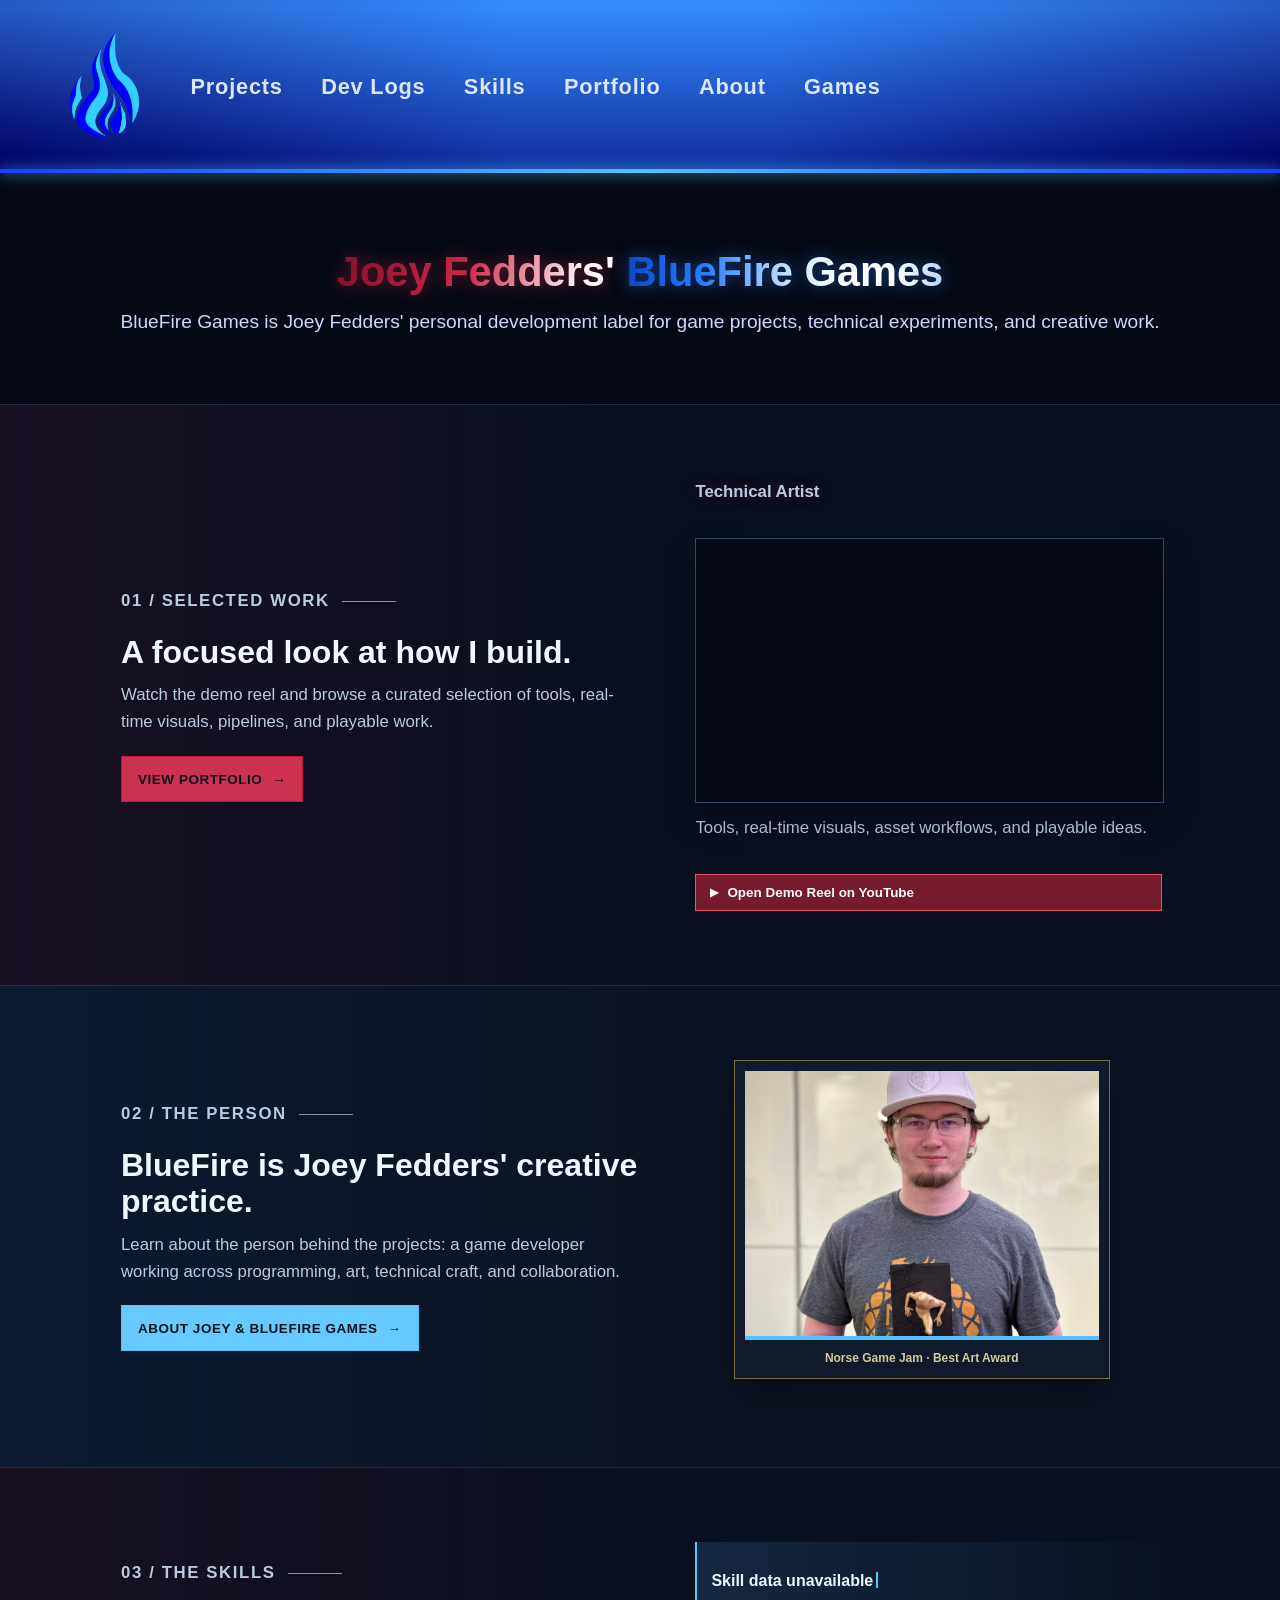
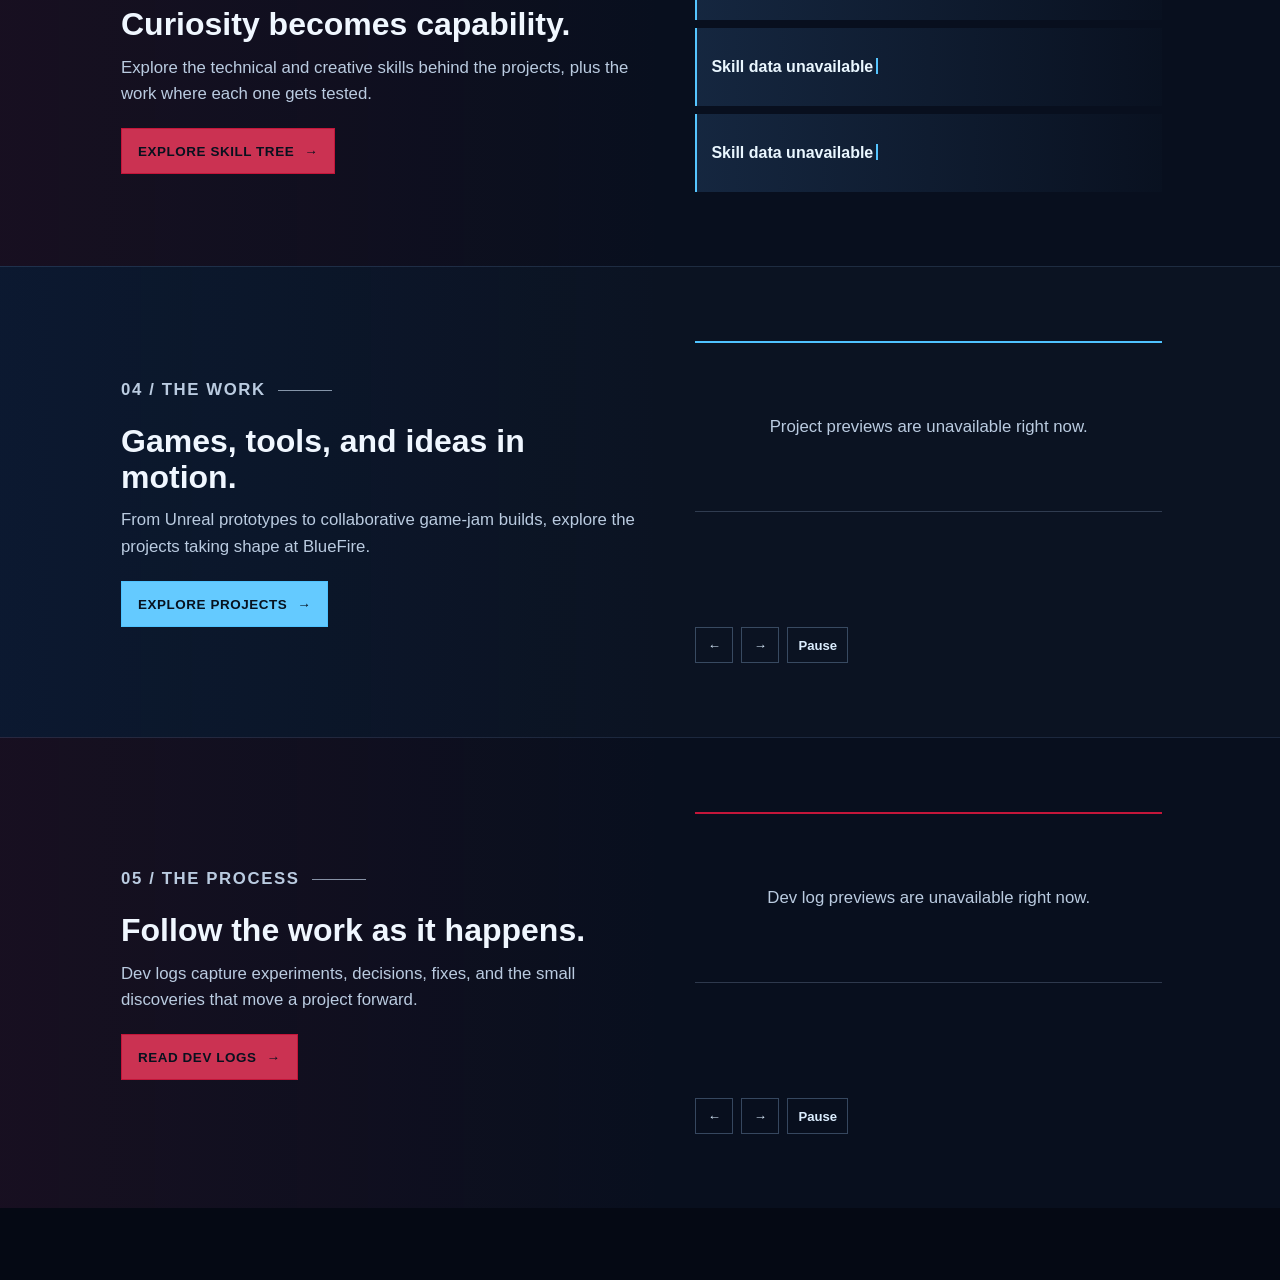
<file: index.html>
<!DOCTYPE html>
<!-- Version: v0.2.4.5.0 -->
<html>
<head>
    <meta charset="UTF-8">
    <meta name="viewport" content="width=device-width, initial-scale=1.0">
    <title>BlueFire Games | Home</title>
    <link rel="stylesheet" href="/style.css">

    <style>
        body {
            background: #050914; /* match project + devlog pages */
            color: #cdd7ff;
            margin: 0;
            font-family: sans-serif;
        }

        .home-intro {
            max-width: 1080px;
            margin: 76px auto 68px;
            padding: 0 24px;
            text-align: center;
        }

        .home-title {
            font-size: 2.6rem;
            line-height: 1.12;
            margin-bottom: 12px;
        }

        .joey-name,
        .bfgName {
            display: inline-block;
            -webkit-background-clip: text;
            background-clip: text;
            color: transparent;
            -webkit-text-fill-color: transparent;
            background-size: 180% 100%;
            background-repeat: no-repeat;
            text-decoration: none;
            font-weight: 800;
        }

        .joey-name {
            background-image: linear-gradient(100deg, #81112c 0%, #cb2746 26%, #fff2f4 49%, #ffffff 57%, #db3150 78%, #761027 100%);
            filter: drop-shadow(0 0 8px rgba(194, 29, 65, 0.5));
            animation: joeyFlare 4.4s ease-in-out infinite;
        }

        .bfgName {
            background-image: linear-gradient(90deg, #0b48c7 0%, #287fff 18%, #d7edff 39%, #ffffff 51%, #ffffff 61%, #68b4ff 81%, #0b48c7 100%);
            background-size: 140% 100%;
            filter: drop-shadow(0 0 8px rgba(35, 119, 255, 0.5));
            animation: bluefireFlare 5.2s ease-in-out infinite;
        }

        @keyframes joeyFlare {
            0%, 100% {
                background-position: 0% 50%;
                filter: drop-shadow(0 0 6px rgba(194, 29, 65, 0.42));
            }
            36% {
                background-position: 58% 50%;
                filter: drop-shadow(0 0 17px rgba(210, 37, 73, 0.85));
            }
            42% {
                filter: drop-shadow(0 0 8px rgba(194, 29, 65, 0.5));
            }
            78% {
                background-position: 100% 50%;
                filter: drop-shadow(0 0 14px rgba(210, 37, 73, 0.7));
            }
        }

        @keyframes bluefireFlare {
            0%, 100% {
                background-position: 0% 50%;
                filter: drop-shadow(0 0 6px rgba(35, 119, 255, 0.42));
            }
            42% {
                background-position: 50% 50%;
                filter: drop-shadow(0 0 16px rgba(35, 119, 255, 0.82));
            }
            48% {
                filter: drop-shadow(0 0 8px rgba(35, 119, 255, 0.52));
            }
            80% {
                background-position: 100% 50%;
                filter: drop-shadow(0 0 13px rgba(35, 119, 255, 0.7));
            }
        }

        p {
            color: #cdd7ff;
            font-size: 1.2rem;
            margin-top: 10px;
            line-height: 1.5;
        }

        .home-sections {
            width: 100%;
            margin: 0 0 72px;
        }

        .home-section {
            --section-accent: #4fc3ff;
            padding: 56px 24px;
            border-top: 1px solid rgba(119, 157, 205, 0.18);
            background: #080f1e;
        }

        .home-section:nth-child(even) {
            background: linear-gradient(90deg, rgba(16, 77, 170, 0.1), transparent 52%), #0b1322;
        }

        .home-section:nth-child(odd) {
            background: linear-gradient(90deg, rgba(151, 20, 52, 0.11), transparent 52%), #080f1e;
        }

        .home-section-projects { --section-accent: #4fc3ff; }
        .home-section-logs { --section-accent: #c4163a; }
        .home-section-skills { --section-accent: #c4163a; }
        .home-section-portfolio { --section-accent: #c4163a; }
        .home-section-about { --section-accent: #4fc3ff; }

        .home-section-inner {
            width: min(1080px, 100%);
            min-height: 240px;
            margin: 0 auto;
            padding: 18px;
            display: grid;
            grid-template-columns: minmax(0, 1fr) minmax(300px, 0.9fr);
            align-items: center;
            gap: 56px;
            box-sizing: border-box;
            border-left: 3px solid transparent;
            outline: 1px solid transparent;
            outline-offset: 0;
            transition: background 0.22s ease, border-color 0.22s ease, box-shadow 0.22s ease, outline-color 0.22s ease;
        }

        @media (hover: hover) {
            .home-section-inner:hover {
                border-left-color: var(--section-accent);
                outline-color: color-mix(in srgb, var(--section-accent) 52%, transparent);
                background: linear-gradient(100deg, color-mix(in srgb, var(--section-accent) 13%, transparent), rgba(12, 20, 34, 0.82) 52%, transparent);
                box-shadow: 0 18px 48px rgba(0, 0, 0, 0.22);
            }
        }

        .home-section-inner:focus-within {
            border-left-color: var(--section-accent);
            outline-color: color-mix(in srgb, var(--section-accent) 52%, transparent);
            background: linear-gradient(100deg, color-mix(in srgb, var(--section-accent) 13%, transparent), rgba(12, 20, 34, 0.82) 52%, transparent);
            box-shadow: 0 18px 48px rgba(0, 0, 0, 0.22);
        }

        .home-section-copy {
            min-width: 0;
        }

        .home-section-kicker {
            display: flex;
            align-items: center;
            gap: 12px;
            margin: 0 0 14px;
            color: var(--section-accent);
            font-size: 0.8rem;
            font-weight: 800;
            letter-spacing: 0.1rem;
            text-transform: uppercase;
        }

        .home-section-kicker::after {
            content: "";
            width: 54px;
            height: 1px;
            background: currentColor;
            opacity: 0.7;
        }

        .home-section h2 {
            margin: 0 0 12px;
            color: #f0f7ff;
            font-size: 2rem;
            line-height: 1.12;
        }

        .home-section p {
            max-width: 580px;
            margin: 0 0 20px;
            color: #bacbe0;
            font-size: 1.05rem;
            line-height: 1.6;
        }

        .home-section-link {
            display: inline-flex;
            align-items: center;
            justify-content: center;
            gap: 10px;
            min-height: 44px;
            padding: 0 16px;
            border: 1px solid var(--section-accent);
            background: color-mix(in srgb, var(--section-accent) 88%, #ffffff 12%);
            color: #07111e;
            font-size: 0.84rem;
            font-weight: 800;
            text-decoration: none;
            text-transform: uppercase;
            letter-spacing: 0.035rem;
            transition: background 0.18s ease, transform 0.18s ease;
        }

        .home-section-link::after {
            content: "→";
            transition: transform 0.18s ease;
        }

        .home-section-link:hover {
            background: #ffffff;
            color: #07111e;
            transform: translateY(-2px);
        }

        .home-section-link:hover::after {
            transform: translateX(4px);
        }

        .home-section-link:focus-visible,
        .home-link:focus-visible {
            outline: 3px solid #f3c969;
            outline-offset: 3px;
        }

        .home-rotator {
            min-width: 0;
        }

        .home-preview-stage {
            min-width: 0;
            min-height: 274px;
        }

        .home-preview {
            position: relative;
            display: block;
            min-height: 274px;
            border-top: 2px solid var(--section-accent);
            border-bottom: 1px solid rgba(160, 184, 214, 0.25);
            outline: 1px solid transparent;
            overflow: hidden;
            background: #091222;
            opacity: 0;
            transition: opacity 0.35s ease, outline-color 0.22s ease, box-shadow 0.22s ease;
        }

        .home-preview.is-visible {
            opacity: 1;
            transform: translateY(0);
        }

        .home-preview-media {
            position: absolute;
            inset: 0;
            display: block;
            min-width: 0;
            min-height: 0;
            overflow: hidden;
            background: #091222;
            color: #ffffff;
            cursor: pointer;
        }

        .home-preview-media .image-loader {
            position: absolute;
            inset: 0;
            width: 100%;
            height: 100%;
        }

        .home-preview-media .image-loader > img,
        .home-preview-media .image-loader > video {
            width: 100%;
            height: 100%;
            object-fit: cover;
            transition: transform 0.45s ease, filter 0.3s ease;
        }

        .home-preview:hover,
        .home-preview:focus-within {
            outline-color: var(--section-accent);
            box-shadow: 0 14px 34px rgba(0, 0, 0, 0.3), 0 0 22px color-mix(in srgb, var(--section-accent) 28%, transparent);
        }

        .home-preview:hover .home-preview-media .image-loader > img,
        .home-preview:hover .home-preview-media .image-loader > video,
        .home-preview:focus-within .home-preview-media .image-loader > img,
        .home-preview:focus-within .home-preview-media .image-loader > video {
            transform: scale(1.045);
            filter: saturate(1.12) brightness(1.05);
        }

        @media (prefers-reduced-motion: reduce) {
            .home-preview,
            .home-preview-media .image-loader > img,
            .home-preview-media .image-loader > video {
                transition: none;
            }
        }

        .home-preview-copy {
            display: flex;
            min-width: 0;
            flex-direction: column;
            justify-content: flex-end;
            position: absolute;
            z-index: 2;
            inset: auto 0 0;
            min-height: 98px;
            padding: 34px 18px 16px;
            pointer-events: none;
            background: linear-gradient(0deg, rgba(3, 8, 17, 0.96), rgba(3, 8, 17, 0.74) 60%, transparent);
        }

        .home-preview-title {
            display: block;
            margin: 0;
            color: #f0f7ff;
            font-size: 1.22rem;
            font-weight: 800;
            line-height: 1.2;
            text-decoration: none;
            overflow-wrap: anywhere;
            pointer-events: auto;
        }

        .home-preview-title:hover {
            color: var(--section-accent);
        }

        .home-preview-empty {
            min-height: 120px;
            display: grid;
            place-items: center;
            padding: 24px;
            border-top: 2px solid var(--section-accent);
            border-bottom: 1px solid rgba(160, 184, 214, 0.25);
            color: #91a6c1;
            font-size: 0.9rem;
            text-align: center;
        }

        .home-cycle-controls {
            display: flex;
            align-items: center;
            gap: 8px;
            margin-top: 12px;
        }

        .home-cycle-controls button {
            min-width: 38px;
            min-height: 36px;
            padding: 6px 10px;
            border: 1px solid rgba(145, 179, 220, 0.34);
            background: transparent;
            color: #dceeff;
            font: inherit;
            font-size: 0.82rem;
            font-weight: 800;
            cursor: pointer;
        }

        .home-cycle-controls button:hover,
        .home-cycle-controls button:focus-visible {
            border-color: var(--section-accent);
            background: rgba(58, 112, 168, 0.18);
        }

        .home-cycle-controls button:disabled {
            opacity: 0.45;
            cursor: not-allowed;
        }

        .home-cycle-count {
            min-width: 52px;
            margin-left: auto;
            color: #91a6c1;
            font-size: 0.75rem;
            text-align: right;
        }

        .home-skill-spotlight {
            display: grid;
            gap: 8px;
            min-width: 0;
        }

        .home-skill-entry {
            --skill-color: #55c5ff;
            --skill-glow: 8px;
            display: grid;
            grid-template-columns: minmax(0, 1fr) auto;
            align-items: center;
            gap: 12px;
            min-height: 58px;
            padding: 10px 14px;
            border-left: 2px solid var(--skill-color);
            background: linear-gradient(90deg, rgba(25, 46, 74, 0.76), rgba(12, 23, 39, 0.28));
        }

        .home-skill-name {
            min-width: 0;
            color: #eaf7ff;
            font-size: 1rem;
            font-weight: 800;
            line-height: 1.3;
            text-shadow: 0 0 var(--skill-glow-soft) var(--skill-color);
            animation: skillFlicker 2.8s ease-in-out infinite;
            overflow-wrap: anywhere;
        }

        @keyframes skillFlicker {
            0%, 100% {
                filter: brightness(1);
                text-shadow: 0 0 var(--skill-glow-soft) var(--skill-color);
            }
            43% {
                filter: brightness(1.14);
                text-shadow: 0 0 var(--skill-glow) var(--skill-color), 0 0 var(--skill-glow-strong) var(--skill-color);
            }
            48% {
                filter: brightness(0.94);
                text-shadow: 0 0 var(--skill-glow-soft) var(--skill-color);
            }
            75% {
                filter: brightness(1.08);
                text-shadow: 0 0 var(--skill-glow) var(--skill-color);
            }
        }

        .home-skill-name::after {
            content: "";
            display: inline-block;
            width: 2px;
            height: 1em;
            margin-left: 3px;
            vertical-align: -0.12em;
            background: var(--skill-color);
            animation: skillCaret 0.8s steps(2, start) infinite;
        }

        @keyframes skillCaret {
            to { visibility: hidden; }
        }

        .home-skill-level {
            color: var(--skill-color);
            font-size: 0.7rem;
            font-weight: 800;
            letter-spacing: 0.04rem;
            white-space: nowrap;
        }

        .home-role-spotlight {
            min-width: 0;
            display: grid;
            gap: 12px;
        }

        .home-role-value {
            min-height: 1.2em;
            margin: 0;
            color: #ffffff;
            font-size: 1.25rem;
            font-weight: 900;
            line-height: 1.16;
            text-shadow: 0 0 16px rgba(196, 22, 58, 0.4);
            transition: opacity 0.24s ease, transform 0.24s ease;
        }

        .home-role-value.is-changing {
            opacity: 0;
            transform: translateY(5px);
        }

        .home-role-note {
            margin: -4px 0 0;
            color: #aebfd5;
            font-size: 0.88rem;
            line-height: 1.5;
        }

        .home-role-reel {
            position: relative;
            width: 100%;
            padding-top: 56.25%;
            border: 1px solid #31496c;
            background: #050914;
            box-shadow: 0 16px 32px rgba(0, 0, 0, 0.28);
            overflow: hidden;
        }

        .home-role-reel iframe {
            position: absolute;
            inset: 0;
            width: 100%;
            height: 100%;
            border: 0;
        }

        .home-demo-link {
            display: inline-flex;
            align-items: center;
            gap: 9px;
            padding: 10px 14px;
            border: 1px solid #e45663;
            background: #761a2d;
            color: #fff;
            font-size: 0.84rem;
            font-weight: 800;
            text-decoration: none;
        }

        .home-demo-link::before {
            content: "▶";
            font-size: 0.68rem;
        }

        .home-demo-link:hover,
        .home-demo-link:focus-visible {
            background: #a9223b;
        }

        .home-about-photos {
            position: relative;
            width: min(100%, 390px);
            margin: 0 auto;
            padding: 0 14px 14px 0;
            box-sizing: border-box;
        }

        .home-about-photos figure {
            position: relative;
            margin: 0;
            min-width: 0;
            padding: 10px 10px 38px;
            border: 1px solid rgba(243, 201, 105, 0.48);
            background: #101a2a;
            box-shadow: 0 20px 40px rgba(0, 0, 0, 0.3);
        }

        .home-about-photos img {
            display: block;
            width: 100%;
            height: auto;
            aspect-ratio: 4 / 3;
            object-fit: cover;
            object-position: center 36%;
            border-bottom: 4px solid var(--section-accent);
        }

        .home-about-photos figcaption {
            position: absolute;
            right: 10px;
            bottom: 11px;
            left: 10px;
            color: #d6c99f;
            font-size: 0.75rem;
            font-weight: 700;
            line-height: 1.3;
            text-align: center;
        }

        @media (prefers-reduced-motion: reduce) {
            .joey-name,
            .bfgName,
            .home-skill-name::after,
            .home-skill-name,
            .home-role-value {
                animation: none;
                transition: none;
            }

            .home-section-link::after,
            .home-preview,
            .home-preview-title {
                transition: none;
            }
        }

        @media (max-width: 680px) {
            main {
                margin: 40px auto 52px;
            }

            .home-title {
                font-size: 2rem;
                line-height: 1.15;
            }

            p {
                font-size: 1.05rem;
            }

            .home-section {
                padding: 38px 18px;
            }

            .home-section-inner,
            .home-section-portfolio .home-section-inner {
                grid-template-columns: minmax(0, 1fr);
                gap: 26px;
                min-height: 0;
                padding: 14px;
            }

            .home-section h2 {
                font-size: 1.7rem;
            }

            .home-preview {
                grid-template-columns: minmax(0, 1fr);
            }

            .home-preview-media {
                min-height: 0;
                aspect-ratio: 16 / 9;
            }

            .home-preview-stage {
                min-height: 0;
            }

            .home-preview-copy {
                min-height: 174px;
                padding: 16px;
            }

            .home-role-value {
                font-size: 1.55rem;
            }
        }

        @media (max-width: 420px) {
            .home-about-photos img {
                aspect-ratio: 4 / 3;
            }
        }
    </style>
</head>

<body>

    <div id="nav-placeholder"></div>

    <main class="home-intro">
        <h1 class="home-title"><span class="joey-name">Joey Fedders'</span> <span class="bfgName">BlueFire Games</span></h1>
        <p>BlueFire Games is Joey Fedders' personal development label for game projects, technical experiments, and creative work.</p>
    </main>

    <section class="home-sections" aria-label="Explore BlueFire Games">
        <section class="home-section home-section-portfolio">
            <div class="home-section-inner">
                <div class="home-section-copy">
                    <p class="home-section-kicker">01 / Selected Work</p>
                    <h2>A focused look at how I build.</h2>
                    <p>Watch the demo reel and browse a curated selection of tools, real-time visuals, pipelines, and playable work.</p>
                    <a class="home-section-link" href="/portfolio/">View Portfolio</a>
                </div>
                <div class="home-role-spotlight" aria-label="Technical Artist and Game Developer">
                    <p class="home-role-value" id="home-role-value" aria-live="off">Technical Artist</p>
                    <div class="home-role-reel">
                        <iframe src="https://www.youtube.com/embed/pVq4BXmdm0I" title="Joey Fedders Demo Reel" loading="lazy" allow="accelerometer; autoplay; clipboard-write; encrypted-media; gyroscope; picture-in-picture; web-share" allowfullscreen></iframe>
                    </div>
                    <p class="home-role-note">Tools, real-time visuals, asset workflows, and playable ideas.</p>
                    <a class="home-demo-link" href="https://youtu.be/pVq4BXmdm0I" target="_blank" rel="noopener noreferrer">Open Demo Reel on YouTube</a>
                </div>
            </div>
        </section>

        <section class="home-section home-section-about">
            <div class="home-section-inner">
                <div class="home-section-copy">
                    <p class="home-section-kicker">02 / The Person</p>
                    <h2>BlueFire is Joey Fedders' creative practice.</h2>
                    <p>Learn about the person behind the projects: a game developer working across programming, art, technical craft, and collaboration.</p>
                    <a class="home-section-link" href="/about.html">About Joey &amp; BlueFire Games</a>
                </div>
                <div class="home-about-photos">
                    <figure class="home-about-photo-frame">
                        <img src="/assets/images/JoeyFedders_NGJ_Award_Photo.jpg" alt="Joey Fedders at the Norse Game Jam awards">
                        <figcaption>Norse Game Jam · Best Art Award</figcaption>
                    </figure>
                </div>
            </div>
        </section>

        <section class="home-section home-section-skills">
            <div class="home-section-inner">
                <div class="home-section-copy">
                    <p class="home-section-kicker">03 / The Skills</p>
                    <h2>Curiosity becomes capability.</h2>
                    <p>Explore the technical and creative skills behind the projects, plus the work where each one gets tested.</p>
                    <a class="home-section-link" href="/skills/">Explore Skill Tree</a>
                </div>
                <div class="home-skill-spotlight" id="home-skill-spotlight" aria-label="Skill spotlights">
                    <div class="home-skill-entry" data-skill-slot="0"><span class="home-skill-name"></span><span class="home-skill-level"></span></div>
                    <div class="home-skill-entry" data-skill-slot="1"><span class="home-skill-name"></span><span class="home-skill-level"></span></div>
                    <div class="home-skill-entry" data-skill-slot="2"><span class="home-skill-name"></span><span class="home-skill-level"></span></div>
                </div>
            </div>
        </section>

        <section class="home-section home-section-projects">
            <div class="home-section-inner">
                <div class="home-section-copy">
                    <p class="home-section-kicker">04 / The Work</p>
                    <h2>Games, tools, and ideas in motion.</h2>
                    <p>From Unreal prototypes to collaborative game-jam builds, explore the projects taking shape at BlueFire.</p>
                    <a class="home-section-link" href="/projects/">Explore Projects</a>
                </div>
                <div class="home-rotator" id="project-rotator" style="--section-accent:#4fc3ff;" aria-label="Featured projects">
                    <div class="home-preview-stage" id="project-preview" aria-live="off"></div>
                    <div class="home-cycle-controls">
                        <button type="button" data-action="previous" aria-label="Previous project">←</button>
                        <button type="button" data-action="next" aria-label="Next project">→</button>
                        <button type="button" data-action="pause" aria-label="Pause project previews">Pause</button>
                        <span class="home-cycle-count" id="project-cycle-count"></span>
                    </div>
                </div>
            </div>
        </section>

        <section class="home-section home-section-logs">
            <div class="home-section-inner">
                <div class="home-section-copy">
                    <p class="home-section-kicker">05 / The Process</p>
                    <h2>Follow the work as it happens.</h2>
                    <p>Dev logs capture experiments, decisions, fixes, and the small discoveries that move a project forward.</p>
                    <a class="home-section-link" href="/devlogs/">Read Dev Logs</a>
                </div>
                <div class="home-rotator" id="devlog-rotator" style="--section-accent:#c4163a;" aria-label="Recent development logs">
                    <div class="home-preview-stage" id="devlog-preview" aria-live="off"></div>
                    <div class="home-cycle-controls">
                        <button type="button" data-action="previous" aria-label="Previous development log">←</button>
                        <button type="button" data-action="next" aria-label="Next development log">→</button>
                        <button type="button" data-action="pause" aria-label="Pause development log previews">Pause</button>
                        <span class="home-cycle-count" id="devlog-cycle-count"></span>
                    </div>
                </div>
            </div>
        </section>
    </section>

    <script src="/components/loader.js"></script>
    <script>
        fetch("/nav.html", { cache: "no-store" })
            .then(response => response.text())
            .then(html => {
                document.getElementById("nav-placeholder").innerHTML = html;
                const nav = document.querySelector(".navbar");
                if (!nav) return;

                let lastScroll = 0;
                window.addEventListener("scroll", () => {
                    const current = window.scrollY;
                    if (current > lastScroll && current > 50) nav.classList.add("hidden");
                    else nav.classList.remove("hidden");
                    lastScroll = current;
                });
            });
    </script>

    <script>
        const HOME_WORKER = "https://bluefire-notion.jfedders6.workers.dev";
        const HOME_REDUCED_MOTION = window.matchMedia("(prefers-reduced-motion: reduce)").matches;

        function makeTextElement(tag, className, text) {
            const element = document.createElement(tag);
            element.className = className;
            element.textContent = text || "";
            return element;
        }

        function setupHomeRotator(config) {
            const root = document.getElementById(config.rootId);
            const stage = document.getElementById(config.stageId);
            const counter = document.getElementById(config.counterId);
            if (!root || !stage || !Array.isArray(config.items) || !config.items.length) {
                if (stage) {
                    stage.setAttribute("aria-busy", "false");
                    stage.appendChild(makeTextElement("p", "home-preview-empty", config.emptyText));
                }
                root?.querySelector(".home-cycle-controls")?.setAttribute("hidden", "");
                return;
            }

            let index = 0;
            let paused = HOME_REDUCED_MOTION;
            const itemLabel = config.label || "preview";
            const pauseButton = root.querySelector('[data-action="pause"]');
            const previousButton = root.querySelector('[data-action="previous"]');
            const nextButton = root.querySelector('[data-action="next"]');

            function render() {
                const item = config.items[index];
                const preview = document.createElement("article");
                preview.className = "home-preview";

                const mediaLink = document.createElement("a");
                mediaLink.className = "home-preview-media";
                mediaLink.href = config.linkFor(item);
                mediaLink.setAttribute("aria-label", `Open ${item.title}`);
                mediaLink.appendChild(window.createThumbnailMedia(
                    item.thumbnail,
                    item.title,
                    "home-preview-thumb",
                    { loading: "eager", preload: "metadata", playOnHover: config.label === "dev log" }
                ));

                const copy = document.createElement("div");
                copy.className = "home-preview-copy";

                const titleLink = document.createElement("a");
                titleLink.className = "home-preview-title";
                titleLink.href = config.linkFor(item);
                titleLink.textContent = item.title || "Untitled";
                copy.appendChild(titleLink);
                preview.appendChild(mediaLink);
                preview.appendChild(copy);
                stage.replaceChildren(preview);
                stage.setAttribute("aria-busy", "false");
                if (counter) counter.textContent = `${String(index + 1).padStart(2, "0")} / ${String(config.items.length).padStart(2, "0")}`;
                requestAnimationFrame(() => preview.classList.add("is-visible"));
            }

            function move(amount) {
                index = (index + amount + config.items.length) % config.items.length;
                render();
            }

            function updatePauseButton() {
                pauseButton.textContent = paused ? "Play" : "Pause";
                pauseButton.setAttribute("aria-label", `${paused ? "Resume" : "Pause"} ${itemLabel} rotation`);
                pauseButton.setAttribute("aria-pressed", String(paused));
            }

            previousButton.addEventListener("click", () => move(-1));
            nextButton.addEventListener("click", () => move(1));
            pauseButton.addEventListener("click", () => {
                paused = !paused;
                updatePauseButton();
            });

            render();
            updatePauseButton();

            if (config.items.length > 1) {
                window.setInterval(() => {
                    const isInteracting = root.matches(":hover") || root.contains(document.activeElement);
                    if (!paused && !HOME_REDUCED_MOTION && !document.hidden && !isInteracting) move(1);
                }, config.interval || 8000);
            } else {
                previousButton.disabled = true;
                nextButton.disabled = true;
                pauseButton.disabled = true;
            }
        }

        function weightedSkill(skills, excludedNames) {
            const available = skills.filter(skill => !excludedNames.has(skill.name));
            const totalWeight = available.reduce((sum, skill) => sum + Math.max(1, Number(skill.level) || 1), 0);
            let roll = Math.random() * totalWeight;
            for (const skill of available) {
                roll -= Math.max(1, Number(skill.level) || 1);
                if (roll <= 0) return skill;
            }
            return available[0] || null;
        }

        function typeSkillEntry(entry, skill) {
            const name = entry.querySelector(".home-skill-name");
            const levelLabel = entry.querySelector(".home-skill-level");
            const level = Math.max(1, Math.min(10, Number(skill.level) || 1));
            const sequence = Number(entry.dataset.sequence || 0) + 1;
            entry.dataset.sequence = String(sequence);
            entry.dataset.skillName = skill.name;
            entry.style.setProperty("--skill-glow", `${3 + level * 1.25}px`);
            entry.style.setProperty("--skill-glow-soft", `${2 + level * 0.8}px`);
            entry.style.setProperty("--skill-glow-strong", `${8 + level * 2}px`);
            entry.style.setProperty("--skill-color", level >= 8 ? "#d83c51" : level >= 6 ? "#4fc3ff" : "#8bd7ea");
            name.textContent = "";
            levelLabel.textContent = `LVL ${level}`;

            if (HOME_REDUCED_MOTION) {
                name.textContent = skill.name;
                return;
            }

            const characters = Array.from(skill.name);
            let position = 0;
            const typeNextCharacter = () => {
                if (Number(entry.dataset.sequence) !== sequence || position >= characters.length) return;
                name.textContent += characters[position++];
                window.setTimeout(typeNextCharacter, 36);
            };
            typeNextCharacter();
        }

        function setupSkillSpotlight(skills) {
            const candidates = skills.filter(skill => Number(skill.level) > 0 && skill.category !== "Lifestyle");
            const entries = Array.from(document.querySelectorAll(".home-skill-entry"));
            if (!candidates.length) {
                entries.forEach(entry => entry.querySelector(".home-skill-name").textContent = "Skill data unavailable");
                return;
            }

            const initialSkills = [];
            while (initialSkills.length < entries.length && initialSkills.length < candidates.length) {
                const skill = weightedSkill(candidates, new Set(initialSkills.map(item => item.name)));
                if (!skill) break;
                initialSkills.push(skill);
            }

            entries.forEach((entry, slotIndex) => {
                if (!initialSkills[slotIndex]) return;
                typeSkillEntry(entry, initialSkills[slotIndex]);
                if (HOME_REDUCED_MOTION) return;

                const cycleSkill = () => {
                    const excluded = new Set(entries.filter(other => other !== entry).map(other => other.dataset.skillName));
                    const nextSkill = weightedSkill(candidates, excluded);
                    if (nextSkill) typeSkillEntry(entry, nextSkill);
                    window.setTimeout(cycleSkill, 5200 + Math.random() * 2800);
                };
                window.setTimeout(cycleSkill, 6200 + slotIndex * 800 + Math.random() * 1200);
            });
        }

        async function getHomeData(endpoint) {
            const response = await fetch(`${HOME_WORKER}/${endpoint}`, { mode: "cors", cache: "no-store" });
            if (!response.ok) throw new Error(`Home ${endpoint} request failed`);
            return response.json();
        }

        async function initializeHomePreviews() {
            const projectRequest = getHomeData("projects").then(projects => {
                const preferred = ["vert", "hyphae unbound", "wizard gunslinger", "icarus vector", "masqueraid", "motion capture animation pipeline"];
                const candidates = projects.filter(project => project.title && project.description && project.thumbnail && !["miscellaneous", "skill development & enrichment"].includes(project.title.toLowerCase()));
                candidates.sort((left, right) => {
                    const leftRank = preferred.indexOf(left.title.toLowerCase());
                    const rightRank = preferred.indexOf(right.title.toLowerCase());
                    return (leftRank < 0 ? 999 : leftRank) - (rightRank < 0 ? 999 : rightRank);
                });
                setupHomeRotator({
                    rootId: "project-rotator",
                    stageId: "project-preview",
                    counterId: "project-cycle-count",
                    items: candidates.slice(0, 8),
                    label: "project",
                    interval: 7600,
                    emptyText: "Project previews are unavailable right now.",
                    linkFor: project => `/projects/project.html?id=${project.id}`
                });
            }).catch(() => setupHomeRotator({ rootId: "project-rotator", stageId: "project-preview", items: [], emptyText: "Project previews are unavailable right now." }));

            const devlogRequest = getHomeData("devlogs").then(devlogs => {
                const candidates = devlogs.filter(devlog => devlog.title && devlog.thumbnail).slice(0, 12);
                setupHomeRotator({
                    rootId: "devlog-rotator",
                    stageId: "devlog-preview",
                    counterId: "devlog-cycle-count",
                    items: candidates,
                    label: "dev log",
                    interval: 8400,
                    emptyText: "Dev log previews are unavailable right now.",
                    linkFor: devlog => `/devlogs/devlog.html?id=${devlog.id}`
                });
            }).catch(() => setupHomeRotator({ rootId: "devlog-rotator", stageId: "devlog-preview", items: [], emptyText: "Dev log previews are unavailable right now." }));

            const skillRequest = getHomeData("skills").then(setupSkillSpotlight).catch(() => setupSkillSpotlight([]));
            await Promise.all([projectRequest, devlogRequest, skillRequest]);
        }

        function setupRoleSpotlight() {
            const role = document.getElementById("home-role-value");
            if (!role || HOME_REDUCED_MOTION) return;
            const roles = ["Technical Artist", "Game Developer"];
            let index = 0;
            window.setInterval(() => {
                if (document.hidden) return;
                role.classList.add("is-changing");
                window.setTimeout(() => {
                    index = (index + 1) % roles.length;
                    role.textContent = roles[index];
                    role.classList.remove("is-changing");
                }, 240);
            }, 4200);
        }

        initializeHomePreviews();
        setupRoleSpotlight();
    </script>



</body>
</html>
</file>
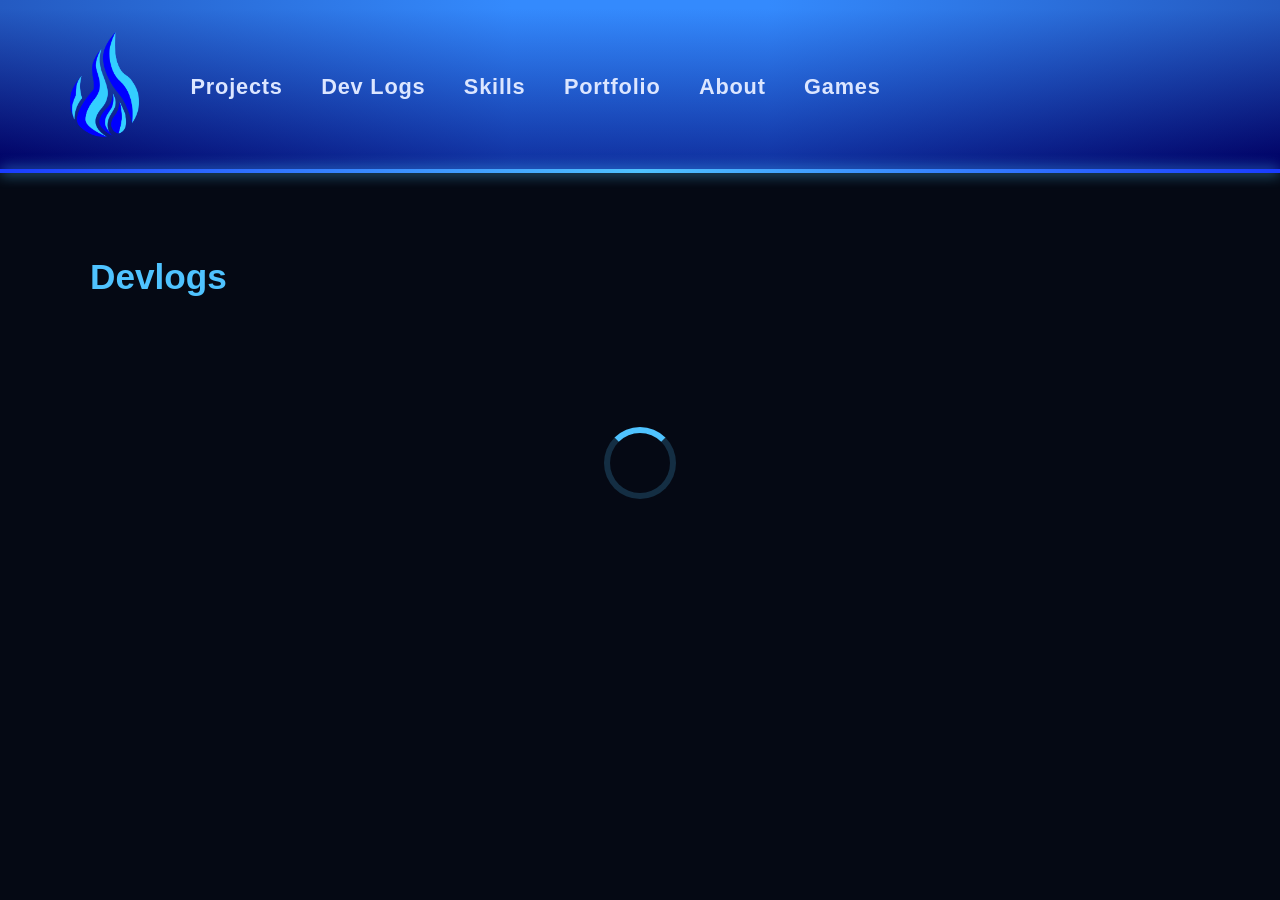
<file: devlogs/index.html>
<!DOCTYPE html>
<!-- Version: v0.2.4.2.0 -->
<html lang="en">
<head>
  <meta charset="UTF-8" />
  <meta name="viewport" content="width=device-width, initial-scale=1.0" />
  <title>BlueFire Games | DevLogs</title>

  <link rel="stylesheet" href="/style.css" />

  <style>
    body {
      background: #050914;
      color: #d8e2f3;
    }

    .page-container {
      max-width: 1100px;
      margin: 40px auto;
      padding: 20px;
    }

    .page-title {
      color: #4fc3ff;
      font-size: 2.2rem;
      margin-bottom: 10px;
    }

    .filters {
      display: flex;
      flex-wrap: wrap;
      gap: 12px;
      margin: 20px 0 30px 0;
    }

    .filter-pill {
      padding: 6px 14px;
      background: #0f1a33;
      border: 1px solid #1a2a4a;
      border-radius: 20px;
      cursor: pointer;
      font-size: 0.9rem;
      transition: 0.2s ease;
      color: #9bb3d6;
    }

    .filter-pill.active {
      background: #4fc3ff;
      color: #000;
      border-color: #4fc3ff;
      box-shadow: 0 0 10px rgba(79, 195, 255, 0.4);
    }

    .devlog-grid {
      display: grid;
      grid-template-columns: repeat(auto-fill, minmax(min(100%, 260px), 1fr));
      gap: 24px;
    }

    .devlog-card {
      background: #0a1226;
      border: 1px solid #1a2a4a;
      border-radius: 12px;
      overflow: hidden;
      transition: 0.25s ease;
      cursor: pointer;
    }

    .devlog-card:hover {
      transform: scale(1.02);
      border-color: #4fc3ff;
      box-shadow: 0 0 12px rgba(79, 195, 255, 0.35);
    }

    .devlog-thumb {
      width: 100%;
      height: 160px;
      object-fit: cover;
      background: #0f1a33;
    }

    .devlog-card > .image-loader {
      height: 160px;
      margin-bottom: 0;
      border: 0;
      border-radius: 0;
    }

    .devlog-info {
      padding: 14px 16px;
    }

    .devlog-title {
      font-size: 1.15rem;
      color: #4fc3ff;
      margin: 0 0 6px 0;
    }

    .devlog-date {
      font-size: 0.85rem;
      color: #9bb3d6;
      margin-bottom: 10px;
    }

    .tag-row {
      display: flex;
      flex-wrap: wrap;
      gap: 6px;
    }

    .tag-pill {
      padding: 3px 10px;
      background: #0f1a33;
      border: 1px solid #1a2a4a;
      border-radius: 12px;
      font-size: 0.75rem;
      color: #9bb3d6;
    }

    .loader {
      margin: 40px auto;
    }

    @media (max-width: 680px) {
      .page-container {
        margin: 24px auto;
        padding: 14px;
      }

      .page-title {
        font-size: 1.9rem;
      }

      .devlog-grid {
        gap: 16px;
      }
    }
  </style>
</head>

<body>

<div id="nav-placeholder"></div>

<div class="page-container">

  <h1 class="page-title">Devlogs</h1>

  <!-- FILTERS -->
  <div id="filters" class="filters"></div>

  <!-- GRID -->
  <div id="devlog-grid" class="devlog-grid"></div>

  <!-- LOADER -->
  <div id="loader" class="section-loader">
    <div class="loader"></div>
  </div>

</div>

<script src="/components/loader.js"></script>
<script>
// Load navigation
fetch("/nav.html")
  .then(r => r.text())
  .then(html => {
    document.getElementById("nav-placeholder").innerHTML = html;
  });

function createPill(label, active = false) {
  const pill = document.createElement("div");
  pill.className = "filter-pill" + (active ? " active" : "");
  pill.textContent = label;
  return pill;
}

function formatISO(dateStr) {
  if (!dateStr) return "";
  const d = new Date(dateStr);
  return d.toISOString().split("T")[0]; // YYYY-MM-DD
}

async function loadDevlogs() {
  const WORKER = "https://bluefire-notion.jfedders6.workers.dev";

  const res = await fetch(`${WORKER}/devlogs`, {
    method: "GET",
    mode: "cors",
    cache: "no-store"
  });

  const devlogs = await res.json();

  document.getElementById("loader").style.display = "none";

  // Build tag cloud
  const tagSet = new Set();
  devlogs.forEach(d => (d.tags || []).forEach(t => tagSet.add(t)));

  const filters = document.getElementById("filters");

  // "All" pill
  const allPill = createPill("All", true);
  filters.appendChild(allPill);

  tagSet.forEach(tag => {
    const pill = createPill(tag);
    filters.appendChild(pill);
  });

  // Render grid
  const grid = document.getElementById("devlog-grid");

  function render(filterTag = null) {
    grid.innerHTML = "";

    devlogs
      .filter(d => !filterTag || d.tags.includes(filterTag))
      .forEach(d => {
        const card = document.createElement("div");
        card.className = "devlog-card";
        card.onclick = () => {
          window.location.href = `/devlogs/devlog.html?id=${d.id}`;
        };

        const img = createThumbnailMedia(d.thumbnail, d.title, "devlog-thumb", { playOnHover: true });

        const info = document.createElement("div");
        info.className = "devlog-info";

        const title = document.createElement("div");
        title.className = "devlog-title";
        title.textContent = d.title;

        const date = document.createElement("div");
        date.className = "devlog-date";
        date.textContent = formatISO(d.date);

        const tagRow = document.createElement("div");
        tagRow.className = "tag-row";

        (d.tags || []).forEach(t => {
          const tagPill = document.createElement("div");
          tagPill.className = "tag-pill";
          tagPill.textContent = t;
          tagRow.appendChild(tagPill);
        });

        info.appendChild(title);
        info.appendChild(date);
        info.appendChild(tagRow);

        card.appendChild(img);
        card.appendChild(info);
        grid.appendChild(card);
      });
  }

  render();

  // Filter logic
  filters.addEventListener("click", e => {
    if (!e.target.classList.contains("filter-pill")) return;

    document.querySelectorAll(".filter-pill").forEach(p =>
      p.classList.remove("active")
    );

    e.target.classList.add("active");

    const tag = e.target.textContent;
    if (tag === "All") render(null);
    else render(tag);
  });
}

loadDevlogs();
</script>

</body>
</html>
</file>
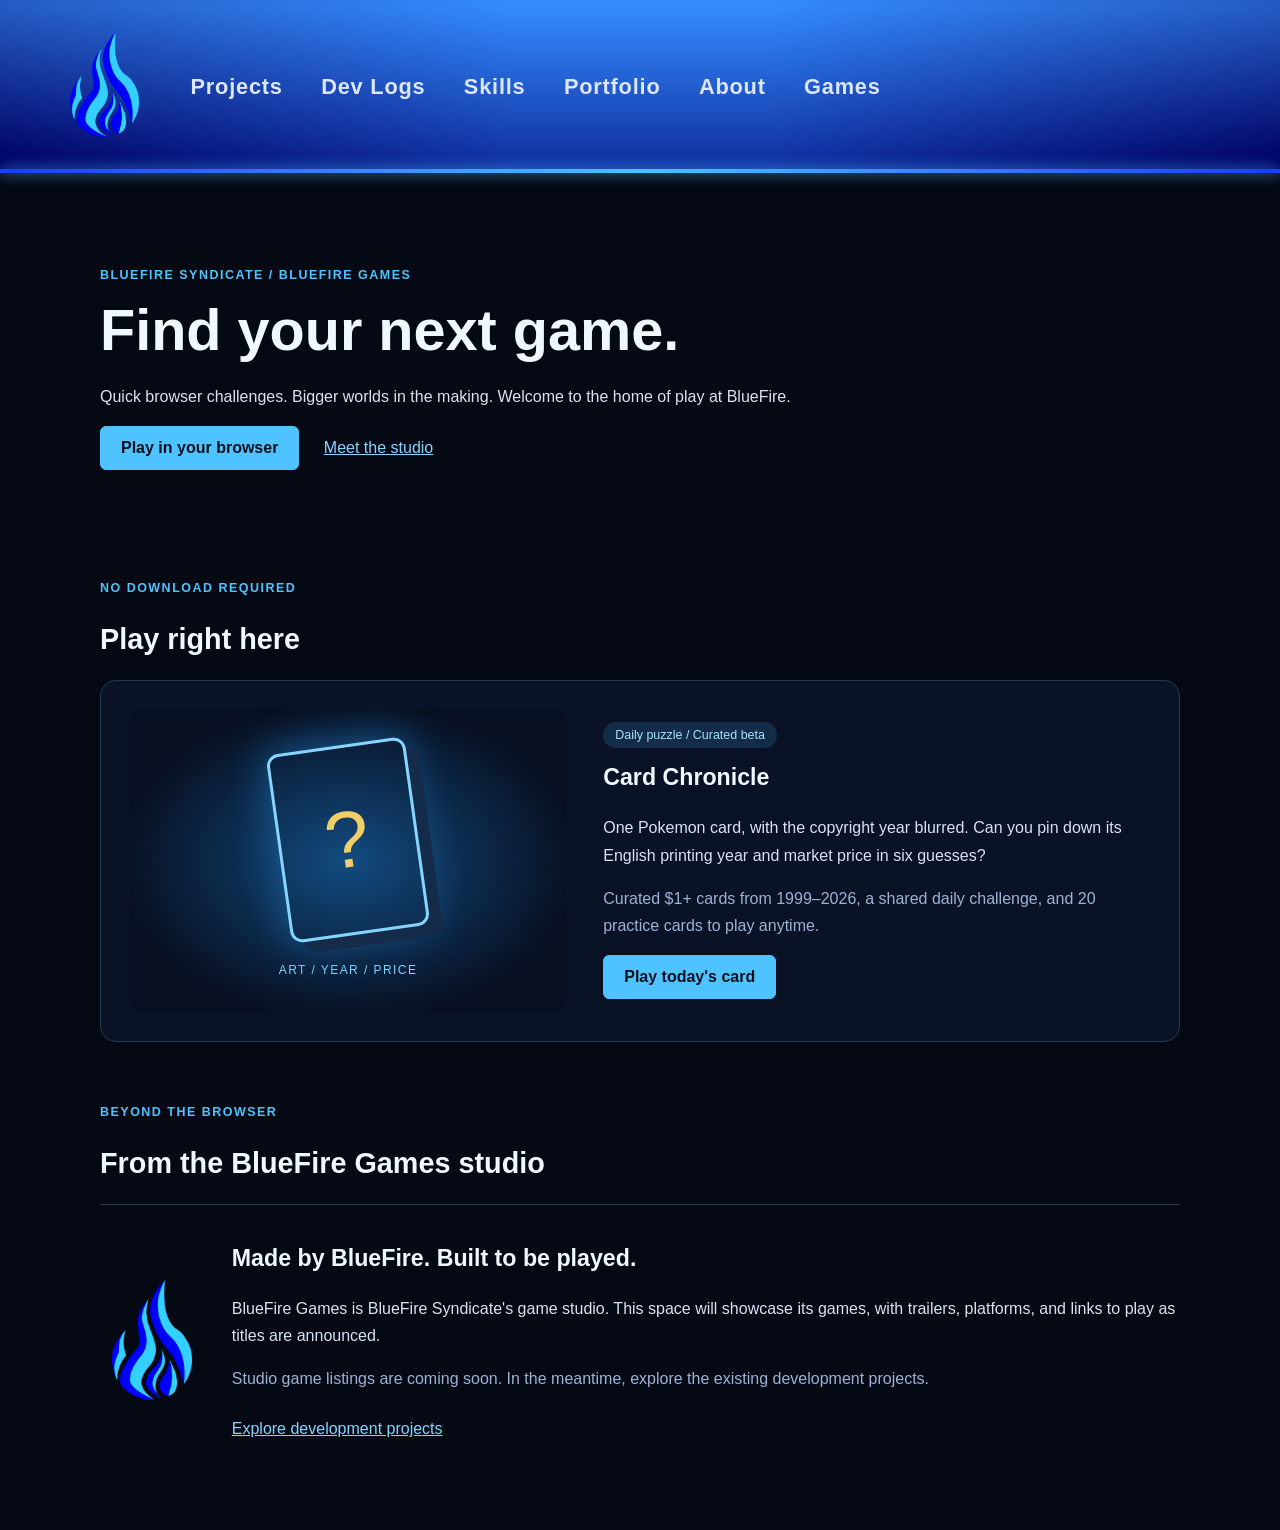
<file: games/index.html>
<!DOCTYPE html>
<!-- Version: v0.2.4.0.0 -->
<html lang="en">
<head>
    <meta charset="UTF-8">
    <meta name="viewport" content="width=device-width, initial-scale=1.0">
    <meta name="description" content="Play daily browser games and discover BlueFire Syndicate's BlueFire Games studio.">
    <title>Games | BlueFire Games</title>
    <link rel="stylesheet" href="/style.css">
    <link rel="stylesheet" href="/games/games.css">
    <script type="module" src="/games/navigation.js"></script>
</head>
<body>
    <div id="nav-placeholder"><a href="/">Home</a></div>
    <main class="games-page">
        <header class="games-hero">
            <p class="eyebrow">BlueFire Syndicate / BlueFire Games</p>
            <h1>Find your next game.</h1>
            <p>Quick browser challenges. Bigger worlds in the making. Welcome to the home of play at BlueFire.</p>
            <a class="game-button" href="#browser-games">Play in your browser</a>
            <a class="text-link" href="#studio-games">Meet the studio</a>
        </header>
        <section id="browser-games" aria-labelledby="browser-title">
            <p class="eyebrow">No download required</p>
            <h2 id="browser-title">Play right here</h2>
            <article class="game-feature">
                <div class="chronicle-cover" aria-hidden="true">
                    <span class="cover-card">?</span>
                    <span>ART / YEAR / PRICE</span>
                </div>
                <div>
                    <span class="game-badge">Daily puzzle / Curated beta</span>
                    <h3>Card Chronicle</h3>
                    <p>One Pokemon card, with the copyright year blurred. Can you pin down its English printing year and market price in six guesses?</p>
                    <p class="muted">Curated $1+ cards from 1999&ndash;2026, a shared daily challenge, and 20 practice cards to play anytime.</p>
                    <a class="game-button" href="/games/card-chronicle/">Play today's card</a>
                </div>
            </article>
        </section>
        <section id="studio-games" aria-labelledby="studio-title">
            <p class="eyebrow">Beyond the browser</p>
            <h2 id="studio-title">From the BlueFire Games studio</h2>
            <div class="studio-panel">
                <img src="/assets/BlueFire_Logo_active.png" alt="BlueFire Games" width="120" height="120">
                <div>
                    <h3>Made by BlueFire. Built to be played.</h3>
                    <p>BlueFire Games is BlueFire Syndicate's game studio. This space will showcase its games, with trailers, platforms, and links to play as titles are announced.</p>
                    <p class="muted">Studio game listings are coming soon. In the meantime, explore the existing development projects.</p>
                    <a class="text-link" href="/projects/">Explore development projects</a>
                </div>
            </div>
        </section>
    </main>
</body>
</html>
</file>
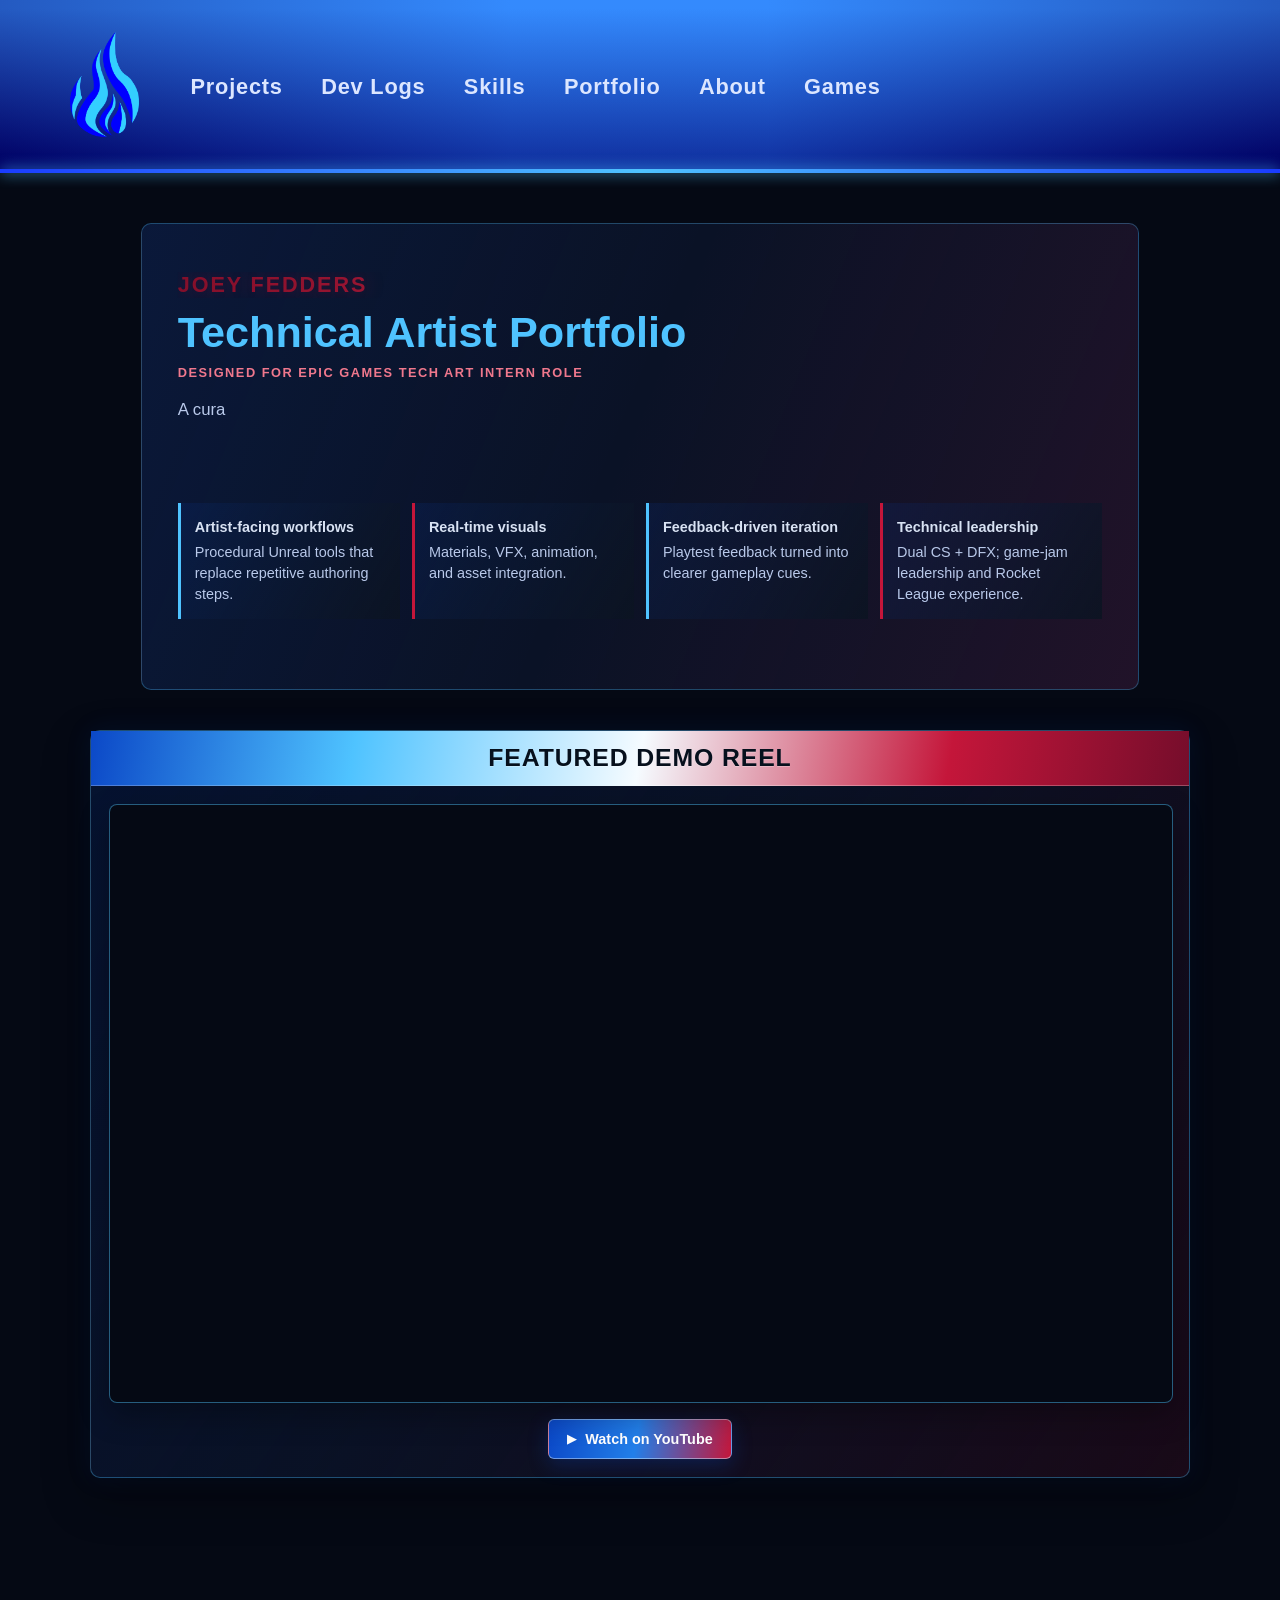
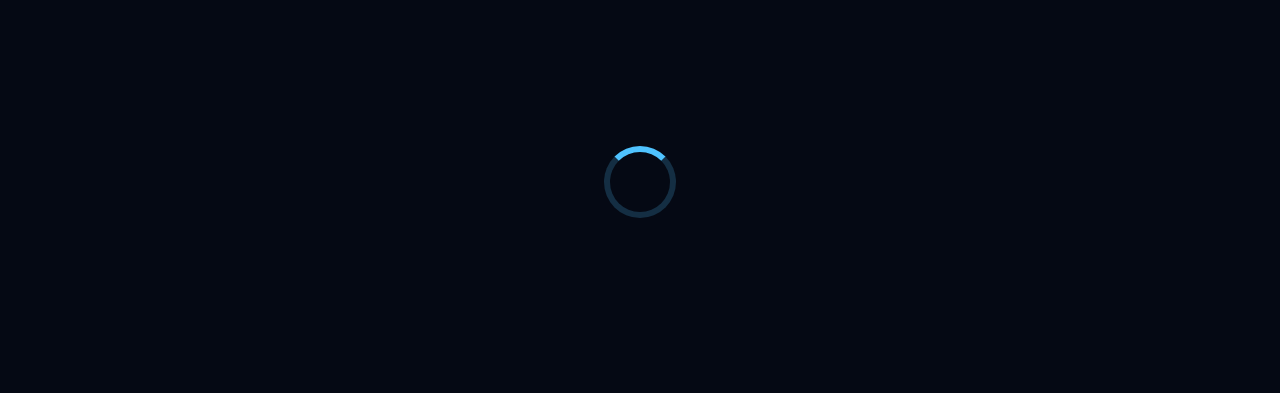
<file: portfolio/index.html>
<!DOCTYPE html>
<!-- Version: v0.2.4.6.0 -->
<html lang="en">
<head>
  <meta charset="UTF-8" />
  <meta name="viewport" content="width=device-width, initial-scale=1.0" />
  <title>BlueFire Games | Portfolio</title>

  <link rel="stylesheet" href="/style.css" />
  <link rel="stylesheet" href="/components/cards/card.css" />

  <style>
    html, body {
      overflow-x: hidden;
    }

    body {
      --palette-blue: #0b48c7;
      --palette-blue-light: #4fc3ff;
      --palette-crimson: #c4163a;
      --palette-crimson-deep: #750d2b;
      --palette-white: #f5fbff;
      background: #050914;
      color: #d8e2f3;
    }

    .page-container {
      width: min(85vw, 1600px);
      max-width: none;
      margin: 0 auto;
      padding: 20px 20px 60px 20px;
      box-sizing: border-box;
    }

    .page-container.layout-b {
      width: min(92vw, 1550px) !important;
      max-width: none !important;
      margin-left: auto !important;
      margin-right: auto !important;
      padding-left: 0 !important;
      padding-right: 0 !important;
    }

    .page-container.layout-b .portfolio-hero {
      width: min(78vw, 1250px);
      margin-left: auto;
      margin-right: auto;
      box-sizing: border-box;
    }

    /* DEMO REEL */
    .demo-reel-wrapper {
      width: min(1100px, 100%);
      margin: 24px auto 38px;
      padding: 0 18px 18px;
      background: linear-gradient(125deg, rgba(11, 72, 199, 0.16), rgba(10, 18, 38, 0.96) 46%, rgba(117, 13, 43, 0.18));
      border: 1px solid rgba(79, 195, 255, 0.34);
      border-radius: 10px;
      box-shadow: 0 18px 46px rgba(0, 0, 0, 0.34), 0 0 26px rgba(11, 72, 199, 0.12);
      box-sizing: border-box;
    }

    .demo-reel-label {
      display: block;
      margin: 0 -18px 18px;
      padding: 13px 18px;
      background: linear-gradient(100deg, #0b48c7 0%, #4fc3ff 24%, #f5fbff 50%, #c4163a 78%, #750d2b 100%);
      color: #06101d;
      font-size: 1.55rem;
      font-weight: 800;
      letter-spacing: 0.055rem;
      text-transform: uppercase;
      text-align: center;
      text-shadow: 0 1px 0 rgba(255, 255, 255, 0.28);
      border-bottom: 1px solid rgba(255, 255, 255, 0.26);
    }

    .demo-reel-frame {
      position: relative;
      width: 100%;
      padding-top: 56.25%; /* 16:9 */
      background: #050914;
      border: 1px solid rgba(79, 195, 255, 0.45);
      border-radius: 8px;
      overflow: hidden;
      box-shadow: 0 12px 30px rgba(0, 0, 0, 0.3);
    }

    .demo-reel-frame iframe {
      position: absolute;
      top: 0;
      left: 0;
      width: 100%;
      height: 100%;
      border: 0;
    }

    .demo-reel-action {
      display: flex;
      justify-content: center;
      margin-top: 16px;
    }

    .demo-reel-link {
      display: inline-flex;
      align-items: center;
      justify-content: center;
      gap: 9px;
      padding: 11px 18px;
      background: linear-gradient(100deg, #0b48c7, #227fe9 48%, #c4163a);
      border: 1px solid rgba(215, 237, 255, 0.48);
      border-radius: 6px;
      color: #ffffff;
      font-size: 0.9rem;
      font-weight: 800;
      text-decoration: none;
      box-shadow: 0 6px 20px rgba(11, 72, 199, 0.28);
      transition: transform 0.2s ease, box-shadow 0.2s ease;
    }

    .demo-reel-link::before {
      content: "\25B6";
      font-size: 0.75rem;
    }

    .demo-reel-link:hover {
      transform: translateY(-2px);
      box-shadow: 0 9px 24px rgba(196, 22, 58, 0.32);
    }

    .demo-reel-link:focus-visible {
      outline: 3px solid #f3c969;
      outline-offset: 3px;
    }

    @media (prefers-reduced-motion: reduce) {
      .demo-reel-link {
        transition: none;
      }
    }

    /* HERO / PITCH */
    .portfolio-hero {
      padding: 48px 36px;
      margin: 30px 0 40px 0;
      background: linear-gradient(112deg, rgba(11, 72, 199, 0.12), transparent 48%, rgba(196, 22, 58, 0.12)), #0a1226;
      border: 1px solid rgba(79, 195, 255, 0.3);
      border-radius: 10px;
      animation: heroIntro 1.2s ease both;
    }

    .portfolio-title {
      clip-path: inset(0 100% 0 0);
      animation: titleType 1.2s steps(38, end) 0.35s forwards;
    }

    .portfolio-name {
      clip-path: inset(0 100% 0 0);
    }

    .portfolio-eyebrow {
      clip-path: inset(0 100% 0 0);
      animation: titleType 0.75s steps(34, end) 0.225s forwards;
    }

    .portfolio-pitch {
      margin-bottom: 0;
    }

    .portfolio-pitch .pitch-char {
      opacity: 0;
      transition: opacity 0.02s linear;
    }

    .portfolio-pitch .pitch-char.typed {
      opacity: 1;
    }

    .page-container.intro-pending .section-heading,
    .page-container.intro-pending .section-subheading,
    .page-container.intro-pending #featured-container,
    .page-container.intro-pending .role-switcher {
      opacity: 0;
      pointer-events: none;
    }

    .page-container.intro-complete .section-heading,
    .page-container.intro-complete .section-subheading,
    .page-container.intro-complete #featured-container,
    .page-container.intro-complete .role-switcher {
      animation: projectsIntro 1s ease both;
    }

    @keyframes heroIntro {
      from {
        opacity: 0;
        transform: translateY(18px);
      }
      to {
        opacity: 1;
        transform: translateY(0);
      }
    }

    @keyframes titleType {
      from { clip-path: inset(0 100% 0 0); }
      to { clip-path: inset(0 0 0 0); }
    }

    @keyframes projectsIntro {
      from {
        opacity: 0;
        transform: translateY(22px);
      }
      to {
        opacity: 1;
        transform: translateY(0);
      }
    }

    @keyframes titleFlameShimmer {
      0% { background-position: 0% 50%; }
      100% { background-position: 200% 50%; }
    }

    @media (prefers-reduced-motion: reduce) {
      .portfolio-hero,
      .portfolio-name,
      .portfolio-eyebrow,
      .portfolio-title,
      .portfolio-pitch,
      .portfolio-pitch .pitch-char,
      .page-container.intro-complete .section-heading,
      .page-container.intro-complete .section-subheading,
      .page-container.intro-complete #featured-container,
      .page-container.intro-complete .role-switcher {
        animation: none;
        clip-path: none;
        opacity: 1;
        transform: none;
      }

      .portfolio-pitch .pitch-char {
        opacity: 1;
      }
    }

    /* Original static name style, kept as a backup:
    .portfolio-name {
      color: #d8e2f3;
      font-size: 1.1rem;
      font-weight: 700;
      letter-spacing: 0.12rem;
      text-transform: uppercase;
      margin-bottom: 10px;
    }
    */
    .portfolio-name {
      font-size: 1.35rem;
      font-weight: 700;
      letter-spacing: 0.12rem;
      text-transform: uppercase;
      margin-bottom: 10px;
      background-image: linear-gradient(90deg, #81112c 0%, #cb2746 28%, #fff2f4 50%, #ffffff 58%, #db3150 80%, #761027 100%);
      background-size: 250% auto;
      -webkit-background-clip: text;
      background-clip: text;
      color: transparent;
      text-shadow: 0 0 20px rgba(196, 22, 58, 0.36);
      animation: titleType 0.7s steps(28, end) 0.1s forwards, titleFlameShimmer 3.5s linear infinite;
    }

    .portfolio-eyebrow {
      color: #f0788d;
      font-size: 0.8rem;
      font-weight: 700;
      letter-spacing: 1.5px;
      text-transform: uppercase;
      margin-top: -6px;
      margin-bottom: 10px;
    }

    /* Original static title style, kept as a backup:
    .portfolio-title {
      background-image: linear-gradient(100deg, #0b48c7, #4fc3ff 30%, #ffffff 55%, #c4163a 100%);
      -webkit-background-clip: text;
      background-clip: text;
      color: transparent;
      -webkit-text-fill-color: transparent;
      font-size: 2.3rem;
      margin: 0 0 14px 0;
    }
    */
    .portfolio-title {
      color: #4fc3ff;
      font-size: 2.7rem;
      margin: 0 0 14px 0;
    }

    .portfolio-pitch {
      color: #b9c9ea;
      font-size: 1.05rem;
      line-height: 1.6;
      max-width: 760px;
    }

    .portfolio-proof {
      display: grid;
      grid-template-columns: repeat(4, minmax(0, 1fr));
      gap: 12px;
      margin-top: 26px;
    }

    .proof-item {
      padding: 14px;
      background: linear-gradient(120deg, rgba(11, 72, 199, 0.12), rgba(12, 20, 34, 0.9));
      border-left: 3px solid #4fc3ff;
      color: #b9c9ea;
      font-size: 0.9rem;
      line-height: 1.45;
      opacity: 0;
      transform: translateY(18px);
      animation: proofReveal 0.65s ease forwards;
    }

    .proof-item:nth-child(1) { animation-delay: 0.15s; }
    .proof-item:nth-child(2) { animation-delay: 0.35s; border-left-color: #c4163a; }
    .proof-item:nth-child(3) { animation-delay: 0.55s; }
    .proof-item:nth-child(4) { animation-delay: 0.75s; border-left-color: #c4163a; }

    @keyframes proofReveal {
      to {
        opacity: 1;
        transform: translateY(0);
      }
    }

    @media (prefers-reduced-motion: reduce) {
      .proof-item {
        animation: none;
        opacity: 1;
        transform: none;
      }
    }

    .proof-item strong {
      display: block;
      color: #d8e2f3;
      margin-bottom: 4px;
    }

    .proof-item.award {
      border-left-color: #c4163a;
    }

    .skill-pill-row {
      display: flex;
      flex-wrap: wrap;
      gap: 8px;
      margin-top: 22px;
    }

    .skill-pill {
      padding: 10px 20px;
      background: #142640;
      border: 1px solid #5278a4;
      border-radius: 24px;
      font-size: 1rem;
      font-weight: 700;
      letter-spacing: 0.03rem;
      color: #f1f7ff;
    }

    .skill-pill.match {
      background: #244b78;
      color: #ffffff;
      border-color: #a8d7ff;
      font-weight: 800;
      box-shadow: 0 0 10px rgba(79, 149, 255, 0.28);
    }

    /* SECTIONS */
    .section-heading {
      display: inline-flex;
      align-items: center;
      gap: 12px;
      font-size: 2.1rem;
      font-weight: 800;
      letter-spacing: 0.03rem;
      margin: 54px 0 6px 0;
      background-image: linear-gradient(100deg, #0b48c7, #4fc3ff 42%, #ffffff 68%, #c4163a);
      -webkit-background-clip: text;
      background-clip: text;
      color: transparent;
    }

    .section-heading::before {
      content: "\2699";
      font-size: 1.6rem;
      -webkit-text-fill-color: #4fc3ff;
      color: #4fc3ff;
    }

    .section-subheading {
      color: #7fa4d6;
      font-size: 0.95rem;
      margin-bottom: 20px;
    }

    /* FEATURED PROJECT BLOCK */
    .featured-project {
      position: relative;
      background: #0a1226;
      border: 1px solid #1a2a4a;
      border-radius: 14px;
      overflow: hidden;
      margin-bottom: 28px;
    }

    .featured-thumb {
      width: 100%;
      height: 260px;
      object-fit: cover;
      background: #0f1a33;
      display: block;
    }

    .featured-project > .image-loader {
      width: 100%;
      height: 260px;
    }

    .featured-body {
      padding: 22px 26px;
    }

    .featured-title-row {
      display: flex;
      justify-content: space-between;
      align-items: baseline;
      flex-wrap: wrap;
      gap: 10px;
    }

    .featured-title {
      font-size: 1.4rem;
      color: #d6edff;
      margin: 0;
    }

    .featured-match {
      font-size: 0.8rem;
      color: #6faaff;
      font-weight: 700;
      letter-spacing: 0.5px;
    }

    .project-tagline {
      display: flex;
      align-items: center;
      justify-content: center;
      width: 100%;
      box-sizing: border-box;
      margin: 0 0 10px 0;
      padding: 8px 16px;
      background: linear-gradient(105deg, #0b48c7, #d8efff 48%, #c4163a);
      color: #07111e;
      font-size: 0.8rem;
      font-weight: 800;
      font-style: normal;
      letter-spacing: 0.04rem;
      text-transform: uppercase;
      text-align: center;
      border-radius: 4px;
      border: 1px solid rgba(215, 237, 255, 0.7);
      box-shadow: 0 4px 14px rgba(11, 72, 199, 0.25), inset 0 1px 0 rgba(255, 255, 255, 0.5);
    }

    .snake-media-column {
      display: flex;
      flex-direction: column;
      gap: 10px;
      min-height: 0;
      width: 100%;
      box-sizing: border-box;
    }

    .snake-project .project-tagline {
      font-size: 0.9rem;
      padding: 10px 18px;
      margin: 0;
    }

    .featured-desc {
      color: #b9c9ea;
      margin: 10px 0 16px 0;
      line-height: 1.5;
    }

    .featured-tags {
      display: flex;
      flex-wrap: wrap;
      gap: 6px;
      margin-bottom: 16px;
    }

    .tag-pill {
      padding: 3px 10px;
      background: #0f1a33;
      border: 1px solid #1a2a4a;
      border-radius: 12px;
      font-size: 0.75rem;
      color: #9bb3d6;
    }

    .tag-pill.match {
      color: #4fc3ff;
      border-color: #4fc3ff;
    }

    .featured-devlogs {
      display: grid;
      grid-template-columns: repeat(auto-fill, minmax(220px, 1fr));
      gap: 14px;
      margin-top: 14px;
    }

    .view-project-link {
      display: inline-flex;
      align-items: center;
      justify-content: space-between;
      gap: 18px;
      padding: 10px 14px;
      border: 1px solid rgba(79, 195, 255, 0.58);
      border-radius: 8px;
      background: linear-gradient(100deg, rgba(11, 72, 199, 0.28), rgba(196, 22, 58, 0.14));
      color: #e4f4ff;
      text-decoration: none;
      font-weight: 700;
      font-size: 0.9rem;
      transition: transform 0.2s ease, background 0.2s ease, border-color 0.2s ease;
    }

    .view-project-link:hover {
      transform: translateX(4px);
      background: linear-gradient(100deg, rgba(79, 195, 255, 0.3), rgba(79, 195, 255, 0.08));
      border-color: #4fc3ff;
    }

    .loader {
      margin: 40px auto;
    }

    .role-switcher {
      margin-top: 20px;
      font-size: 0.85rem;
      color: #6b7fa8;
    }

    .role-switcher a {
      color: #6faaff;
    }

    .project-snake-layout {
      display: flex;
      flex-direction: column;
      gap: 58px;
      margin-top: 20px;
      width: 100%;
    }

    .snake-project {
      display: flex;
      flex-direction: column;
      gap: 14px;
      width: 100%;
      background: transparent;
      border: none;
      border-radius: 0;
      overflow: visible;
      box-sizing: border-box;
      padding-bottom: 18px;
      margin-bottom: 8px;
      border-bottom: 1px solid rgba(106, 137, 190, 0.2);
    }

    .snake-header {
      padding: 0 4px;
    }

    .snake-header h3 {
      color: #4fc3ff;
      margin: 0;
      font-size: clamp(1.4rem, 2vw, 2rem);
    }

    .snake-kicker {
      color: #6faaff;
      text-transform: uppercase;
      letter-spacing: 0.12rem;
      font-size: 0.72rem;
      font-weight: 700;
      margin-bottom: 8px;
    }

    .snake-row {
      display: grid;
      grid-template-columns: 3fr 2fr;
      gap: 18px;
      align-items: stretch;
      min-height: 420px;
      width: 100%;
    }

    .snake-project.left .snake-row {
      grid-template-columns: 3fr 2fr;
    }

    .snake-project.right .snake-row {
      grid-template-columns: 2fr 3fr;
    }

    .snake-media-column,
    .snake-copy {
      opacity: 0;
      transition: opacity 0.7s ease, transform 0.9s cubic-bezier(0.22, 1, 0.36, 1);
    }

    .snake-project.left .snake-media-column {
      order: 1;
      transform: translateX(-120vw);
    }

    .snake-project.left .snake-copy {
      order: 2;
      transform: translateX(120vw);
    }

    .snake-project.right .snake-media-column {
      order: 2;
      transform: translateX(120vw);
    }

    .snake-project.right .snake-copy {
      order: 1;
      transform: translateX(-120vw);
    }

    .snake-project.visible .snake-media-column,
    .snake-project.visible .snake-copy {
      opacity: 1;
      transform: translateX(0);
    }

    .snake-media {
      position: relative;
      width: 100%;
      aspect-ratio: 16 / 9;
      flex: 0 0 auto;
      height: auto;
      min-height: 0;
      background: #0f1a33;
      border: 1px solid #1a2a4a;
      border-radius: 18px;
      overflow: hidden;
      box-shadow: 0 18px 28px rgba(0, 0, 0, 0.18);
      box-sizing: border-box;
      cursor: pointer;
      text-decoration: none;
      transition: border-color 0.2s ease, box-shadow 0.2s ease;
    }

    .snake-media:hover,
    .snake-media:focus-visible {
      border-color: #4fc3ff;
      box-shadow: 0 0 18px rgba(79, 195, 255, 0.28), 0 18px 28px rgba(0, 0, 0, 0.18);
    }

    .snake-media img,
    .snake-media video {
      width: 100%;
      height: 100%;
      object-fit: cover;
      display: block;
      transition: transform 0.25s ease;
    }

    .snake-media:hover img,
    .snake-media:hover video,
    .snake-media:focus-visible img,
    .snake-media:focus-visible video {
      transform: scale(1.025);
    }

    .snake-media > .image-loader,
    .snake-media > .hover-video-thumb {
      position: absolute;
      inset: 0;
      width: 100%;
      height: 100%;
      min-height: 0;
    }

    .snake-copy {
      display: flex;
      flex-direction: column;
      justify-content: flex-start;
      padding: 20px 22px 16px 22px;
      min-height: 420px;
      box-sizing: border-box;
      background: rgba(10, 18, 38, 0.7);
      border: 1px solid #1a2a4a;
      border-radius: 18px;
      width: 100%;
    }

    .snake-copy p {
      color: #b9c9ea;
      margin: 0 0 8px 0;
      line-height: 1.6;
    }

    .snake-copy h3 {
      margin: 0;
      color: #f0f7ff;
      font-size: clamp(1.7rem, 2.5vw, 2.45rem);
      line-height: 1.05;
      letter-spacing: 0.02em;
      text-shadow: 0 0 18px rgba(79, 195, 255, 0.25);
    }

    .snake-title-link {
      display: block;
      padding-left: 14px;
      border-left: 4px solid #4fc3ff;
      color: inherit;
      text-decoration: none;
      transition: color 0.2s ease;
    }

    .snake-title-link:hover,
    .snake-title-link:focus-visible {
      color: #4fc3ff;
    }

    .snake-title-link:focus-visible {
      outline: 2px solid #4fc3ff;
      outline-offset: 4px;
    }

    .snake-tags {
      display: flex;
      flex-wrap: wrap;
      gap: 8px;
      margin-bottom: 10px;
    }

    .snake-tags .tag-pill {
      margin: 0;
    }

    .snake-devlogs {
      display: grid;
      grid-template-columns: repeat(auto-fit, minmax(170px, 1fr));
      gap: 8px;
      margin-top: 4px;
      margin-bottom: 16px;
      align-items: stretch;
    }

    .snake-title-divider {
      flex: 0 0 1px;
      width: 100%;
      height: 1px;
      margin: 18px 0 12px;
      background: rgba(155, 179, 214, 0.3);
    }

    @media (min-width: 1200px) {
      .snake-devlogs {
        grid-template-columns: repeat(3, minmax(0, 1fr));
      }
    }

    .snake-devlogs .devlog-card {
      min-height: 0;
      height: auto;
      border-radius: 12px;
      overflow: hidden;
    }

    .snake-devlogs .devlog-card > .image-loader {
      width: 100%;
      height: auto;
      aspect-ratio: 16 / 9;
      margin-bottom: 8px;
      border-radius: 8px;
      border: 1px solid #1a2a4a;
    }

    .snake-devlogs .image-loader > .devlog-thumb {
      height: 100%;
    }

    .project-button-divider {
      flex: 0 0 1px;
      width: 100%;
      height: 1px;
      margin: 0;
      background: rgba(155, 179, 214, 0.45);
    }

    .snake-project-actions {
      display: flex;
      flex-direction: column;
      gap: 16px;
      width: 100%;
      margin-top: auto;
    }

    .snake-project-actions > .view-project-link {
      display: block;
      align-self: flex-start;
      width: 100%;
      box-sizing: border-box;
      flex-shrink: 0;
    }

    @media (max-width: 980px) {
      .page-container {
        width: min(100%, 1600px);
        padding: 18px 24px 52px;
      }

      .page-container.layout-b {
        width: 100% !important;
        padding: 0 24px !important;
      }

      .page-container.layout-b .portfolio-hero {
        width: 100%;
      }

      .portfolio-hero {
        padding: 28px 20px;
      }

      .portfolio-proof {
        grid-template-columns: 1fr;
      }

      .snake-row {
        grid-template-columns: 1fr !important;
        min-height: 0;
      }

      .snake-project.left .snake-media-column,
      .snake-project.right .snake-media-column {
        order: 1;
        transform: translateY(30px);
      }

      .snake-project.left .snake-copy,
      .snake-project.right .snake-copy {
        order: 2;
        transform: translateY(30px);
      }

      .snake-project.visible .snake-media-column,
      .snake-project.visible .snake-copy {
        transform: translateY(0);
      }

      .snake-media-column {
        min-height: 0;
      }

      .snake-media,
      .snake-media img,
      .snake-media video,
      .snake-media > .image-loader,
      .snake-media > .hover-video-thumb {
        min-height: 0;
      }
    }

    @media (max-width: 680px) {
      .page-container,
      .page-container.layout-b {
        padding: 14px !important;
      }

      .portfolio-hero {
        padding: 24px 18px;
        margin: 20px 0 28px;
      }

      .portfolio-name {
        font-size: 1.1rem;
        letter-spacing: 0.08rem;
      }

      .portfolio-title {
        font-size: 2rem;
        line-height: 1.1;
        overflow-wrap: anywhere;
      }

      .portfolio-eyebrow {
        font-size: 0.72rem;
        line-height: 1.4;
      }

      .portfolio-proof {
        grid-template-columns: repeat(2, minmax(0, 1fr));
        gap: 8px;
        margin-top: 18px;
      }

      .proof-item {
        padding: 12px;
      }

      .skill-pill {
        padding: 8px 12px;
        font-size: 0.9rem;
      }

      .demo-reel-label {
        font-size: 1.2rem;
        margin-left: -12px;
        margin-right: -12px;
      }

      .demo-reel-wrapper {
        padding: 0 12px 14px;
        margin: 18px auto 28px;
      }

      .section-heading {
        font-size: 1.6rem;
        margin-top: 36px;
      }

      .featured-body {
        padding: 18px 16px;
      }

      .snake-row {
        gap: 14px;
      }

      .snake-copy {
        padding: 20px 16px;
      }

      .snake-devlogs {
        grid-template-columns: repeat(2, minmax(0, 1fr));
      }
    }

    @media (max-width: 360px) {
      .portfolio-proof {
        grid-template-columns: minmax(0, 1fr);
      }
    }
  </style>
</head>

<body>

<div id="nav-placeholder"></div>

<div class="page-container intro-pending">

  <div class="portfolio-hero">
    <div class="portfolio-name">Joey Fedders</div>
    <h1 class="portfolio-title" id="role-title">Loading...</h1>
    <div class="portfolio-eyebrow" id="role-eyebrow">Tailored Portfolio</div>
    <p class="portfolio-pitch" id="role-pitch"></p>
    <div class="portfolio-proof" id="portfolio-proof"></div>
    <div class="skill-pill-row" id="skill-pill-row"></div>
  </div>

  <div class="demo-reel-wrapper" id="demo-reel-wrapper" style="display:none;">
    <div class="demo-reel-label">Featured Demo Reel</div>
    <div class="demo-reel-frame" id="demo-reel-frame"></div>
    <div class="demo-reel-action">
      <a class="demo-reel-link" id="demo-reel-link" href="https://youtu.be/pVq4BXmdm0I" target="_blank" rel="noopener noreferrer">Watch on YouTube</a>
    </div>
  </div>

  <h2 class="section-heading">Under the Hood</h2>
  <p class="section-subheading">
    Curated catalog of work from my live project &amp; development log database.
  </p>

  <div id="featured-container"></div>

  <div id="loader" class="section-loader">
    <div class="loader"></div>
  </div>

  <div class="role-switcher" id="role-switcher"></div>

</div>

<script>
history.scrollRestoration = "manual";
window.scrollTo(0, 0);

// Load navigation
fetch("/nav.html")
  .then(r => r.text())
  .then(html => {
    document.getElementById("nav-placeholder").innerHTML = html;
  });

const WORKER = "https://bluefire-notion.jfedders6.workers.dev";

// ------------------------------------------------------------------
// ROLE PROFILES
// Add a new entry here per job application, then link to
// /portfolio/?role=<key> as the "portfolio" link on that application.
// ------------------------------------------------------------------
const ROLE_PROFILES = {
  "epic-rl-techart": {
    label: "Designed for Epic Games Tech Art Intern Role",
    title: "Technical Artist Portfolio",
    pitch: "A curated slice of my work that best reflects the tech art discipline: " +
      "building artist-facing workflows, authoring materials and VFX, integrating assets, " +
      "and making gameplay systems readable inside Unreal Engine.",
    demoReel: "https://youtu.be/pVq4BXmdm0I",
    heroTags: [
      { label: "UE", matchKeys: ["UE"] },
      { label: "Programming", matchKeys: ["Programming"] },
      { label: "Modeling", matchKeys: ["Modeling"] },
      { label: "Materials", matchKeys: ["Materials", "Material", "Substance Painter"] },
      { label: "Pipelines", matchKeys: ["Pipelines", "Pipeline", "Pipeline Building"] }
    ],
    proof: [
      ["Artist-facing workflows", "Procedural Unreal tools that replace repetitive authoring steps."],
      ["Real-time visuals", "Materials, VFX, animation, and asset integration."],
      ["Feedback-driven iteration", "Playtest feedback turned into clearer gameplay cues."],
      ["Technical leadership", "Dual CS + DFX; game-jam leadership and Rocket League experience."]
    ],
    keywords: {
      "UE": 5, "Programming": 4, "Particle Systems": 4, "Substance Painter": 3,
      "Blender": 3, "Rigging": 2, "Animation": 2, "Motion Capture": 2,
      "Research": 2, "Modeling": 2, "ZBrush": 2, "School": 1,
      "Shape Keys": 1, "Concept": 1, "Art": 1
    },
    titleBonus: ["rig", "shader", "particle", "pipeline", "tool", "physics", "vfx", "shape key", "material", "noise", "unreal", "texture", "uv", "motion capture", "input"]
  },
  "general": {
    label: "General Software / Game Dev",
    title: "Software & Game Development Portfolio",
    pitch: "A curated overview of programming, tools, and production work across BlueFire's projects.",
    keywords: {
      "Programming": 3, "Pipeline Building": 2, "UE": 2, "Research": 1,
      "Web Design": 1, "Career": 1, "Team Management": 1
    },
    titleBonus: ["system", "pipeline", "tool", "programming"]
  }
};

const params = new URLSearchParams(window.location.search);
const roleKey = ROLE_PROFILES[params.get("role")] ? params.get("role") : "epic-rl-techart";
const profile = ROLE_PROFILES[roleKey];
const pageContainer = document.querySelector(".page-container");
pageContainer.classList.add("layout-b");

document.getElementById("role-eyebrow").textContent = profile.label;
document.getElementById("role-title").textContent = profile.title;

function getYouTubeEmbedUrl(url) {
  const match = url.match(/(?:youtu\.be\/|youtube\.com\/(?:watch\?v=|embed\/))([\w-]{11})/);
  return match ? `https://www.youtube.com/embed/${match[1]}` : null;
}

const PROJECT_TAGLINES = {
  "vert": "Cross-Discipline Innovation with Passion",
  "wizard gunslinger": "Asset Pipeline Excellence",
  "icarus vector": "Visual Systems Engineering",
  "norse game jam": "Strong Teamwork Initiative & Leadership",
  "motion capture animation pipeline": "Advanced Pipeline R & D",
  "motion capture pipeline": "Advanced Pipeline R & D",
  "miscellaneous": "Lifelong Passion for Growth and Learning",
  "skill development & enrichment": "Lifelong Passion for Growth and Learning"
};

function getProjectTagline(title) {
  return PROJECT_TAGLINES[(title || "").trim().toLowerCase()] || null;
}

if (profile.demoReel) {
  const embedUrl = getYouTubeEmbedUrl(profile.demoReel);
  if (embedUrl) {
    const iframe = document.createElement("iframe");
    iframe.src = embedUrl;
    iframe.title = "Demo Reel";
    iframe.allow = "accelerometer; autoplay; clipboard-write; encrypted-media; gyroscope; picture-in-picture; web-share";
    iframe.allowFullscreen = true;
    document.getElementById("demo-reel-link").href = profile.demoReel;
    document.getElementById("demo-reel-frame").appendChild(iframe);
    document.getElementById("demo-reel-wrapper").style.display = "block";
  }
}

function setupPitchTyping(element, text) {
  element.replaceChildren();
  const characters = [];
  Array.from(text).forEach(character => {
    if (character === " ") {
      element.appendChild(document.createTextNode(" "));
      return;
    }

    const span = document.createElement("span");
    span.className = "pitch-char";
    span.textContent = character;
    element.appendChild(span);
    characters.push(span);
  });

  const reducedMotion = window.matchMedia("(prefers-reduced-motion: reduce)").matches;
  let charDelay = 1250;
  characters.forEach((character, index) => {
    if (!reducedMotion && index > 0) {
      const previousCharacter = text[index - 1];
      const isWordBoundary = previousCharacter === " ";
      const hasPause = isWordBoundary && Math.random() < 0.35;
      const minimumDelay = hasPause ? 18 : 3;
      const maximumDelay = hasPause ? 30 : 13;
      charDelay += minimumDelay + Math.floor(Math.random() * (maximumDelay - minimumDelay + 1));
    }
    window.setTimeout(() => character.classList.add("typed"), reducedMotion ? 0 : charDelay);
  });
}

setupPitchTyping(document.getElementById("role-pitch"), profile.pitch);

const proofRow = document.getElementById("portfolio-proof");
(profile.proof || []).forEach(([heading, text]) => {
  const item = document.createElement("div");
  item.className = "proof-item" + (heading === "Technical leadership" ? " award" : "");
  item.innerHTML = `<strong>${heading}</strong>${text}`;
  proofRow.appendChild(item);
});

document.getElementById("role-switcher").innerHTML =
  "Viewing profile: <strong>" + profile.label + "</strong> &middot; " +
  Object.keys(ROLE_PROFILES)
    .filter(k => k !== roleKey)
    .map(k => `<a href="/portfolio/?role=${k}">${ROLE_PROFILES[k].label}</a>`)
    .join(" &middot; ");

function formatDate(dateStr) {
  if (!dateStr) return "";
  const d = new Date(dateStr);
  return d.toLocaleDateString(undefined, { year: "numeric", month: "short", day: "numeric" });
}

function scoreTags(tags = []) {
  return tags.reduce((sum, t) => sum + (profile.keywords[t] || 0), 0);
}

function titleBonus(title = "") {
  const lower = title.toLowerCase();
  return profile.titleBonus.reduce((sum, kw) => sum + (lower.includes(kw) ? 2 : 0), 0);
}

function renderOptionA(rankedProjects, scoredDevlogs) {
  const container = document.getElementById("featured-container");
  container.className = "";
  container.innerHTML = "";

  rankedProjects.forEach(project => {
    const block = document.createElement("div");
    block.className = "featured-project";

    const tagline = getProjectTagline(project.title);
    if (tagline) {
      const taglineEl = document.createElement("div");
      taglineEl.className = "project-tagline";
      taglineEl.textContent = tagline;
      block.appendChild(taglineEl);
    }

    const thumb = createProjectThumbnail(
      project.thumbnail,
      project.title,
      "featured-thumb",
      { width: 1200, height: 260, loading: "eager", fetchPriority: "low" }
    );
    block.appendChild(thumb);

    const body = document.createElement("div");
    body.className = "featured-body";

    const titleRow = document.createElement("div");
    titleRow.className = "featured-title-row";

    const title = document.createElement("h3");
    title.className = "featured-title";
    title.textContent = project.title;

    const match = document.createElement("div");
    match.className = "featured-match";
    match.textContent = `RELEVANCE ${project.relevance}`;

    titleRow.appendChild(title);
    titleRow.appendChild(match);
    body.appendChild(titleRow);

    const desc = document.createElement("p");
    desc.className = "featured-desc";
    desc.textContent = project.description || "";
    body.appendChild(desc);

    const projectDevlogs = scoredDevlogs
      .filter(d => d.projectId === project.id && d.score > 0)
      .sort((a, b) => b.score - a.score)
      .slice(0, 3);

    const tagSet = new Set();
    projectDevlogs.forEach(d => (d.tags || []).forEach(t => tagSet.add(t)));

    const tagsRow = document.createElement("div");
    tagsRow.className = "featured-tags";
    tagSet.forEach(tag => {
      const pill = document.createElement("span");
      pill.className = "tag-pill" + (profile.keywords[tag] ? " match" : "");
      pill.textContent = tag;
      tagsRow.appendChild(pill);
    });
    body.appendChild(tagsRow);

    const devlogGrid = document.createElement("div");
    devlogGrid.className = "featured-devlogs";

    projectDevlogs.forEach(d => {
      const card = document.createElement("a");
      card.className = "devlog-card";
      card.href = `/devlogs/devlog.html?id=${d.id}`;

      const dThumb = createThumbnailMedia(
        d.thumbnail,
        d.title,
        "devlog-thumb",
        { width: 340, height: 140, loading: "eager", fetchPriority: "low", playOnHover: true }
      );

      const dTitle = document.createElement("div");
      dTitle.className = "devlog-title";
      dTitle.textContent = d.title;

      const dDate = document.createElement("div");
      dDate.className = "devlog-date";
      dDate.textContent = formatDate(d.date);

      card.appendChild(dThumb);
      card.appendChild(dTitle);
      card.appendChild(dDate);
      devlogGrid.appendChild(card);
    });

    body.appendChild(devlogGrid);

    const link = document.createElement("a");
    link.className = "view-project-link";
    link.href = `/projects/project.html?id=${project.id}`;
    link.textContent = "View Full Project →";

    body.appendChild(link);

    block.appendChild(body);
    container.appendChild(block);
  });
}

function renderOptionB(rankedProjects, scoredDevlogs) {
  const container = document.getElementById("featured-container");
  container.className = "project-snake-layout";
  container.innerHTML = "";

  rankedProjects.forEach((project, index) => {
    const projectDevlogs = scoredDevlogs
      .filter(d => d.projectId === project.id && d.score > 0)
      .sort((a, b) => b.score - a.score)
      .slice(0, 3);

    const block = document.createElement("article");
    block.className = "snake-project " + (index % 2 === 0 ? "left" : "right");

    const kicker = document.createElement("div");
    kicker.className = "snake-kicker";
    kicker.textContent = `Project ${index + 1}`;

    const title = document.createElement("h3");
    const titleLink = document.createElement("a");
    titleLink.className = "snake-title-link";
    titleLink.href = `/projects/project.html?id=${project.id}`;
    titleLink.textContent = project.title;
    title.appendChild(titleLink);

    const titleDivider = document.createElement("div");
    titleDivider.className = "snake-title-divider";
    titleDivider.setAttribute("aria-hidden", "true");

    const row = document.createElement("div");
    row.className = "snake-row";

    const media = document.createElement("a");
    media.className = "snake-media";
    media.href = `/projects/project.html?id=${project.id}`;
    media.setAttribute("aria-label", `View ${project.title} project`);
    media.appendChild(createHoverVideoThumbnail(
      project.thumbnail,
      project.videoThumbnail,
      project.title,
      "",
      { width: 1200, height: 800, loading: "eager", fetchPriority: "low", trigger: "visible", playbackGroup: "portfolio-project-videos" }
    ));

    const mediaColumn = document.createElement("div");
    mediaColumn.className = "snake-media-column";

    const tagline = getProjectTagline(project.title);
    if (tagline) {
      const taglineEl = document.createElement("div");
      taglineEl.className = "project-tagline";
      taglineEl.textContent = tagline;
      mediaColumn.appendChild(taglineEl);
    }

    mediaColumn.appendChild(media);

    const copy = document.createElement("div");
    copy.className = "snake-copy";

    const desc = document.createElement("p");
    desc.textContent = project.description || "";

    const tagSet = new Set();
    projectDevlogs.forEach(d => (d.tags || []).forEach(t => tagSet.add(t)));

    const tagsRow = document.createElement("div");
    tagsRow.className = "snake-tags";
    Array.from(tagSet).forEach(tag => {
      const pill = document.createElement("span");
      pill.className = "tag-pill" + (profile.keywords[tag] ? " match" : "");
      pill.textContent = tag;
      tagsRow.appendChild(pill);
    });

    const devlogGrid = document.createElement("div");
    devlogGrid.className = "snake-devlogs";
    projectDevlogs.forEach(d => {
      const card = document.createElement("a");
      card.className = "devlog-card";
      card.href = `/devlogs/devlog.html?id=${d.id}`;

      const thumb = createThumbnailMedia(
        d.thumbnail,
        d.title,
        "devlog-thumb",
        { width: 340, height: 140, loading: "eager", fetchPriority: "low", playOnHover: true }
      );

      const name = document.createElement("div");
      name.className = "devlog-title";
      name.textContent = d.title;

      card.appendChild(thumb);
      card.appendChild(name);
      devlogGrid.appendChild(card);
    });

    const buttonDivider = document.createElement("div");
    buttonDivider.className = "project-button-divider";
    buttonDivider.setAttribute("aria-hidden", "true");

    const link = document.createElement("a");
    link.className = "view-project-link";
    link.href = `/projects/project.html?id=${project.id}`;
    link.textContent = "View Full Project →";

    const actions = document.createElement("div");
    actions.className = "snake-project-actions";
    actions.append(buttonDivider, link);

    copy.appendChild(desc);
    copy.insertBefore(title, copy.firstChild);
    copy.insertBefore(kicker, title);
    copy.insertBefore(titleDivider, desc);

    copy.appendChild(tagsRow);
    copy.appendChild(devlogGrid);
    copy.appendChild(actions);

    if (index % 2 === 0) {
      row.appendChild(mediaColumn);
      row.appendChild(copy);
    } else {
      row.appendChild(copy);
      row.appendChild(mediaColumn);
    }

    block.appendChild(row);
    container.appendChild(block);
  });

  const projectBlocks = document.querySelectorAll(".snake-project");
  const observer = new IntersectionObserver((entries) => {
    entries.forEach(entry => {
      if (!entry.isIntersecting) return;
      entry.target.classList.add("visible");
      observer.unobserve(entry.target);
    });
  }, { threshold: 0.18 });

  const observeProjects = () => projectBlocks.forEach(block => observer.observe(block));
  if (pageContainer.classList.contains("intro-pending")) {
    pageContainer.addEventListener("portfolio:intro-complete", observeProjects, { once: true });
  } else {
    observeProjects();
  }
}

async function loadPortfolio() {
  const [projectsRes, devlogsRes] = await Promise.all([
    fetch(`${WORKER}/projects`, { mode: "cors", cache: "no-store" }),
    fetch(`${WORKER}/devlogs`, { mode: "cors", cache: "no-store" })
  ]);

  const projects = await projectsRes.json();
  const devlogs = await devlogsRes.json();

  document.getElementById("loader").style.display = "none";

  const scoredDevlogs = devlogs.map(d => ({
    ...d,
    score: scoreTags(d.tags) + titleBonus(d.title)
  }));

  const projectScores = {};
  scoredDevlogs.forEach(d => {
    if (!d.projectId) return;
    projectScores[d.projectId] = (projectScores[d.projectId] || 0) + d.score;
  });

  const rankedProjects = projects
    .map(p => ({ ...p, relevance: projectScores[p.id] || 0 }))
    .filter(p => p.relevance > 0)
    .sort((a, b) => b.relevance - a.relevance)
    .slice(0, 6);

  const vertIndex = rankedProjects.findIndex(
    project => project.title && project.title.trim().toLowerCase() === "vert"
  );
  if (vertIndex > 0) {
    rankedProjects.unshift(rankedProjects.splice(vertIndex, 1)[0]);
  }

  const miscIndex = rankedProjects.findIndex(project => {
    const title = (project.title || "").trim().toLowerCase();
    return title === "miscellaneous" || title === "skill development & enrichment";
  });
  if (miscIndex > -1 && miscIndex < rankedProjects.length - 1) {
    rankedProjects.push(rankedProjects.splice(miscIndex, 1)[0]);
  }

  const matchedTags = new Set();
  scoredDevlogs
    .filter(d => rankedProjects.some(p => p.id === d.projectId))
    .forEach(d => (d.tags || []).forEach(t => matchedTags.add(t)));

  const pillRow = document.getElementById("skill-pill-row");
  pillRow.innerHTML = "";

  if (profile.heroTags) {
    profile.heroTags.forEach(({ label }) => {
      const pill = document.createElement("div");
      pill.className = "skill-pill match";
      pill.textContent = label;
      pillRow.appendChild(pill);
    });
  } else {
    Object.keys(profile.keywords)
      .sort((a, b) => profile.keywords[b] - profile.keywords[a])
      .forEach(tag => {
        const pill = document.createElement("div");
        pill.className = "skill-pill" + (matchedTags.has(tag) ? " match" : "");
        pill.textContent = tag;
        pillRow.appendChild(pill);
      });
  }

  const container = document.getElementById("featured-container");

  if (rankedProjects.length === 0) {
    container.innerHTML = "<p style='color:#7fa4d6;'>No matching projects found for this role yet.</p>";
    return;
  }

  renderOptionB(rankedProjects, scoredDevlogs);
}

</script>

<script src="/components/loader.js"></script>
<script>
  loadPortfolio();

  const introDuration = window.matchMedia("(prefers-reduced-motion: reduce)").matches ? 0 : 1500;
  window.setTimeout(() => {
    pageContainer.classList.remove("intro-pending");
    pageContainer.classList.add("intro-complete");
    pageContainer.dispatchEvent(new Event("portfolio:intro-complete"));
  }, introDuration);
</script>

</body>
</html>
</file>
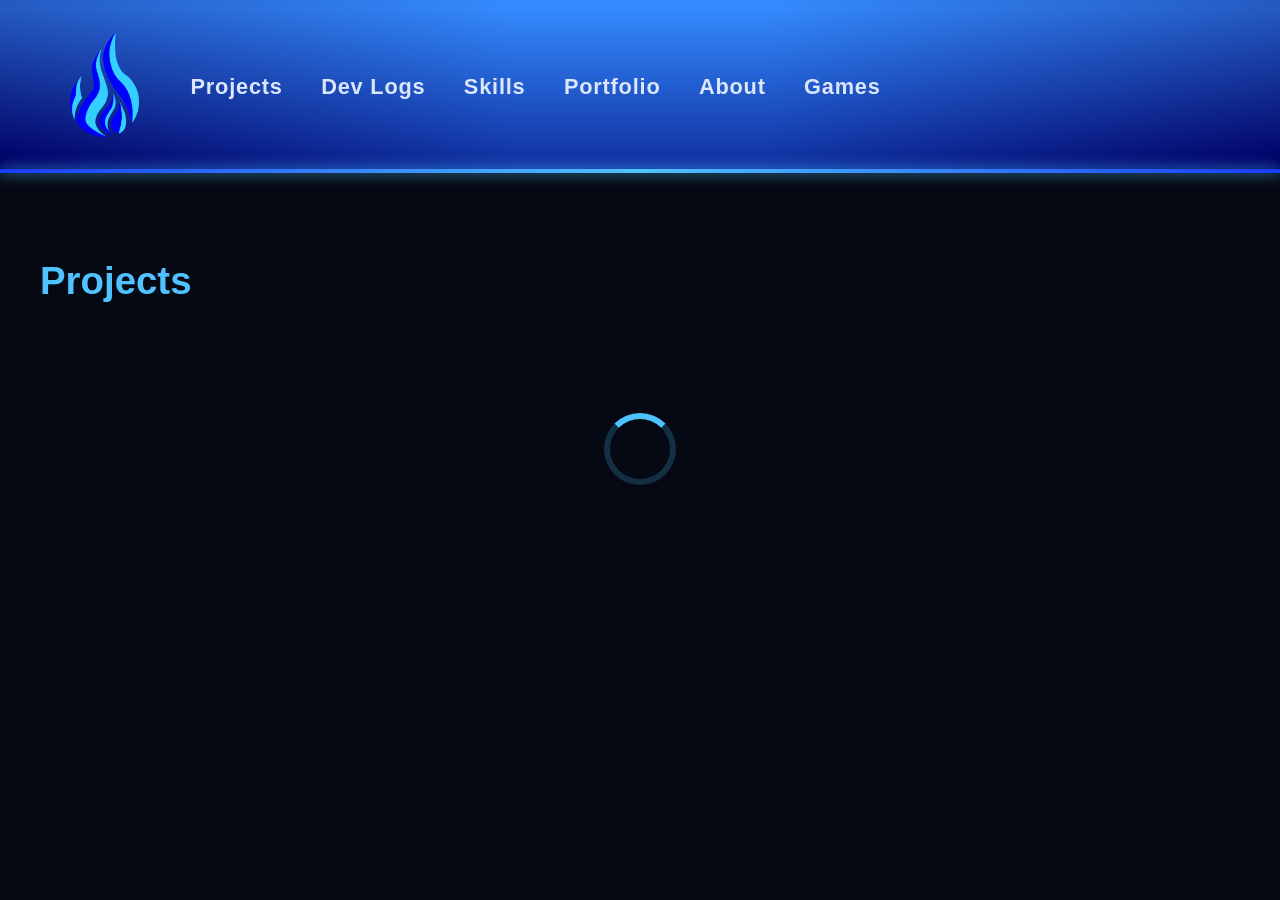
<file: projects/index.html>
<!DOCTYPE html>
<!-- Version: v0.2.4.2.0 -->
<html lang="en">
<head>
  <meta charset="UTF-8" />
  <meta name="viewport" content="width=device-width, initial-scale=1.0" />
  <title>BlueFire Games | Projects</title>

  <link rel="stylesheet" href="/style.css" />

  <style>
    body {
      background: #050914;
      color: #d8e2f3;
    }

    .page-container {
      max-width: 1200px;
      margin: 40px auto;
      padding: 20px;
    }

    .page-title {
      color: #4fc3ff;
      font-size: 2.4rem;
      margin-bottom: 10px;
    }

    /* Bigger cards */
    .project-grid {
      display: grid;
      grid-template-columns: repeat(auto-fill, minmax(min(100%, 320px), 1fr));
      gap: 28px;
      margin-top: 30px;
    }

    .project-card {
      background: #0a1226;
      border: 1px solid #1a2a4a;
      border-radius: 14px;
      overflow: hidden;
      transition: 0.25s ease;

      display: flex;
      flex-direction: column;
    }

    .project-card:hover {
      transform: scale(1.02);
      border-color: #4fc3ff;
      box-shadow: 0 0 14px rgba(79, 195, 255, 0.35);
    }

    .project-thumb {
      width: 100%;
      height: 200px;
      object-fit: cover;
      background: #0f1a33;
      cursor: pointer;
    }

    .project-info {
      padding: 18px 20px;
      flex: 1;
      display: flex;
      flex-direction: column;
    }

    .project-title {
      font-size: 1.35rem;
      color: #4fc3ff;
      margin: 0 0 10px 0;
    }

    .project-desc {
      font-size: 1rem;
      color: #9bb3d6;
      margin-bottom: 16px;
      line-height: 1.4;
    }

    /* Footer bar at bottom */
    .project-footer {
      margin-top: auto;
      padding: 14px 20px;
      border-top: 1px solid #1a2a4a;
      background: #0d162f;

      display: flex;
      flex-direction: column;
      gap: 10px;
    }

    .project-meta-row {
      display: flex;
      justify-content: space-between;
      font-size: 0.9rem;
      color: #7fa4d6;
    }

    .project-btn {
      width: 100%;
      padding: 12px;
      background: #4fc3ff;
      border: none;
      border-radius: 8px;
      color: #000;
      font-weight: bold;
      cursor: pointer;
      transition: 0.2s ease;
    }

    .project-btn:hover {
      background: #7fd9ff;
    }

    .loader {
      margin: 40px auto;
    }

    @media (max-width: 680px) {
      .page-container {
        margin: 24px auto;
        padding: 14px;
      }

      .page-title {
        font-size: 2rem;
      }

      .project-grid {
        gap: 16px;
        margin-top: 20px;
      }

      .project-thumb {
        height: 180px;
      }
    }
  </style>
</head>

<body>

<div id="nav-placeholder"></div>

<div class="page-container">

  <h1 class="page-title">Projects</h1>

  <div id="project-grid" class="project-grid"></div>

  <div id="loader" class="section-loader">
    <div class="loader"></div>
  </div>

</div>

<script src="/components/loader.js"></script>
<script>
// Load navigation
fetch("/nav.html")
  .then(r => r.text())
  .then(html => {
    document.getElementById("nav-placeholder").innerHTML = html;
  });

function formatDate(dateStr) {
  if (!dateStr) return "";
  const d = new Date(dateStr);
  return d.toLocaleDateString(undefined, {
    year: "numeric",
    month: "short",
    day: "numeric"
  });
}

async function loadProjects() {
  const WORKER = "https://bluefire-notion.jfedders6.workers.dev";

  const res = await fetch(`${WORKER}/projects`, {
    method: "GET",
    mode: "cors",
    cache: "no-store"
  });

  const projects = await res.json();
  document.getElementById("loader").style.display = "none";

  const grid = document.getElementById("project-grid");

  projects.forEach(project => {
    const card = document.createElement("div");
    card.className = "project-card";

    // Thumbnail
    const img = createHoverVideoThumbnail(
      project.thumbnail,
      project.videoThumbnail,
      project.title,
      "project-thumb"
    );
    img.onclick = () => {
      window.location.href = `/projects/project.html?id=${project.id}`;
    };

    // Info container
    const info = document.createElement("div");
    info.className = "project-info";

    // Title
    const title = document.createElement("div");
    title.className = "project-title";
    title.textContent = project.title;

    // Description
    const desc = document.createElement("div");
    desc.className = "project-desc";
    desc.textContent = project.description;

    // Footer
    const footer = document.createElement("div");
    footer.className = "project-footer";

    // Meta row
    const metaRow = document.createElement("div");
    metaRow.className = "project-meta-row";

    const dateText = document.createElement("div");
    dateText.textContent = formatDate(project.lastEdited || project.createdTime);

    const countText = document.createElement("div");
    countText.textContent = `${project.sessionCount} Dev Logs`;

    metaRow.appendChild(dateText);
    metaRow.appendChild(countText);

    // Button
    const btn = document.createElement("button");
    btn.className = "project-btn";
    btn.textContent = "View Project";
    btn.onclick = () => {
      window.location.href = `/projects/project.html?id=${project.id}`;
    };

    footer.appendChild(metaRow);
    footer.appendChild(btn);

    info.appendChild(title);
    info.appendChild(desc);

    card.appendChild(img);
    card.appendChild(info);
    card.appendChild(footer);

    grid.appendChild(card);
  });
}

loadProjects();
</script>

</body>
</html>
</file>
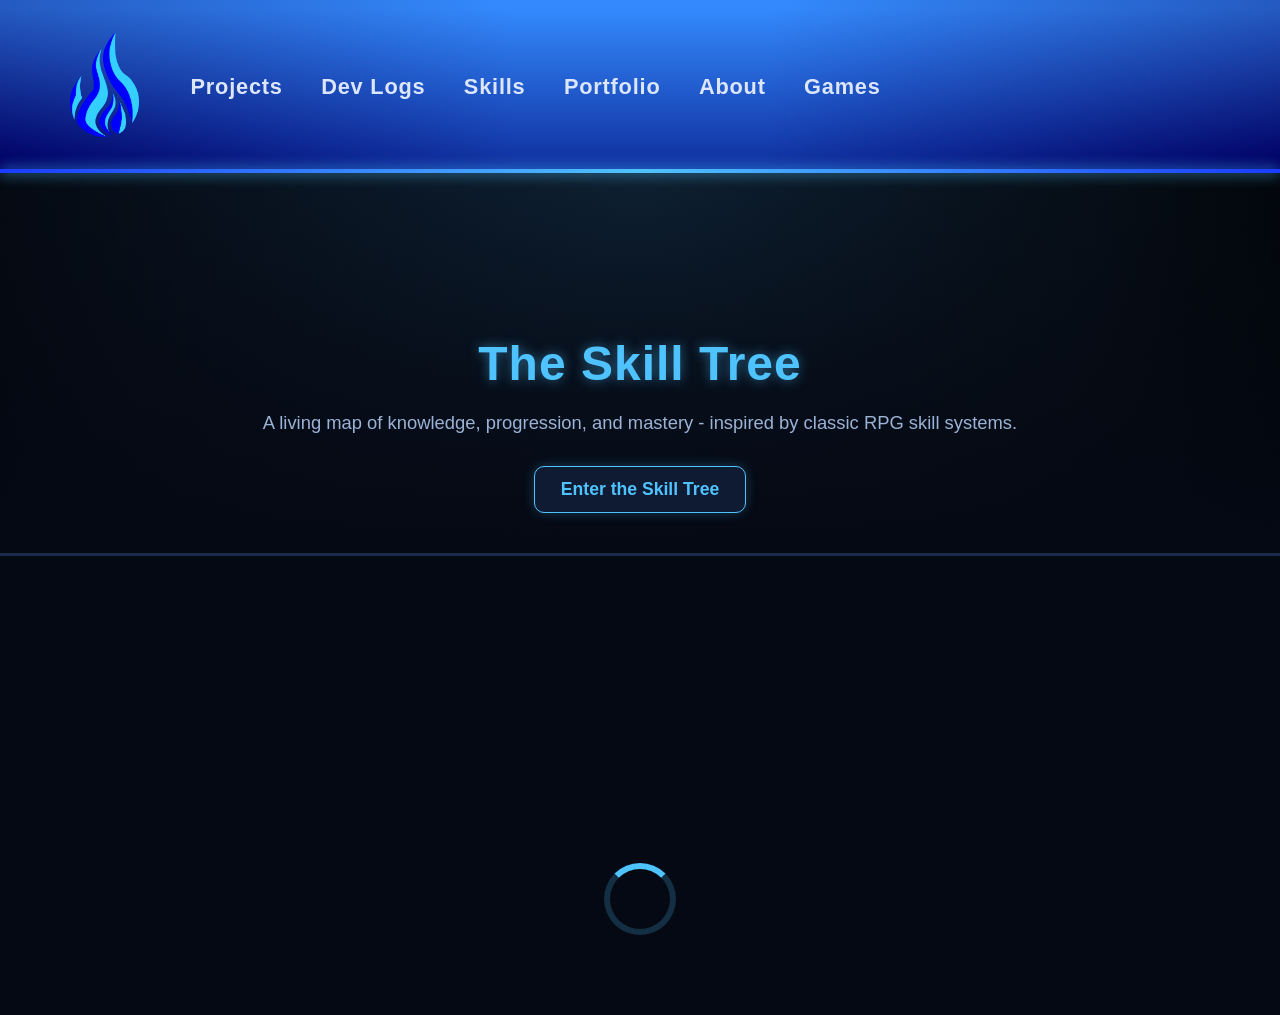
<file: skills/index.html>
<!DOCTYPE html>
<!-- Version: v0.2.4.2.0 -->
<html lang="en">
<!-- Version: v0.2.4.0.0 -->
<head>
  <meta charset="UTF-8" />
  <meta name="viewport" content="width=device-width, initial-scale=1.0" />
  <title>BlueFire Games | Skills</title>

  <link rel="stylesheet" href="/style.css" />

  <style>
    body {
      background: #050914;
      color: #d8e2f3;
    }

    /* --- HERO CONTENT (uses global .hero + .hero-overlay) --- */
    .skills-hero-content {
      position: absolute;
      bottom: 40px;
      left: 50%;
      transform: translateX(-50%);
      text-align: center;
      z-index: 2;
      width: min(100%, 940px);
      max-width: 900px;
      padding: 0 20px;
      box-sizing: border-box;
    }

    .skills-hero-title {
      font-size: 3rem;
      color: #4fc3ff;
      margin-bottom: 10px;
      text-shadow: 0 0 12px rgba(79,195,255,0.5);
      font-weight: 800;
      letter-spacing: 1px;
    }

    .skills-hero-subtitle {
      font-size: 1.15rem;
      color: #9bb3d6;
      margin-bottom: 28px;
      line-height: 1.55;
    }

    .skills-hero-button {
      display: inline-block;
      padding: 12px 26px;
      background: #0f1a33;
      border: 1px solid #4fc3ff;
      border-radius: 10px;
      color: #4fc3ff;
      font-size: 1.1rem;
      text-decoration: none;
      transition: 0.25s ease;
      box-shadow: 0 0 12px rgba(79,195,255,0.25);
      font-weight: 600;
    }

    .skills-hero-button:hover {
      background: #4fc3ff;
      color: #000;
      box-shadow: 0 0 18px rgba(79,195,255,0.6);
      transform: scale(1.05);
    }

    /* --- ORIGINAL PAGE STYLES (unchanged) --- */

    .skills-filter-container {
      max-width: 1100px;
      margin: 40px auto 20px auto;
      padding: 0 20px;
    }

    .page-title {
      color: #4fc3ff;
      font-size: 2.2rem;
      margin-bottom: 10px;
    }

    .skills-filters {
      display: flex;
      flex-wrap: wrap;
      gap: 12px;
      margin: 20px 0 30px 0;
    }

    .filter-input {
      padding: 8px 14px;
      background: #0f1a33;
      border: 1px solid #1a2a4a;
      border-radius: 8px;
      color: #d8e2f3;
      font-size: 1rem;
      width: 260px;
    }

    .filter-select {
      padding: 8px 14px;
      background: #0f1a33;
      border: 1px solid #1a2a4a;
      border-radius: 8px;
      color: #d8e2f3;
      font-size: 1rem;
    }

    .skills-grid {
      display: grid;
      grid-template-columns: repeat(auto-fill, minmax(260px, 1fr));
      gap: 24px;
      padding: 0 clamp(14px, 4vw, 40px) 60px;
    }

    .skill-card {
      background: #0a1226;
      border: 1px solid #1a2a4a;
      border-radius: 12px;
      padding: 16px;
      cursor: pointer;
      transition: 0.25s ease;
    }

    .skill-card:hover {
      transform: scale(1.02);
      border-color: #4fc3ff;
      box-shadow: 0 0 12px rgba(79, 195, 255, 0.35);
    }

    .skill-name {
      font-size: 1.2rem;
      color: #4fc3ff;
      margin-bottom: 6px;
      font-weight: 600;
    }

    .skill-meta {
      font-size: 0.85rem;
      color: #9bb3d6;
      margin-bottom: 10px;
    }

    .theme-row {
      display: flex;
      flex-wrap: wrap;
      gap: 6px;
    }

    .theme-pill {
      padding: 3px 10px;
      background: #0f1a33;
      border: 1px solid #1a2a4a;
      border-radius: 12px;
      font-size: 0.75rem;
      color: #9bb3d6;
    }

    .loader {
      margin: 40px auto;
    }

    @media (max-width: 680px) {
      .hero {
        height: 330px;
      }

      .skills-hero-content {
        bottom: 24px;
        padding: 0 16px;
      }

      .skills-hero-title {
        font-size: 2rem;
      }

      .skills-hero-subtitle {
        font-size: 1rem;
        margin-bottom: 18px;
      }

      .skills-hero-button {
        font-size: 1rem;
        padding: 10px 18px;
      }

      .skills-filter-container {
        margin: 28px auto 16px;
        padding: 0 14px;
      }

      .skills-filters {
        display: grid;
        grid-template-columns: minmax(0, 1fr);
        gap: 10px;
      }

      .filter-input,
      .filter-select {
        width: 100%;
        min-width: 0;
        box-sizing: border-box;
      }

      .skills-grid {
        gap: 14px;
        padding-bottom: 36px;
      }
    }
  </style>
</head>

<body>

<div id="nav-placeholder"></div>

<!-- ============================================
     HERO BANNER (using global .hero styles)
     ============================================ -->
<div class="hero" style="
  background-image:
    radial-gradient(circle at top, rgba(79,195,255,0.18), rgba(0,0,0,0.6)),
    linear-gradient(145deg, #0b1630, #050914);
  background-size: cover;
  background-position: center;
">
  <div class="hero-overlay"></div>

  <div class="skills-hero-content">
    <h1 class="skills-hero-title">The Skill Tree</h1>
    <p class="skills-hero-subtitle">
      A living map of knowledge, progression, and mastery - inspired by classic RPG skill systems.
    </p>

    <a href="/skills/tree.html" class="skills-hero-button">
      Enter the Skill Tree
    </a>
  </div>
</div>

<!-- FILTERS SECTION -->
<div class="skills-filter-container fade-section" id="skills-filter-section">
  <h1 class="page-title">Skills</h1>

  <div class="skills-filters">
    <input id="search-input" class="filter-input" placeholder="Search skills..." />

    <select id="category-select" class="filter-select">
      <option value="">All Categories</option>
    </select>

    <select id="type-select" class="filter-select">
      <option value="">All Types</option>
    </select>
  </div>
</div>

<!-- GRID -->
<div id="skills-grid" class="skills-grid fade-section"></div>

<!-- LOADER -->
<div id="loader" class="section-loader">
  <div class="loader"></div>
</div>

<script src="/components/loader.js"></script>
<script>
// Load navigation
fetch("/nav.html")
  .then(r => r.text())
  .then(html => {
    document.getElementById("nav-placeholder").innerHTML = html;
  });

// Load Skill Modal Component
window.openSkillModal = () => console.warn("Skill modal is still loading.");

fetch("/components/skill-modal.html")
  .then(r => r.text())
  .then(html => {
    document.body.insertAdjacentHTML("beforeend", html);

    return import("/components/skill-modal.js");
  })
  .then(module => {
    window.openSkillModal = module.openSkillModal;
    module.initSkillModal();
  })
  .catch(() => {
    console.warn("Failed to load skill modal component.");
  })
  .finally(() => {
    loadSkills();
  });

const WORKER = "https://bluefire-notion.jfedders6.workers.dev";

let allSkills = [];

// Fetch skills
async function loadSkills() {
  const res = await fetch(`${WORKER}/skills`, {
    method: "GET",
    mode: "cors",
    cache: "no-store"
  });

  allSkills = await res.json();
  window.__ALL_SKILLS__ = allSkills;

  document.getElementById("loader").style.display = "none";

  populateFilters();
  renderSkills();

  document.getElementById("skills-filter-section").classList.add("visible");
  document.getElementById("skills-grid").classList.add("visible");
}

function populateFilters() {
  const categorySelect = document.getElementById("category-select");
  const typeSelect = document.getElementById("type-select");

  const categories = new Set();
  const types = new Set();

  allSkills.forEach(s => {
    if (s.category) categories.add(s.category);
    if (s.type) types.add(s.type);
  });

  categories.forEach(cat => {
    const opt = document.createElement("option");
    opt.value = cat;
    opt.textContent = cat;
    categorySelect.appendChild(opt);
  });

  types.forEach(t => {
    const opt = document.createElement("option");
    opt.value = t;
    opt.textContent = t;
    typeSelect.appendChild(opt);
  });
}

function renderSkills() {
  const grid = document.getElementById("skills-grid");
  grid.innerHTML = "";

  const search = document.getElementById("search-input").value.toLowerCase();
  const category = document.getElementById("category-select").value;
  const type = document.getElementById("type-select").value;

  allSkills
    .filter(s => {
      const matchesSearch =
        s.name.toLowerCase().includes(search) ||
        (s.themes || []).some(t => t.toLowerCase().includes(search));

      const matchesCategory = !category || s.category === category;
      const matchesType = !type || s.type === type;

      return matchesSearch && matchesCategory && matchesType;
    })
    .forEach(s => {
      const card = document.createElement("div");
      card.className = "skill-card";
      card.onclick = () => window.openSkillModal?.(s.id);

      const name = document.createElement("div");
      name.className = "skill-name";
      name.textContent = s.name;

      const meta = document.createElement("div");
      meta.className = "skill-meta";
      meta.textContent = `${s.category} • ${s.type}`;

      const themeRow = document.createElement("div");
      themeRow.className = "theme-row";

      (s.themes || []).forEach(t => {
        const pill = document.createElement("div");
        pill.className = "theme-pill";
        pill.textContent = t;
        themeRow.appendChild(pill);
      });

      card.appendChild(name);
      card.appendChild(meta);
      card.appendChild(themeRow);

      grid.appendChild(card);
    });
}

document.getElementById("search-input").addEventListener("input", renderSkills);
document.getElementById("category-select").addEventListener("change", renderSkills);
document.getElementById("type-select").addEventListener("change", renderSkills);

loadSkills();
</script>

</body>
</html>
</file>
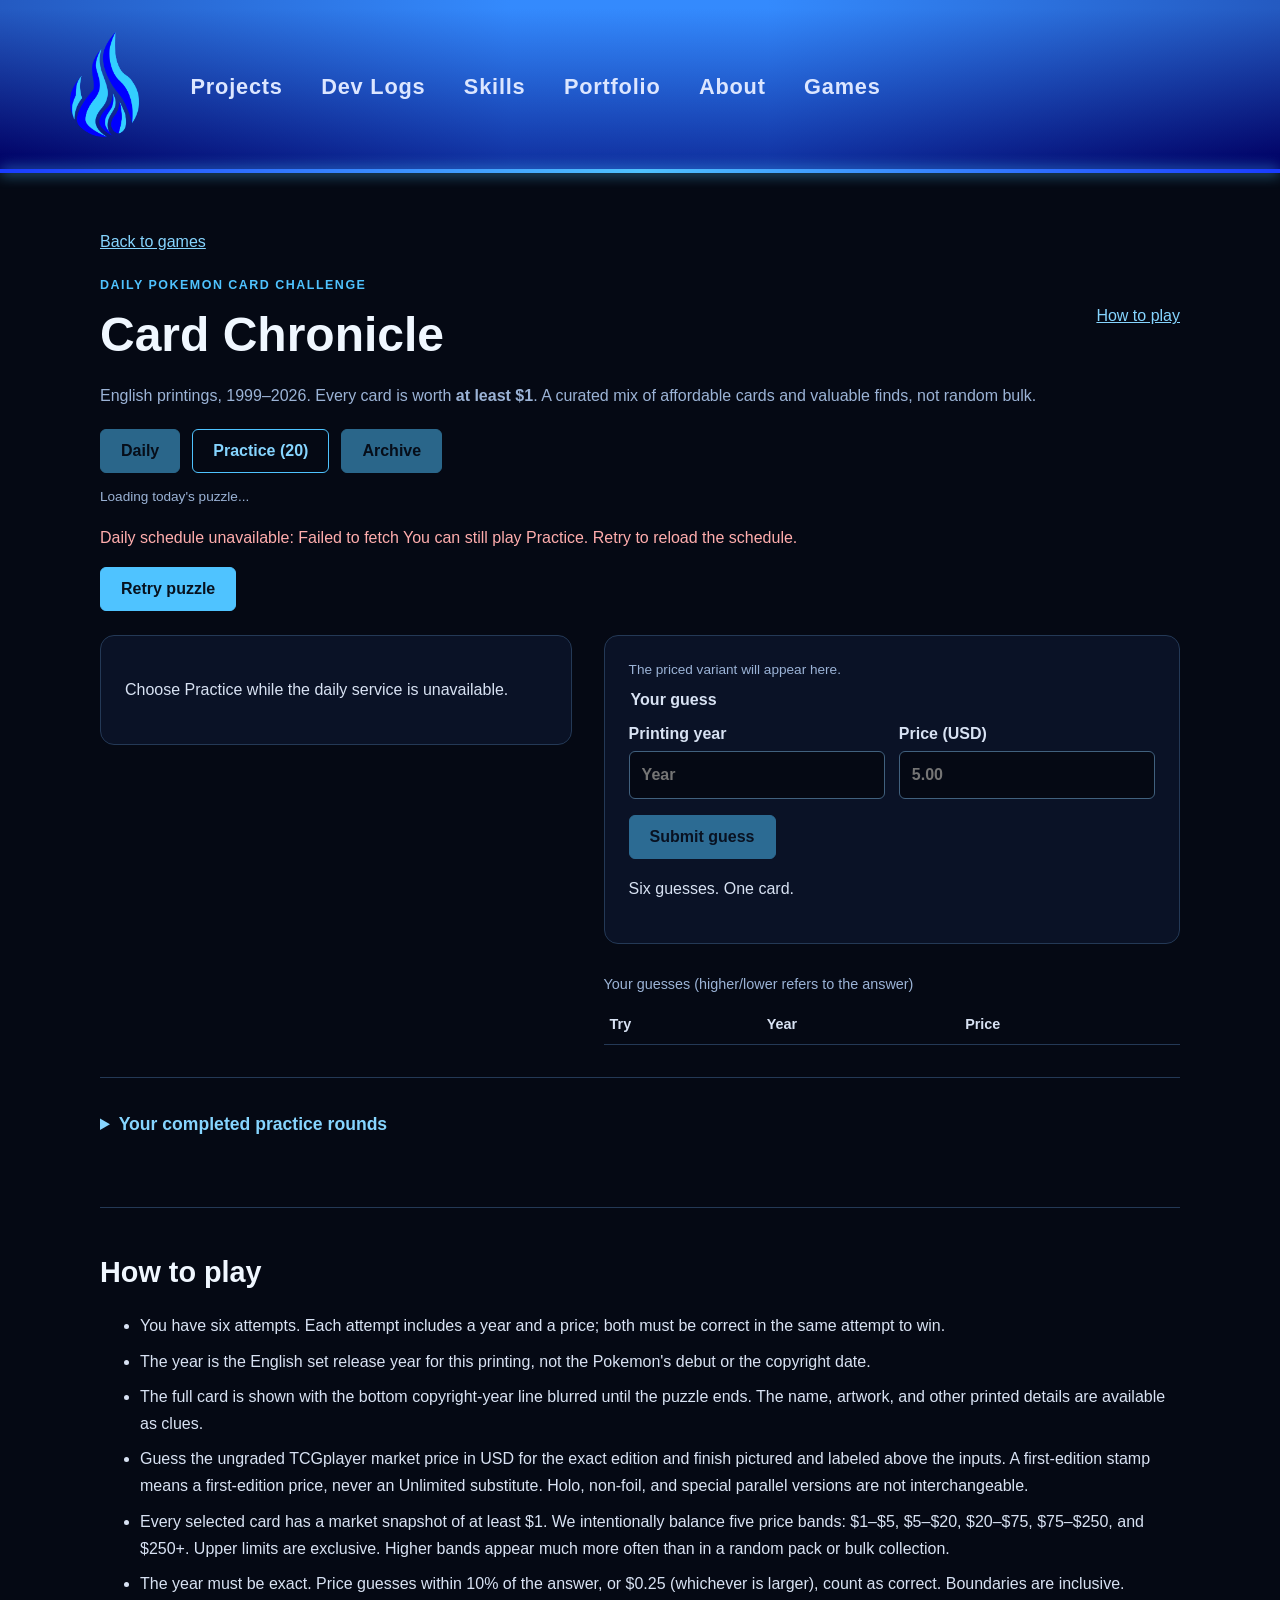
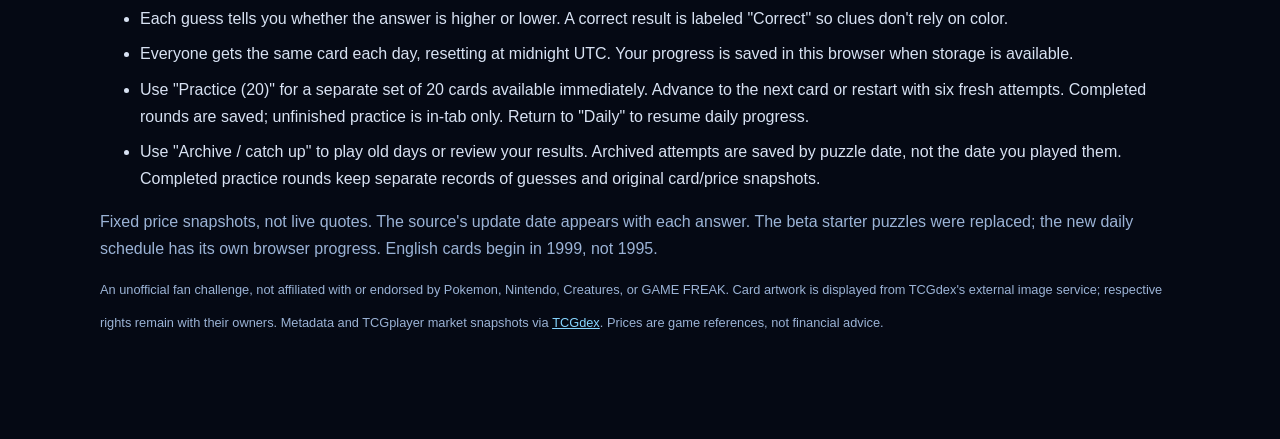
<file: games/card-chronicle/index.html>
<!DOCTYPE html>
<!-- Version: v0.2.4.1.1 -->
<html lang="en">
<head>
    <meta charset="UTF-8">
    <meta name="viewport" content="width=device-width, initial-scale=1.0">
    <meta name="description" content="Guess a Pokemon card's English printing year and market price. Curated $1+ cards from 1999-2026, daily puzzles, archives, and 20 practice cards.">
    <title>Card Chronicle | BlueFire Games</title>
    <link rel="stylesheet" href="/style.css">
    <link rel="stylesheet" href="/games/games.css">
    <script type="module" src="/games/navigation.js"></script>
    <script type="module" src="./daily-game.js"></script>
</head>
<body>
    <div id="nav-placeholder"><a href="/games/">Games hub</a></div>
    <main class="games-page chronicle-page">
        <a class="text-link" href="/games/">Back to games</a>
        <header class="game-heading">
            <div>
                <p class="eyebrow">Daily Pokemon card challenge</p>
                <h1>Card Chronicle</h1>
            </div>
            <a class="text-link" href="#how-to-play">How to play</a>
        </header>
        <p class="pool-note">English printings, 1999&ndash;2026. Every card is worth <strong>at least $1</strong>. A curated mix of affordable cards and valuable finds, not random bulk.</p>
        <div class="mode-controls" aria-label="Game mode">
            <button id="daily-mode" class="game-button" type="button" aria-pressed="true" disabled>Daily</button>
            <button id="practice-mode" class="game-button" type="button" aria-pressed="false" disabled>Practice (20)</button>
            <button id="archive-mode" class="game-button" type="button" aria-expanded="false" aria-controls="archive-panel" disabled>Archive</button>
        </div>
        <section id="archive-panel" class="practice-panel" aria-labelledby="archive-title" hidden>
            <h2 id="archive-title">Past daily puzzles</h2>
            <p class="muted">Catch up on any released day. Each date keeps its own six attempts and frozen price. Unfinished answers stay hidden.</p>
            <form id="archive-form" class="practice-controls">
                <label for="archive-date">Puzzle date (UTC) <input id="archive-date" type="date" required></label>
                <button class="game-button" type="submit">Play selected day</button>
            </form>
            <p id="archive-error" class="error" role="alert" hidden></p>
            <div id="archive-list" class="history-list"></div>
            <div class="practice-controls">
                <button id="archive-newer" class="game-button" type="button" disabled>Newer days</button>
                <span id="archive-page" class="muted"></span>
                <button id="archive-older" class="game-button" type="button" disabled>Older days</button>
            </div>
        </section>
        <div id="practice-panel" class="practice-panel" hidden>
            <div class="practice-controls">
                <label for="practice-card">Test card <select id="practice-card"></select></label>
                <button id="next-card" class="game-button" type="button">Next test card</button>
                <button id="restart-card" class="game-button" type="button">Restart card</button>
            </div>
            <p class="muted practice-note">Unlimited practice. Separate from daily progress.</p>
        </div>
        <p id="practice-error" class="error" role="alert" hidden></p>
        <p id="daily-label" class="muted">Loading today's puzzle...</p>
        <p id="load-error" class="error" role="alert" hidden></p>
        <button id="retry-puzzle" class="game-button" type="button" hidden>Retry puzzle</button>
        <p id="storage-notice" class="notice" role="status" hidden></p>
        <p id="round-save-notice" class="notice" role="status" hidden></p>
        <button id="retry-round-save" class="game-button" type="button" hidden>Retry saving round</button>
        <noscript><p class="error">Enable JavaScript to play this daily game.</p></noscript>
        <div id="puzzle-stage" class="puzzle-layout">
            <div class="art-panel">
                <p id="art-status" role="status">Loading card artwork...</p>
                <div id="card-display" class="card-display" hidden>
                    <img id="card-art" alt="Pokemon card with the bottom copyright year blurred" referrerpolicy="no-referrer">
                    <span id="year-blur" class="year-blur" aria-hidden="true"></span>
                </div>
                <button id="retry-art" class="game-button" type="button" hidden>Retry artwork</button>
                <div id="answer" class="answer-panel" hidden>
                    <h3 id="answer-name"></h3>
                    <p id="answer-details"></p>
                    <p id="answer-price"></p>
                    <p id="answer-artist" class="muted"></p>
                    <a id="price-source" class="text-link" target="_blank" rel="noopener noreferrer">View price source</a>
                </div>
            </div>
            <div class="guess-panel">
                <p id="priced-variant" class="muted">The priced variant will appear here.</p>
                <form id="guess-form">
                    <fieldset id="guess-controls" disabled>
                        <legend>Your guess</legend>
                        <div class="guess-fields">
                            <label for="guess-year">Printing year
                                <input id="guess-year" name="year" type="number" min="1999" max="2026" step="1" inputmode="numeric" placeholder="Year" required>
                            </label>
                            <label for="guess-price">Price (USD)
                                <input id="guess-price" name="price" type="number" min="0" max="1000000" step="0.01" inputmode="decimal" placeholder="5.00" required>
                            </label>
                        </div>
                        <button class="game-button" type="submit">Submit guess</button>
                    </fieldset>
                </form>
                <p id="game-status" role="status" aria-live="polite">Six guesses. One card.</p>
                <p id="guess-error" class="error" role="alert" hidden></p>
            </div>
            <div class="attempt-panel">
                <table>
                    <caption>Your guesses (higher/lower refers to the answer)</caption>
                    <thead><tr><th scope="col">Try</th><th scope="col">Year</th><th scope="col">Price</th></tr></thead>
                    <tbody id="guess-history"></tbody>
                </table>
                <div id="share-panel" hidden>
                    <p id="next-puzzle" class="muted"></p>
                    <button id="share-results" class="game-button" type="button">Share results</button>
                    <p id="share-status" role="status"></p>
                    <textarea id="share-output" class="share-output" aria-label="Spoiler-free results to copy" readonly hidden></textarea>
                </div>
            </div>
        </div>
        <details class="rules history-panel">
            <summary id="history-title">Your completed practice rounds</summary>
            <p class="muted">Saved in this browser only. No account or device sync yet. Clearing site data removes progress and history. Earlier practice rounds were not stored and cannot be recovered.</p>
            <p id="history-error" class="error" role="alert" hidden></p>
            <div id="round-list" class="history-list"></div>
            <div class="practice-controls">
                <button id="round-newer" class="game-button" type="button" disabled>Newer rounds</button>
                <span id="round-page" class="muted"></span>
                <button id="round-older" class="game-button" type="button" disabled>Older rounds</button>
                <button id="refresh-history" class="game-button" type="button">Refresh history</button>
            </div>
        </details>
        <section id="how-to-play" class="rules" aria-labelledby="rules-title">
            <h2 id="rules-title">How to play</h2>
            <ul>
                <li>You have six attempts. Each attempt includes a year and a price; both must be correct in the same attempt to win.</li>
                <li>The year is the English set release year for this printing, not the Pokemon's debut or the copyright date.</li>
                <li>The full card is shown with the bottom copyright-year line blurred until the puzzle ends. The name, artwork, and other printed details are available as clues.</li>
                <li>Guess the ungraded TCGplayer market price in USD for the exact edition and finish pictured and labeled above the inputs. A first-edition stamp means a first-edition price, never an Unlimited substitute. Holo, non-foil, and special parallel versions are not interchangeable.</li>
                <li>Every selected card has a market snapshot of at least $1. We intentionally balance five price bands: $1&ndash;$5, $5&ndash;$20, $20&ndash;$75, $75&ndash;$250, and $250+. Upper limits are exclusive. Higher bands appear much more often than in a random pack or bulk collection.</li>
                <li>The year must be exact. Price guesses within 10% of the answer, or $0.25 (whichever is larger), count as correct. Boundaries are inclusive.</li>
                <li>Each guess tells you whether the answer is higher or lower. A correct result is labeled "Correct" so clues don't rely on color.</li>
                <li>Everyone gets the same card each day, resetting at midnight UTC. Your progress is saved in this browser when storage is available.</li>
                <li>Use "Practice (20)" for a separate set of 20 cards available immediately. Advance to the next card or restart with six fresh attempts. Completed rounds are saved; unfinished practice is in-tab only. Return to "Daily" to resume daily progress.</li>
                <li>Use "Archive / catch up" to play old days or review your results. Archived attempts are saved by puzzle date, not the date you played them. Completed practice rounds keep separate records of guesses and original card/price snapshots.</li>
            </ul>
            <p class="muted">Fixed price snapshots, not live quotes. The source's update date appears with each answer. The beta starter puzzles were replaced; the new daily schedule has its own browser progress. English cards begin in 1999, not 1995.</p>
            <p class="legal-note">An unofficial fan challenge, not affiliated with or endorsed by Pokemon, Nintendo, Creatures, or GAME FREAK. Card artwork is displayed from TCGdex's external image service; respective rights remain with their owners. Metadata and TCGplayer market snapshots via <a class="text-link" href="https://tcgdex.dev/" target="_blank" rel="noopener noreferrer">TCGdex</a>. Prices are game references, not financial advice.</p>
        </section>
    </main>
</body>
</html>
</file>
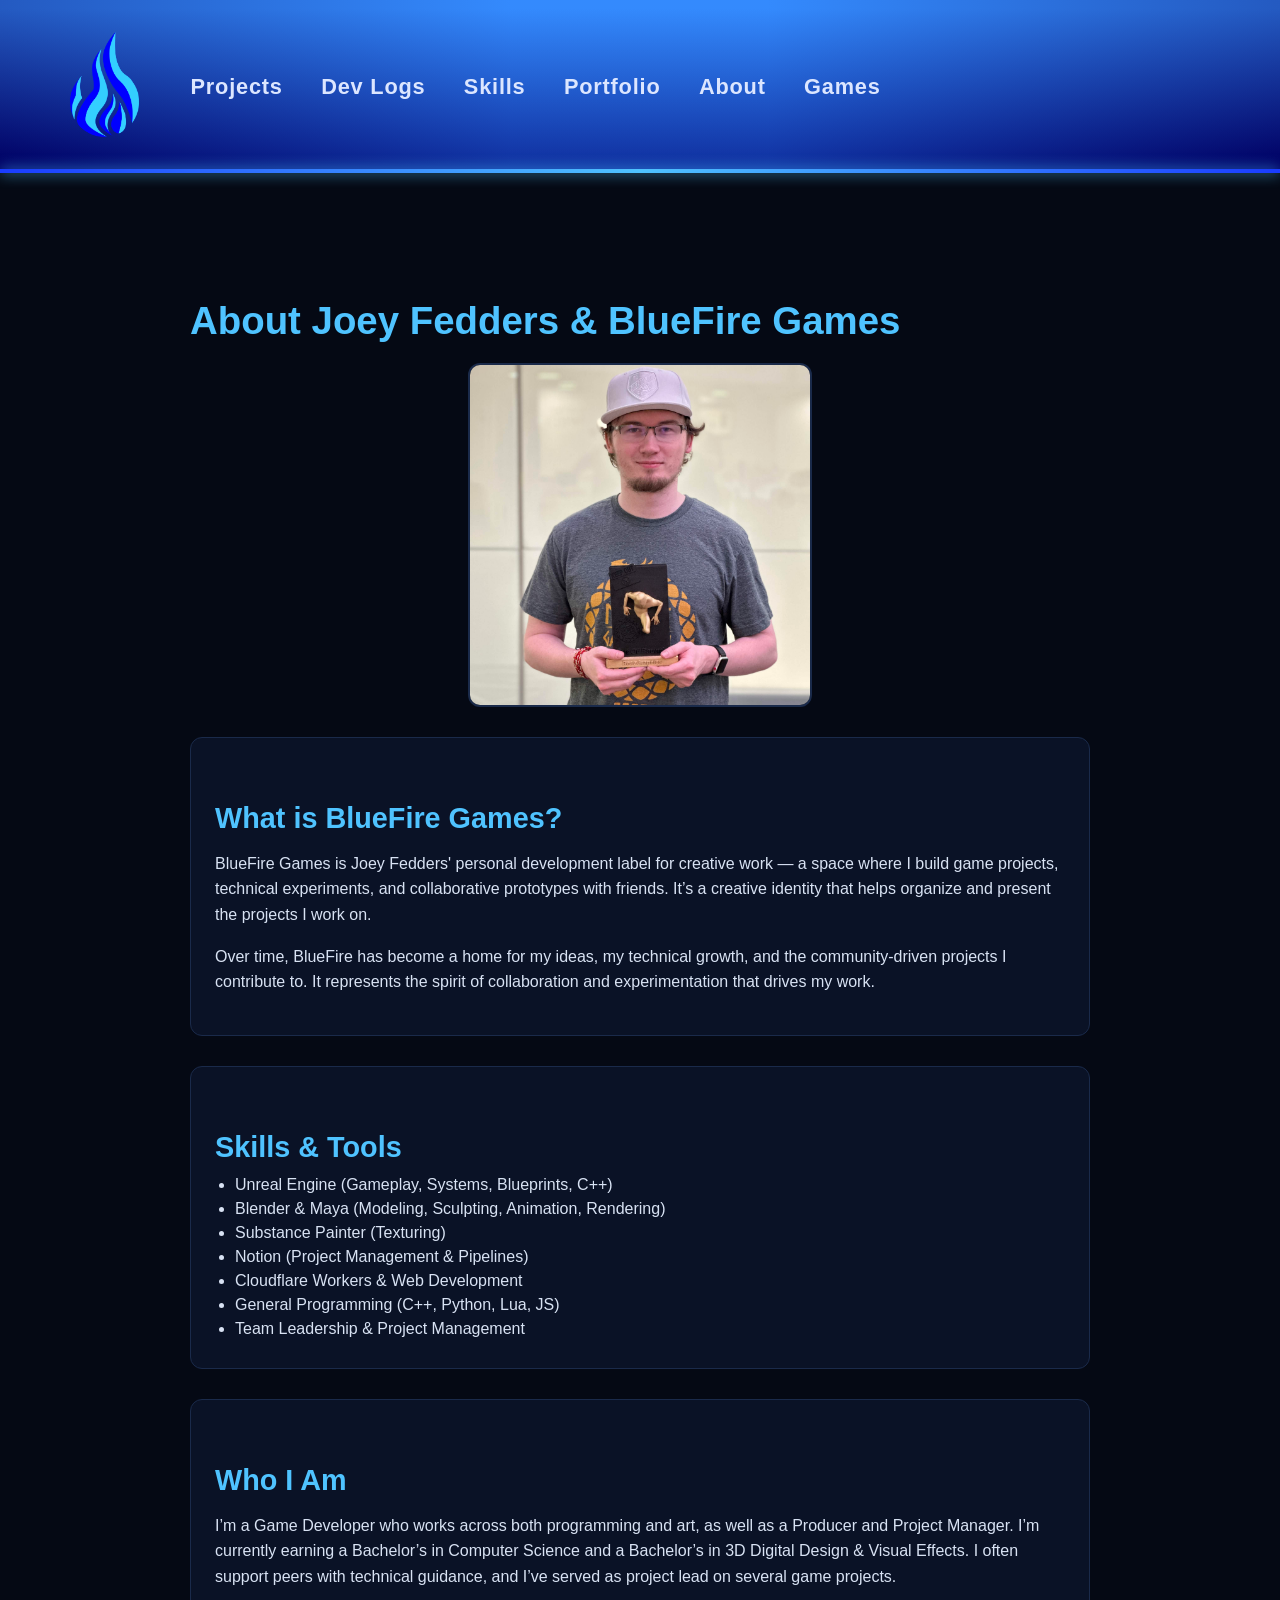
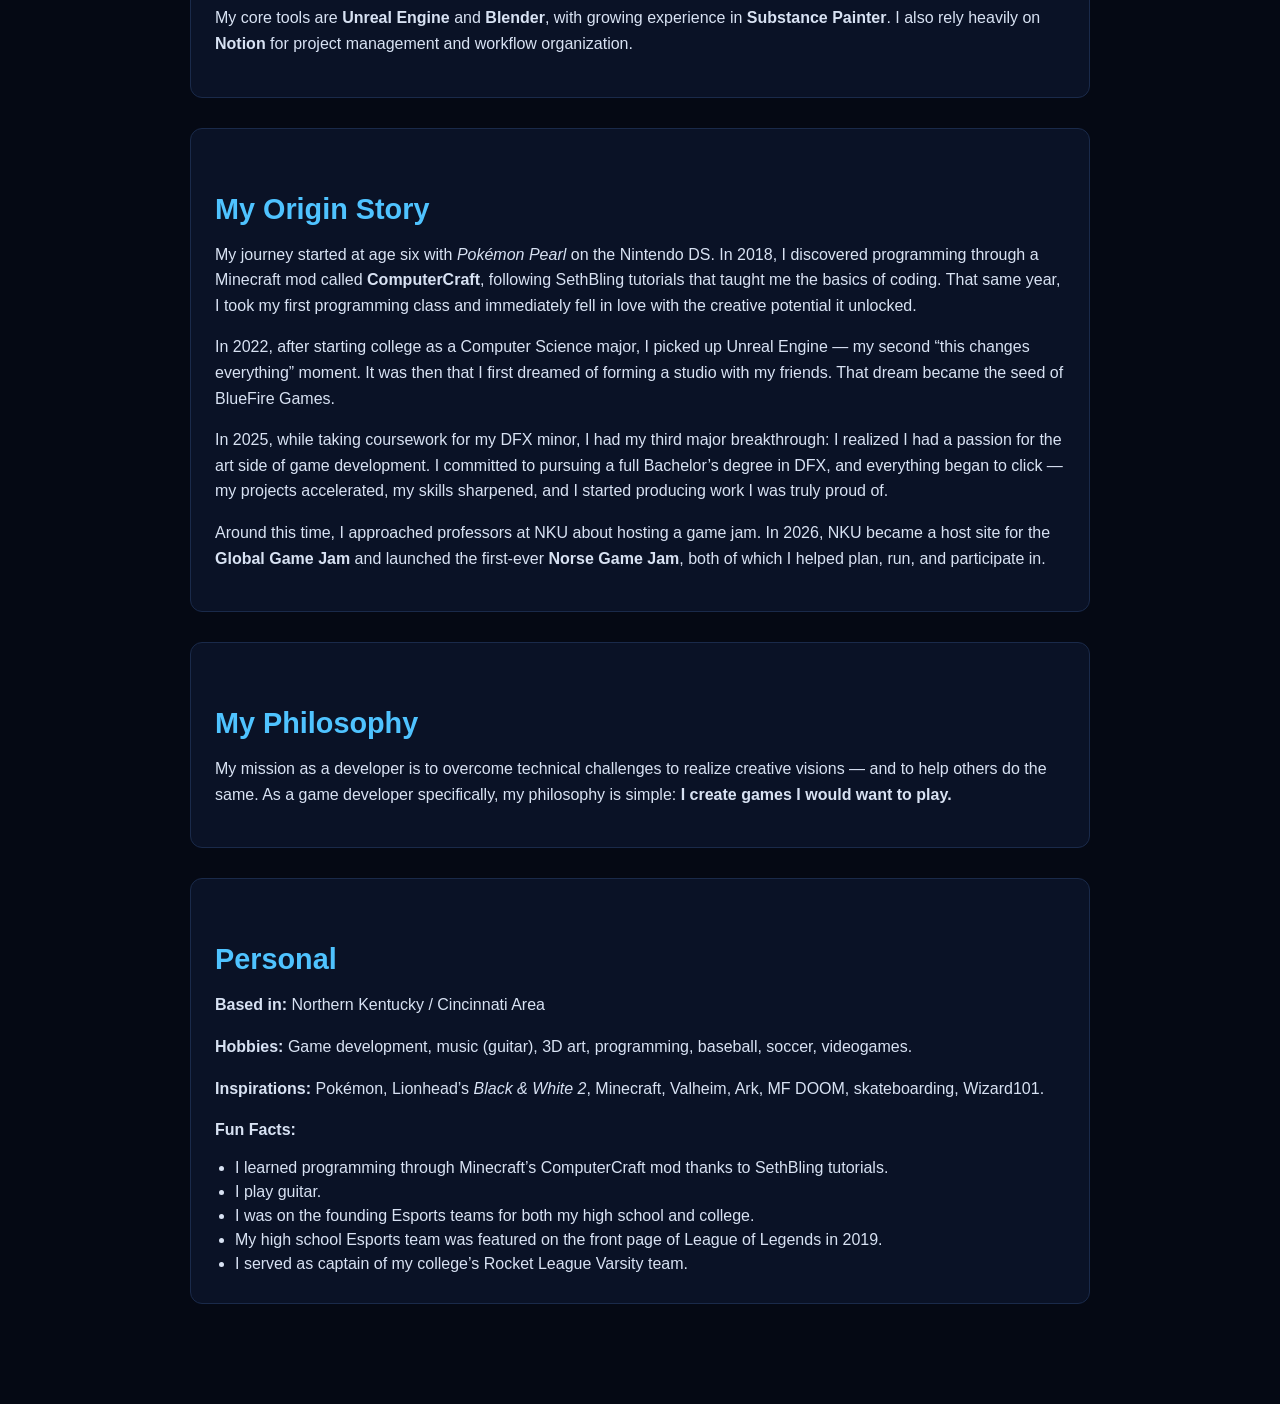
<file: about.html>
<!DOCTYPE html>
<!-- Version: v0.2.4.0.0 -->
<html>
<head>
    <meta charset="UTF-8">
    <meta name="viewport" content="width=device-width, initial-scale=1.0">
    <title>About Joey Fedders — BlueFire Games</title>
    <link href="/style.css" rel="stylesheet" type="text/css">

    <style>
        body {
            background: #050914;
            color: #cdd7ff;
            margin: 0;
            font-family: sans-serif;
        }

        main {
            max-width: 900px;
            margin: 60px auto;
            padding: 0 20px;
        }

        h1, h2 {
            color: #4fc3ff;
        }

        h1 {
            font-size: 2.4rem;
            margin-bottom: 10px;
        }

        h2 {
            margin-top: 40px;
            margin-bottom: 12px;
            font-size: 1.8rem;
        }

        p {
            line-height: 1.6;
            margin-bottom: 16px;
        }

        /* Portrait */
        .portrait-frame {
            width: min(100%, 340px);
            aspect-ratio: 1;
            height: auto;
            overflow: hidden;
            border-radius: 12px;
            border: 2px solid #1a2a4a;
            margin: 20px auto 30px auto;
            background: #0a1226;
        }

        .portrait-frame img {
            width: 100%;
            height: 100%;
            display: block;
            object-fit: cover;
            object-position: center;
        }

        /* Section container */
        .section {
            background: #0a1226;
            border: 1px solid #1a2a4a;
            border-radius: 12px;
            padding: 24px;
            margin-top: 30px;
        }

        ul {
            margin: 0;
            padding-left: 20px;
        }

        ul li {
            margin-bottom: 6px;
        }

        @media (max-width: 680px) {
            main {
                margin: 32px auto;
                padding: 0 16px;
            }

            h1 {
                font-size: 2rem;
                line-height: 1.15;
            }

            h2 {
                margin-top: 28px;
                font-size: 1.45rem;
            }

            .section {
                padding: 18px;
                margin-top: 18px;
            }
        }
    </style>
</head>

<body>

<div id="nav-placeholder"></div>

<main>

    <h1>About Joey Fedders &amp; BlueFire Games</h1>

    <div class="portrait-frame">
        <img src="/assets/images/JoeyFedders_NGJ_Award_Photo.jpg" alt="Joey Fedders at the Norse Game Jam awards">
    </div>

    <div class="section">
        <h2>What is BlueFire Games?</h2>
        <p>
            BlueFire Games is Joey Fedders' personal development label for creative work —
			a space where I build game projects, technical experiments, and collaborative 
			prototypes with friends. It’s a creative identity that helps organize and present 
			the projects I work on.
		</p>
		<p>
			Over time, BlueFire has become a home for my ideas, my technical growth, and the 
			community‑driven projects I contribute to. It represents the spirit of collaboration 
			and experimentation that drives my work.
		</p>
    </div>

    <div class="section">
        <h2>Skills &amp; Tools</h2>
        <ul>
            <li>Unreal Engine (Gameplay, Systems, Blueprints, C++)</li>
            <li>Blender &amp; Maya (Modeling, Sculpting, Animation, Rendering)</li>
            <li>Substance Painter (Texturing)</li>
            <li>Notion (Project Management &amp; Pipelines)</li>
            <li>Cloudflare Workers &amp; Web Development</li>
            <li>General Programming (C++, Python, Lua, JS)</li>
            <li>Team Leadership &amp; Project Management</li>
        </ul>
    </div>

    <div class="section">
        <h2>Who I Am</h2>
        <p>
            I’m a Game Developer who works across both programming and art, as well as a Producer and Project Manager. 
            I’m currently earning a Bachelor’s in Computer Science and a Bachelor’s in 3D Digital Design & Visual Effects. 
            I often support peers with technical guidance, and I’ve served as project lead on several game projects.
        </p>
        <p>
            My core tools are <strong>Unreal Engine</strong> and <strong>Blender</strong>, with growing experience in <strong>Substance Painter</strong>. 
            I also rely heavily on <strong>Notion</strong> for project management and workflow organization.
        </p>
    </div>

    <div class="section">
        <h2>My Origin Story</h2>
        <p>
            My journey started at age six with <em>Pokémon Pearl</em> on the Nintendo DS. 
            In 2018, I discovered programming through a Minecraft mod called <strong>ComputerCraft</strong>, following SethBling tutorials that taught me the basics of coding. 
            That same year, I took my first programming class and immediately fell in love with the creative potential it unlocked.
        </p>
        <p>
            In 2022, after starting college as a Computer Science major, I picked up Unreal Engine — my second “this changes everything” moment. 
            It was then that I first dreamed of forming a studio with my friends. That dream became the seed of BlueFire Games.
        </p>
        <p>
            In 2025, while taking coursework for my DFX minor, I had my third major breakthrough: I realized I had a passion for the art side of game development. 
            I committed to pursuing a full Bachelor’s degree in DFX, and everything began to click — my projects accelerated, my skills sharpened, and I started producing work I was truly proud of.
        </p>
        <p>
            Around this time, I approached professors at NKU about hosting a game jam. 
            In 2026, NKU became a host site for the <strong>Global Game Jam</strong> and launched the first‑ever <strong>Norse Game Jam</strong>, both of which I helped plan, run, and participate in.
        </p>
    </div>

    <div class="section">
        <h2>My Philosophy</h2>
        <p>
            My mission as a developer is to overcome technical challenges to realize creative visions — and to help others do the same. 
            As a game developer specifically, my philosophy is simple: <strong>I create games I would want to play.</strong>
        </p>
    </div>

    <div class="section">
        <h2>Personal</h2>
        <p><strong>Based in:</strong> Northern Kentucky / Cincinnati Area</p>

        <p><strong>Hobbies:</strong> Game development, music (guitar), 3D art, programming, baseball, soccer, videogames.</p>

        <p><strong>Inspirations:</strong> Pokémon, Lionhead’s <em>Black & White 2</em>, Minecraft, Valheim, Ark, MF DOOM, skateboarding, Wizard101.</p>

        <p><strong>Fun Facts:</strong></p>
        <ul>
            <li>I learned programming through Minecraft’s ComputerCraft mod thanks to SethBling tutorials.</li>
            <li>I play guitar.</li>
            <li>I was on the founding Esports teams for both my high school and college.</li>
            <li>My high school Esports team was featured on the front page of League of Legends in 2019.</li>
            <li>I served as captain of my college’s Rocket League Varsity team.</li>
        </ul>
    </div>

</main>


    <!-- Load navigation -->
	<script>
	// Load navigation bar
    fetch("/nav.html", { cache: "no-store" })
		.then(r => r.text())
		.then(html => {
			document.getElementById("nav-placeholder").innerHTML = html;

			// Wait for nav to actually exist in DOM
			const nav = document.querySelector('.navbar');
			if (!nav) return;

			let lastScroll = 0;

			window.addEventListener('scroll', () => {
				const current = window.scrollY;

				if (current > lastScroll && current > 50) {
					nav.classList.add('hidden');   // fade out
				} else {
					nav.classList.remove('hidden'); // fade in
				}

				lastScroll = current;
			});
		});
	</script>



</body>
</html>
</file>
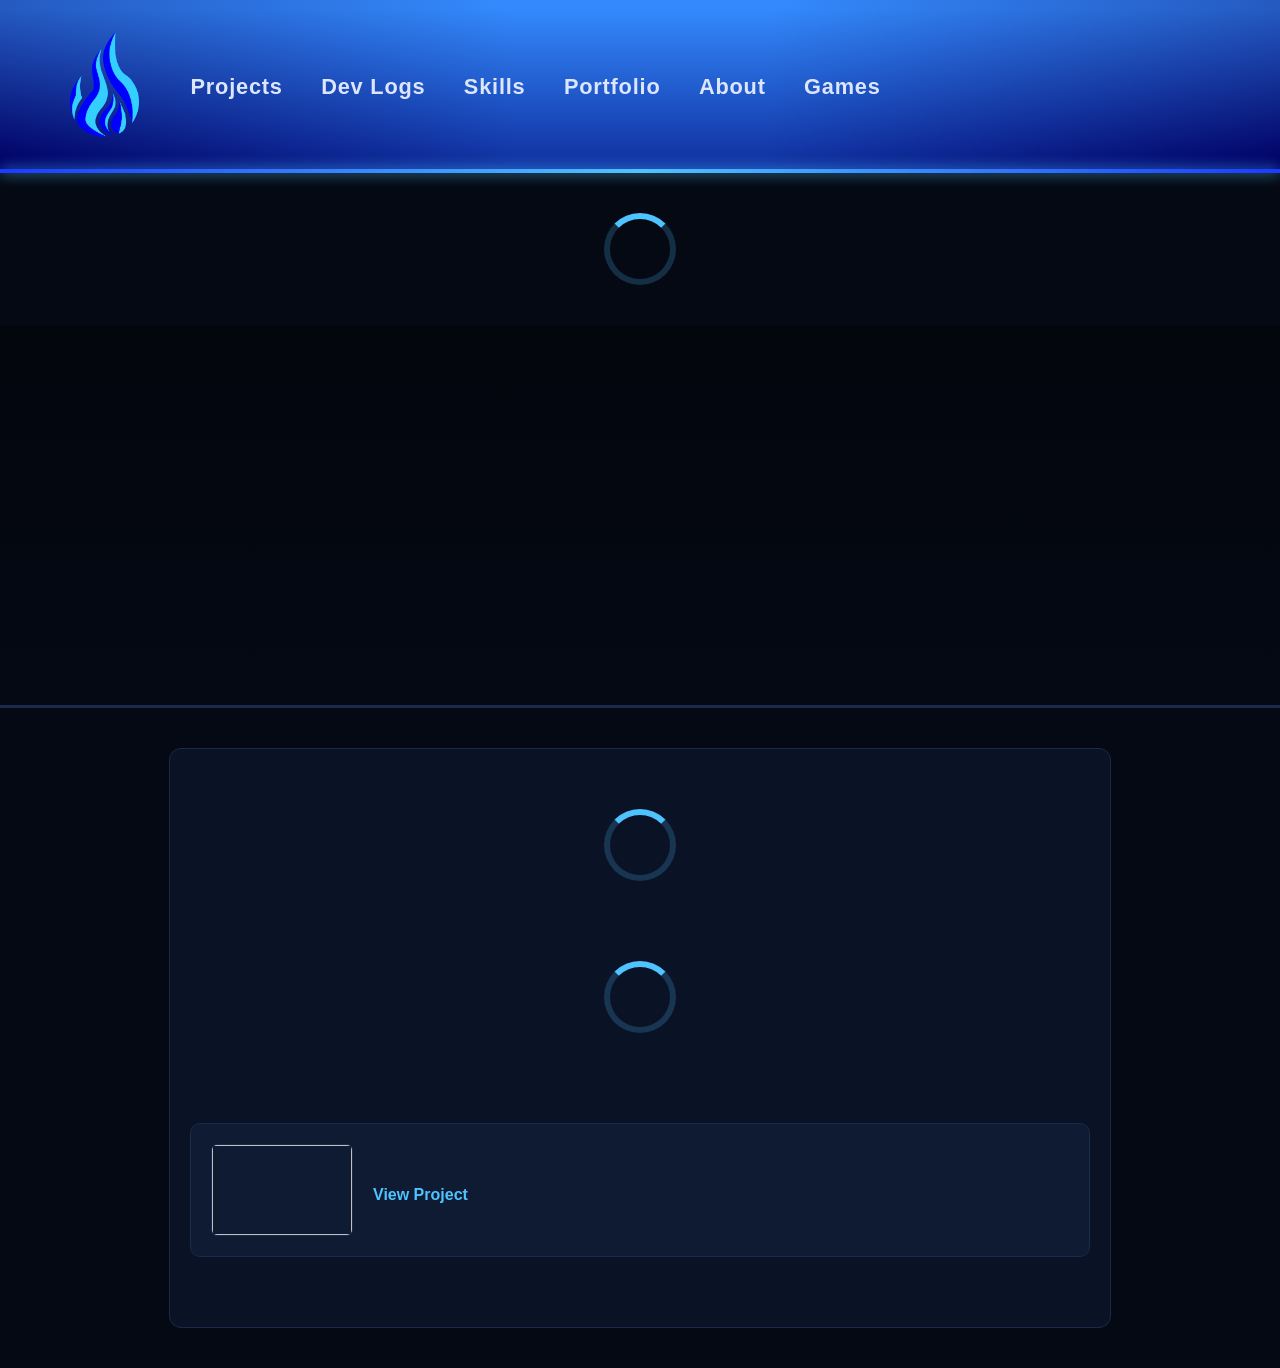
<file: devlogs/devlog.html>
<!DOCTYPE html>
<!-- Version: v0.2.4.1.0 -->
<html lang="en">
<head>
  <meta charset="UTF-8" />
  <meta name="viewport" content="width=device-width, initial-scale=1.0" />
  <title>BlueFire Games | DevLog</title>

  <link rel="stylesheet" href="/style.css" />
  <link rel="stylesheet" href="/devlogs/devlog.css" />
  <link rel="stylesheet" href="/components/notion-feedback.css" />

  <style>
    /* DEVLOG CONTAINER */
    .devlog-container {
      max-width: 900px;
      margin: 40px auto;
      padding: 20px;
      background: #0a1226;
      border-radius: 12px;
      border: 1px solid #1a2a4a;
    }

    /* DATE */
    .devlog-date {
      color: #9bb3d6;
      margin-top: -5px;
      margin-bottom: 15px;
      font-size: 1rem;
    }

    /* DEVLOG CONTENT */
    #devlog-content p,
    #devlog-content h1,
    #devlog-content h2,
    #devlog-content h3,
    #devlog-content ul,
    #devlog-content ol,
    #devlog-content blockquote {
      margin: 16px 0;
      line-height: 1.55;
      color: #d8e2f3;
    }

    #devlog-content img {
      max-width: 100%;
      height: auto;
      display: block;
      margin: 20px auto;
      border-radius: 8px;
      border: 1px solid #1a2a4a;
    }

    figure {
      margin: 20px 0;
      text-align: center;
    }

    @media (max-width: 680px) {
      .devlog-container {
        margin: 20px 10px;
        padding: 14px;
      }

      #devlog-content h1 {
        font-size: 1.7rem;
      }

      #devlog-content h2 {
        font-size: 1.4rem;
      }

      #devlog-content pre {
        max-width: 100%;
        overflow-x: auto;
      }

      #devlog-content table {
        display: block;
        max-width: 100%;
        overflow-x: auto;
      }
    }

    figcaption {
      font-size: 0.9rem;
      color: #8fa3d1;
      margin-top: 6px;
    }
  </style>
</head>

<body>

<!-- NAV -->
<div id="nav-placeholder"></div>

<!-- HERO LOADER -->
<div id="hero-loader" class="section-loader">
  <div class="loader"></div>
</div>

<!-- GLOBAL HERO BANNER -->
<div id="devlog-hero" class="hero">
  <div class="hero-overlay"></div>
</div>

<!-- MAIN CONTENT -->
<div class="devlog-container">

  <!-- META LOADER -->
  <div id="meta-loader" class="section-loader">
    <div class="loader"></div>
  </div>

  <!-- TITLE + DATE -->
  <div id="devlog-meta" class="devlog-meta" style="display:none;">
    <h1 id="devlog-title" class="content-title"></h1>
    <p id="devlog-date" class="devlog-date"></p>
  </div>

  <!-- SERIES VIEWER -->
  <section id="series-viewer"></section>

  <!-- CONTENT LOADER -->
  <div id="content-loader" class="section-loader">
    <div class="loader"></div>
  </div>

  <!-- CONTENT BLOCKS -->
  <div id="devlog-content"></div>

  <!-- PROJECT FOOTER -->
  <section id="project-footer" class="project-footer">
    <img id="project-thumb" class="project-thumb" />
    <div class="project-info">
      <h2 id="project-title"></h2>
      <p id="project-desc"></p>
      <a id="project-link" class="project-link">View Project</a>
    </div>
  </section>

</div>

<script>
// Load navigation
fetch("/nav.html")
  .then(r => r.text())
  .then(html => {
    document.getElementById("nav-placeholder").innerHTML = html;

    const nav = document.querySelector('.navbar');
    if (!nav) return;

    let lastScroll = 0;
    window.addEventListener('scroll', () => {
      const current = window.scrollY;
      if (current > lastScroll && current > 50) nav.classList.add('hidden');
      else nav.classList.remove('hidden');
      lastScroll = current;
    });
  });
</script>

<script src="/components/notion-feedback.js"></script>

<script>
// Utility
function el(tag, cls) {
  const e = document.createElement(tag);
  if (cls) e.className = cls;
  return e;
}

/* HIDE SERIES MARKERS */
function isSeriesMarker(block) {
  if (!block || !block.type) return false;
  if (!["paragraph", "heading_1", "heading_2", "heading_3"].includes(block.type)) return false;

  const text = (block[block.type].rich_text || [])
    .map(rt => rt.plain_text)
    .join("");

  return text.includes("#SeriesStart") ||
         text.includes("#SeriesEnd") ||
         text.includes("#Series--") ||
         text.includes("#--Series");
}

function renderBlocks(blocks, seriesBlockIds) {
  const container = document.getElementById("devlog-content");
  if (!blocks) return;

  function shouldSkip(block) {
    return !block || !block.type || seriesBlockIds.includes(block.id) || isSeriesMarker(block);
  }

  function renderRichText(rts) {
    return rts.map(rt => rt.plain_text).join("");
  }

  function renderChildren(children, parentEl) {
    NotionFeedback.renderBlockSequence(children, parentEl, { shouldSkip, renderSingleBlock: renderBlock, el });
  }

  function youtubeToEmbed(url) {
    if (!url.includes("youtube.com") && !url.includes("youtu.be")) return url;

    // youtu.be/ID
    if (url.includes("youtu.be")) {
      const id = url.split("youtu.be/")[1].split("?")[0];
      return `https://www.youtube.com/embed/${id}`;
    }

    // youtube.com/watch?v=ID
    const params = new URL(url).searchParams;
    const id = params.get("v");
    return id ? `https://www.youtube.com/embed/${id}` : url;
  }

  function renderBlock(block, parent) {
    if (!block || !block.type) return;
    if (seriesBlockIds.includes(block.id)) return;
    if (isSeriesMarker(block)) return;

    const type = block.type;

    // -----------------------------
    // PARAGRAPH
    // -----------------------------
    if (type === "paragraph") {
      const p = el("p");
      p.textContent = renderRichText(block.paragraph.rich_text);
      parent.appendChild(p);
      return;
    }

    // -----------------------------
    // HEADINGS
    // -----------------------------
    if (type === "heading_1") {
      const h = el("h1");
      h.textContent = renderRichText(block.heading_1.rich_text);
      parent.appendChild(h);
      return;
    }

    if (type === "heading_2") {
      const h = el("h2");
      h.textContent = renderRichText(block.heading_2.rich_text);
      parent.appendChild(h);
      return;
    }

    if (type === "heading_3") {
      const h = el("h3");
      h.textContent = renderRichText(block.heading_3.rich_text);
      parent.appendChild(h);
      return;
    }

    // -----------------------------
    // BULLETED LIST
    // -----------------------------
    if (type === "bulleted_list_item") {
      const ul = parent.lastElementChild?.tagName === "UL"
        ? parent.lastElementChild
        : el("ul");

      const li = el("li");
      li.textContent = renderRichText(block.bulleted_list_item.rich_text);
      ul.appendChild(li);

      if (ul.parentNode !== parent) parent.appendChild(ul);

      renderChildren(block.children, li);
      return;
    }

    // -----------------------------
    // NUMBERED LIST
    // -----------------------------
    if (type === "numbered_list_item") {
      const ol = parent.lastElementChild?.tagName === "OL"
        ? parent.lastElementChild
        : el("ol");

      const li = el("li");
      li.textContent = renderRichText(block.numbered_list_item.rich_text);
      ol.appendChild(li);

      if (ol.parentNode !== parent) parent.appendChild(ol);

      renderChildren(block.children, li);
      return;
    }

    // -----------------------------
    // QUOTE
    // -----------------------------
    if (type === "quote") {
      const q = el("blockquote");
      q.textContent = renderRichText(block.quote.rich_text);
      parent.appendChild(q);
      return;
    }

    // -----------------------------
    // CALLOUT
    // -----------------------------
    if (type === "callout") {
      const div = el("div", "callout");
      div.textContent = renderRichText(block.callout.rich_text);
      parent.appendChild(div);

      renderChildren(block.children, div);
      return;
    }

    // -----------------------------
    // IMAGE
    // -----------------------------
    if (type === "image") {
      const url = block.image.type === "file"
        ? block.image.file.url
        : block.image.external.url;

      const fig = el("figure");
      const img = el("img");
      img.src = url;
      fig.appendChild(img);

      const caption = block.image.caption.map(c => c.plain_text).join("");
      if (caption) {
        const cap = el("figcaption");
        cap.textContent = caption;
        fig.appendChild(cap);
      }

      parent.appendChild(fig);
      return;
    }

    // -----------------------------
    // DIVIDER
    // -----------------------------
    if (type === "divider") {
      parent.appendChild(el("hr"));
      return;
    }

    // -----------------------------
    // CODE BLOCK
    // -----------------------------
    if (type === "code") {
      const pre = el("pre");
      const code = el("code");
      code.textContent = renderRichText(block.code.rich_text);
      pre.appendChild(code);
      parent.appendChild(pre);
      return;
    }

    // -----------------------------
    // TOGGLE
    // -----------------------------
    if (type === "toggle") {
      const details = el("details");
      const summary = el("summary");
      summary.textContent = renderRichText(block.toggle.rich_text);
      details.appendChild(summary);

      renderChildren(block.children, details);
      parent.appendChild(details);
      return;
    }

    // -----------------------------
    // EMBED
    // -----------------------------
    if (type === "embed") {
      const a = el("a");
      a.href = block.embed.url;
      a.textContent = block.embed.url;
      a.target = "_blank";
      parent.appendChild(a);
      return;
    }

    // -----------------------------
    // VIDEO (YouTube, Vimeo, File)
    // -----------------------------
    if (type === "video") {
      let url = block.video.type === "external"
        ? block.video.external.url
        : block.video.file.url;

      // Convert YouTube links
      url = youtubeToEmbed(url);

      // Uploaded video file
      if (block.video.type === "file") {
        const video = el("video", "video-file");
        video.src = url;
        video.controls = true;
        parent.appendChild(video);
        return;
      }

      // External embed (YouTube, Vimeo)
      const iframe = el("iframe", "video-embed");
      iframe.src = url;
      iframe.allow = "fullscreen";
      parent.appendChild(iframe);
      return;
    }

    // -----------------------------
    // BOOKMARK
    // -----------------------------
    if (type === "bookmark") {
      const a = el("a", "bookmark");
      a.href = block.bookmark.url;
      a.textContent = block.bookmark.url;
      a.target = "_blank";
      parent.appendChild(a);
      return;
    }

    // -----------------------------
    // COLUMN LIST
    // -----------------------------
    if (type === "column_list") {
      const row = el("div", "columns");
      parent.appendChild(row);

      block.children.forEach(col => {
        const colDiv = el("div", "column");
        row.appendChild(colDiv);
        renderChildren(col.children, colDiv);
      });

      return;
    }

    // -----------------------------
    // COLUMN (handled above)
    // -----------------------------
    if (type === "column") {
      const colDiv = el("div", "column");
      parent.appendChild(colDiv);
      renderChildren(block.children, colDiv);
      return;
    }
  }

  NotionFeedback.renderBlockSequence(blocks, container, { shouldSkip, renderSingleBlock: renderBlock, el });
}


</script>

<script>
function formatDate(d) {
  if (!d) return "";
  const date = new Date(d);
  return date.toLocaleDateString(undefined, {
    year: "numeric",
    month: "long",
    day: "numeric"
  });
}

async function loadDevlog() {
  const id = new URLSearchParams(location.search).get("id");
  if (!id) return;

  const WORKER = "https://bluefire-notion.jfedders6.workers.dev";

  const res = await fetch(`${WORKER}/devlog/${id}`, {
    method: "GET",
    mode: "cors",
    cache: "no-store"
  });

  const data = await res.json();

  /* HERO (global hero banner) */
  const hero = document.getElementById("devlog-hero");
  if (window.isVideoMedia && window.isVideoMedia(data.thumbnail)) {
    const heroMedia = window.createThumbnailMedia(data.thumbnail, data.title, "devlog-hero-media", { paused: true, preload: "metadata" });
    heroMedia.classList.add("devlog-hero-media");
    hero.appendChild(heroMedia);
  } else if (data.thumbnail) {
    hero.style.backgroundImage = `url('${data.thumbnail}')`;
  }
  document.getElementById("hero-loader").style.display = "none";

  /* META */
  document.getElementById("devlog-title").textContent = data.title || "Untitled Devlog";
  document.getElementById("devlog-date").textContent = formatDate(data.date);

  document.getElementById("meta-loader").style.display = "none";
  document.getElementById("devlog-meta").style.display = "block";

  /* SERIES VIEWER */
  const seriesImages = (data.blocks || [])
    .filter(b => data.seriesBlockIds.includes(b.id) && b.type === "image")
    .map(b => ({
      url: b.image.type === "file" ? b.image.file.url : b.image.external.url
    }));

  if (seriesImages.length > 0) {
    renderSeriesViewer(seriesImages, "series-viewer");
  }

  /* CONTENT */
  try {
    if (data.blocks) {
      renderBlocks(data.blocks, data.seriesBlockIds || []);
    }
  } catch (err) {
    console.error("Block rendering error:", err);
  }

  document.getElementById("content-loader").style.display = "none";
  document.getElementById("devlog-content").style.display = "block";

  /* PROJECT FOOTER */
  if (data.project) {
    document.getElementById("project-title").textContent = data.project.title;
    document.getElementById("project-desc").textContent = data.project.description || "";
    document.getElementById("project-link").href = `/projects/project.html?id=${data.project.id}`;

    if (data.project.thumbnail) {
      document.getElementById("project-thumb").src = data.project.thumbnail;
    }
  } else {
    document.getElementById("project-footer").style.display = "none";
  }
}

loadDevlog();
</script>

<!-- Reusable Series Viewer -->
<script src="/components/series-viewer.js" defer></script>

<!-- Loader script -->
<script src="/components/loader.js" defer></script>

</body>
</html>
</file>
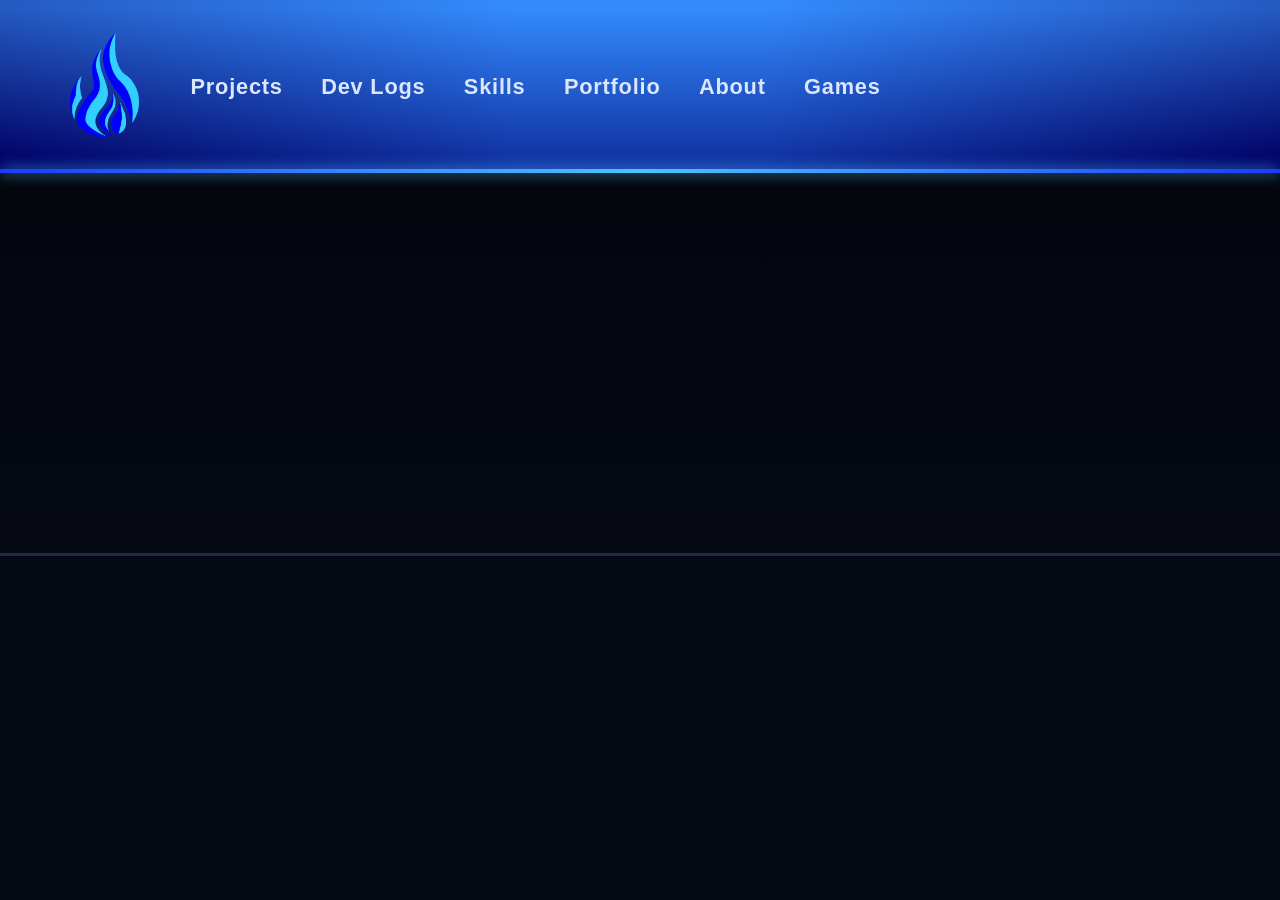
<file: projects/project.html>
<!DOCTYPE html>
<!-- Version: v0.2.4.3.0 -->
<html lang="en">
<head>
  <meta charset="UTF-8" />
  <meta name="viewport" content="width=device-width, initial-scale=1.0" />
  <title>BlueFire Games | Project</title>

  <link rel="stylesheet" href="/style.css" />

  <style>
    /* Additional page-specific styling */

    .task-section {
      margin-top: 40px;
      padding: 20px;
      background: #0f1a33;
      border: 1px solid #1a2a4a;
      border-radius: 10px;
    }

    .task-header {
      display: flex;
      justify-content: space-between;
      align-items: center;
      margin-bottom: 18px;
    }

    .task-title {
      font-size: 1.35rem;
      color: #4fc3ff;
      font-weight: 600;
    }

    .task-count {
      font-size: 0.95rem;
      color: #7fa4d6;
      margin-left: 12px;
    }

    .task-link {
      color: #6faaff;
      text-decoration: none;
      font-size: 0.95rem;
    }

    /* Devlog card grid */
    .devlog-grid {
      display: grid;
      grid-template-columns: repeat(auto-fill, minmax(min(100%, 260px), 1fr));
      gap: 18px;
    }

    .devlog-card {
      background: #0a1226;
      border: 1px solid #1a2a4a;
      border-radius: 10px;
      padding: 14px;
      display: flex;
      flex-direction: column;
      transition: 0.25s ease;
      text-decoration: none;
    }

    .devlog-card:hover {
      transform: scale(1.02);
      border-color: #4fc3ff;
      box-shadow: 0 0 12px rgba(79, 195, 255, 0.35);
    }

    .devlog-thumb {
      width: 100%;
      height: 140px;
      object-fit: cover;
      border-radius: 8px;
      border: 1px solid #1a2a4a;
      margin-bottom: 12px;
      background: #0f1a33;
    }

    .devlog-title {
      font-size: 1.05rem;
      color: #d8e2f3;
      margin-bottom: 6px;
    }

    .devlog-date {
      font-size: 0.85rem;
      color: #9bb3d6;
    }

    .devlog-count-total {
      margin-top: 10px;
      font-size: 1rem;
      color: #7fa4d6;
    }

    @media (max-width: 680px) {
      .task-section {
        margin-top: 24px;
        padding: 14px;
      }

      .task-header {
        align-items: flex-start;
        flex-wrap: wrap;
        gap: 10px;
      }

      .task-title {
        font-size: 1.15rem;
      }

      .devlog-grid {
        gap: 14px;
      }
    }
  </style>
</head>

<body>

<div id="nav-placeholder"></div>

<!-- HERO BANNER -->
<div id="hero" class="hero">
  <div class="hero-overlay"></div>
</div>

<!-- MAIN CONTENT -->
<div class="content-container fade-section" id="content">

  <h1 class="content-title" id="project-title"></h1>
  <div class="content-date" id="project-desc"></div>

  <div class="devlog-count-total" id="project-devlog-count"></div>

  <div id="task-sections"></div>

  <!-- Return to Projects -->
  <div class="project-return-card">
    <a href="/projects/index.html" class="project-return-link">
      <div class="project-return-layout">
        <img id="return-thumb" class="project-return-thumb" />
        <div class="project-return-text">
          <div class="project-return-title">Back to Projects</div>
          <div class="project-return-name" id="return-name"></div>
        </div>
      </div>
    </a>
  </div>

</div>

<script src="/components/loader.js"></script>
<script>
// Load navigation
fetch("/nav.html")
  .then(r => r.text())
  .then(html => {
    document.getElementById("nav-placeholder").innerHTML = html;
  });

function formatDate(dateStr) {
  if (!dateStr) return "";
  const d = new Date(dateStr);
  return d.toLocaleDateString(undefined, {
    year: "numeric",
    month: "short",
    day: "numeric"
  });
}

async function loadProject() {
  const params = new URLSearchParams(window.location.search);
  const id = params.get("id");
  if (!id) return;

  const WORKER = "https://bluefire-notion.jfedders6.workers.dev";

  // Fetch project
  const projectRes = await fetch(`${WORKER}/project?id=${id}`);
  const project = await projectRes.json();

  // Fetch all devlogs (fast list)
  const devlogRes = await fetch(`${WORKER}/devlogs`);
  const allDevlogs = await devlogRes.json();

  // Populate hero
  const hero = document.getElementById("hero");
  if (project.thumbnail) {
    hero.style.backgroundImage = `url('${project.thumbnail}')`;
  } else {
    hero.classList.add("project-placeholder");

    const logo = document.createElement("img");
    logo.className = "project-placeholder-logo";
    logo.src = "/assets/BlueFire_Logo_square.png";
    logo.alt = "";

    const label = document.createElement("span");
    label.className = "project-placeholder-label";
    label.textContent = "Coming Soon...";

    hero.appendChild(logo);
    hero.appendChild(label);
  }

  // Title + description
  document.getElementById("project-title").textContent = project.title;
  document.getElementById("project-desc").textContent = project.description;

  // Return card
  const returnThumb = createProjectThumbnail(
    project.thumbnail,
    project.title,
    "project-return-thumb"
  );
  document.getElementById("return-thumb").replaceWith(returnThumb);
  document.getElementById("return-name").textContent = project.title;

  // Count total devlogs
  const totalDevlogs = project.tasks.reduce(
    (sum, t) => sum + t.sessions.length,
    0
  );
  document.getElementById("project-devlog-count").textContent =
    `${totalDevlogs} Dev Logs`;

  // Build task sections
  const container = document.getElementById("task-sections");

  project.tasks.forEach(task => {
    const section = document.createElement("div");
    section.className = "task-section";

    // Header
    const header = document.createElement("div");
    header.className = "task-header";

    const title = document.createElement("div");
    title.className = "task-title";
    title.textContent = task.title;

    const count = document.createElement("div");
    count.className = "task-count";
    count.textContent = `${task.sessions.length} Dev Logs`;

    const link = document.createElement("a");
    link.className = "task-link";
    link.href = `/tasks/task.html?id=${task.id}`;
    link.textContent = "View Task";

    const left = document.createElement("div");
    left.style.display = "flex";
    left.style.alignItems = "center";
    left.appendChild(title);
    left.appendChild(count);

    header.appendChild(left);
    header.appendChild(link);

    // Devlog grid
    const grid = document.createElement("div");
    grid.className = "devlog-grid";

    // Filter devlogs by session IDs
    const sessionIds = task.sessions.map(s => s.id.replace(/-/g, ""));
    const taskDevlogs = allDevlogs.filter(d => sessionIds.includes(d.id));

    taskDevlogs.forEach(d => {
      const card = document.createElement("a");
      card.className = "devlog-card";
      card.href = `/devlogs/devlog.html?id=${d.id}`;

      const thumb = createThumbnailMedia(d.thumbnail, d.title, "devlog-thumb", { playOnHover: true });

      const dTitle = document.createElement("div");
      dTitle.className = "devlog-title";
      dTitle.textContent = d.title;

      const dDate = document.createElement("div");
      dDate.className = "devlog-date";
      dDate.textContent = formatDate(d.date);

      card.appendChild(thumb);
      card.appendChild(dTitle);
      card.appendChild(dDate);

      grid.appendChild(card);
    });

    section.appendChild(header);
    section.appendChild(grid);

    container.appendChild(section);
  });

  // Fade in
  setTimeout(() => {
    document.getElementById("content").classList.add("visible");
  }, 50);
}

loadProject();
</script>

</body>
</html>
</file>
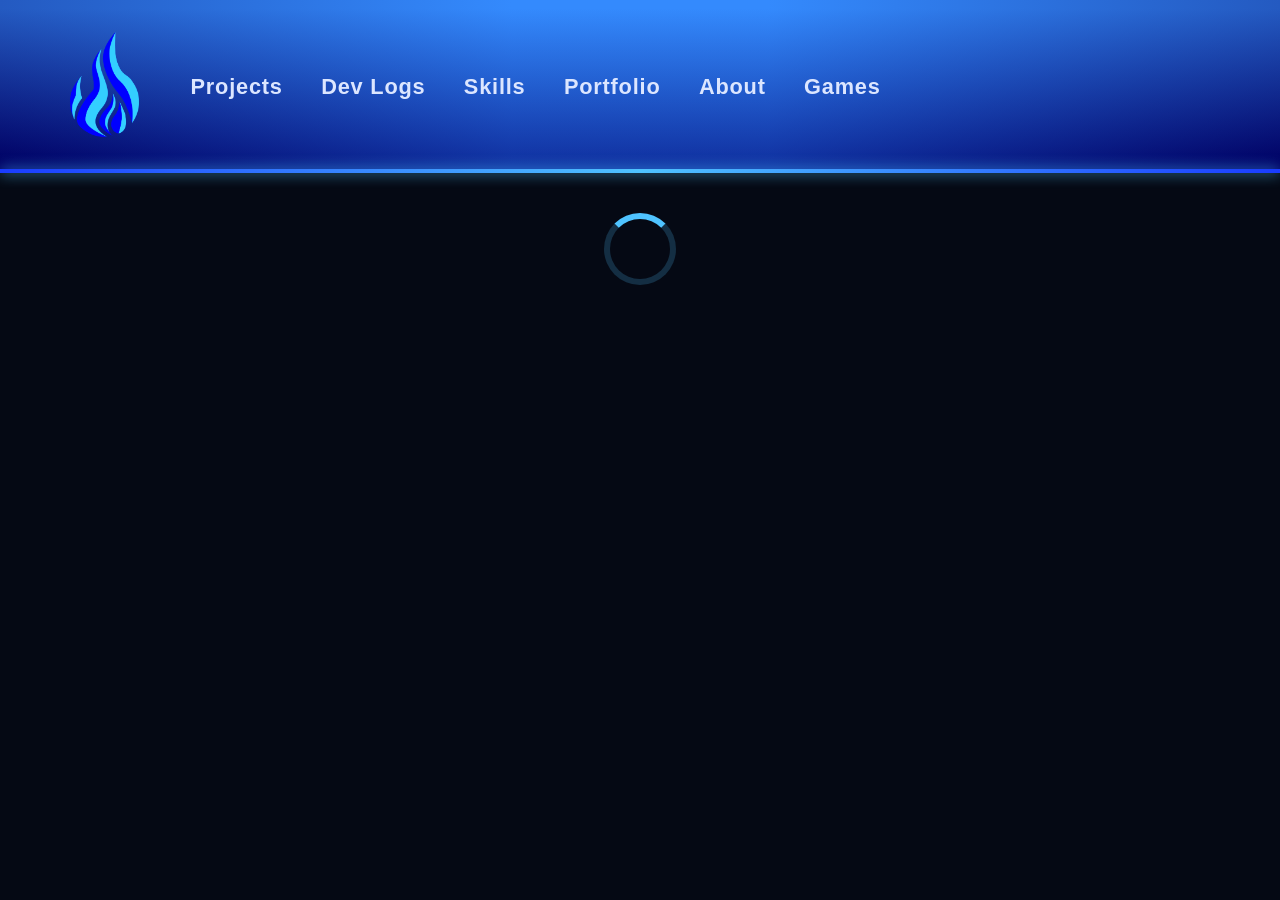
<file: tasks/task.html>
<!DOCTYPE html>
<!-- Version: v0.2.4.2.0 -->
<html lang="en">
<head>
  <meta charset="UTF-8" />
  <meta name="viewport" content="width=device-width, initial-scale=1.0" />
  <title>BlueFire Games | Task</title>

  <link rel="stylesheet" href="/style.css" />

  <style>
    /* Task-specific styling */

    .devlog-grid {
      display: grid;
      grid-template-columns: repeat(auto-fill, minmax(min(100%, 260px), 1fr));
      gap: 18px;
      margin-top: 20px;
    }

    .devlog-card {
      background: #0a1226;
      border: 1px solid #1a2a4a;
      border-radius: 10px;
      padding: 14px;
      display: flex;
      flex-direction: column;
      transition: 0.25s ease;
      text-decoration: none;
    }

    .devlog-card:hover {
      transform: scale(1.02);
      border-color: #4fc3ff;
      box-shadow: 0 0 12px rgba(79, 195, 255, 0.35);
    }

    .devlog-thumb {
      width: 100%;
      height: 140px;
      object-fit: cover;
      border-radius: 8px;
      border: 1px solid #1a2a4a;
      margin-bottom: 12px;
      background: #0f1a33;
    }

    .devlog-title {
      font-size: 1.05rem;
      color: #d8e2f3;
      margin-bottom: 6px;
    }

    .devlog-date {
      font-size: 0.85rem;
      color: #9bb3d6;
    }

    .devlog-count-total {
      margin-top: 10px;
      font-size: 1rem;
      color: #7fa4d6;
    }

    /* EXACT devlog.html footer styling */
    .project-footer {
      margin-top: 40px;
      padding: 20px;
      background: #0f1a33;
      border: 1px solid #1a2a4a;
      border-radius: 10px;
      display: flex;
      gap: 20px;
      align-items: center;
    }

    .project-thumb {
      width: 120px;
      height: 120px;
      object-fit: cover;
      border-radius: 8px;
      border: 1px solid #1a2a4a;
    }

    .project-info h2 {
      margin: 0;
      color: #4fc3ff;
    }

    .project-info p {
      margin: 6px 0 12px 0;
      color: #9bb3d6;
    }

    .project-link {
      color: #6faaff;
      text-decoration: none;
      font-weight: bold;
    }

    .project-link:hover {
      text-decoration: underline;
    }

    @media (max-width: 680px) {
      .devlog-grid {
        gap: 14px;
      }

      .content-container {
        margin: 20px 10px;
      }
    }
  </style>
</head>

<body>

<div id="nav-placeholder"></div>

<!-- LOADER -->
<div class="section-loader" id="loader">
  <div class="loader"></div>
</div>

<!-- MAIN CONTENT -->
<div class="content-container fade-section" id="content" style="display:none;">

  <h1 class="content-title" id="task-title"></h1>
  <div class="content-date" id="task-desc"></div>

  <div class="devlog-count-total" id="task-devlog-count"></div>

  <div id="devlog-grid" class="devlog-grid"></div>

  <!-- EXACT devlog.html footer -->
  <section id="project-footer" class="project-footer" style="display:none;">
    <img id="project-thumb" class="project-thumb" />
    <div class="project-info">
      <h2 id="project-title"></h2>
      <p id="project-desc"></p>
      <a id="project-link" class="project-link">View Project</a>
    </div>
  </section>

</div>

<script src="/components/loader.js"></script>
<script>
// Load navigation
fetch("/nav.html")
  .then(r => r.text())
  .then(html => {
    document.getElementById("nav-placeholder").innerHTML = html;
  });

function formatDate(dateStr) {
  if (!dateStr) return "";
  const d = new Date(dateStr);
  return d.toLocaleDateString(undefined, {
    year: "numeric",
    month: "short",
    day: "numeric"
  });
}

async function loadTask() {
  const params = new URLSearchParams(window.location.search);
  const id = params.get("id");
  if (!id) return;

  const WORKER = "https://bluefire-notion.jfedders6.workers.dev";

  // Fetch task
  const taskRes = await fetch(`${WORKER}/task?id=${id}`);
  const task = await taskRes.json();

  // Fetch all devlogs (fast list)
  const devlogRes = await fetch(`${WORKER}/devlogs`);
  const allDevlogs = await devlogRes.json();

  // Title + description
  document.getElementById("task-title").textContent = task.title;
  document.getElementById("task-desc").textContent = task.description;

  // Devlog count
  document.getElementById("task-devlog-count").textContent =
    `${task.devlogs.length} Dev Logs`;

  // Build devlog grid
  const grid = document.getElementById("devlog-grid");

  const sessionIds = task.devlogs.map(d => d.id.replace(/-/g, ""));
  const taskDevlogs = allDevlogs.filter(d => sessionIds.includes(d.id));

  taskDevlogs.forEach(d => {
    const card = document.createElement("a");
    card.className = "devlog-card";
    card.href = `/devlogs/devlog.html?id=${d.id}`;

    const thumb = createThumbnailMedia(d.thumbnail, d.title, "devlog-thumb", { playOnHover: true });

    const dTitle = document.createElement("div");
    dTitle.className = "devlog-title";
    dTitle.textContent = d.title;

    const dDate = document.createElement("div");
    dDate.className = "devlog-date";
    dDate.textContent = formatDate(d.date);

    card.appendChild(thumb);
    card.appendChild(dTitle);
    card.appendChild(dDate);

    grid.appendChild(card);
  });

  // PROJECT FOOTER (using fast devlog list)
  if (taskDevlogs.length > 0 && taskDevlogs[0].projectId) {
    const projectId = taskDevlogs[0].projectId;

    const projectRes = await fetch(`${WORKER}/project?id=${projectId}`);
    const project = await projectRes.json();

    document.getElementById("project-title").textContent = project.title;
    document.getElementById("project-desc").textContent = project.description || "";
    document.getElementById("project-link").href =
      `/projects/project.html?id=${project.id}`;

    const projectThumb = createProjectThumbnail(
      project.thumbnail,
      project.title,
      "project-thumb"
    );
    document.getElementById("project-thumb").replaceWith(projectThumb);

    document.getElementById("project-footer").style.display = "flex";
  }

  // Hide loader, show content
  document.getElementById("loader").style.display = "none";
  const content = document.getElementById("content");
  content.style.display = "block";

  setTimeout(() => {
    content.classList.add("visible");
  }, 50);
}

loadTask();
</script>

</body>
</html>
</file>
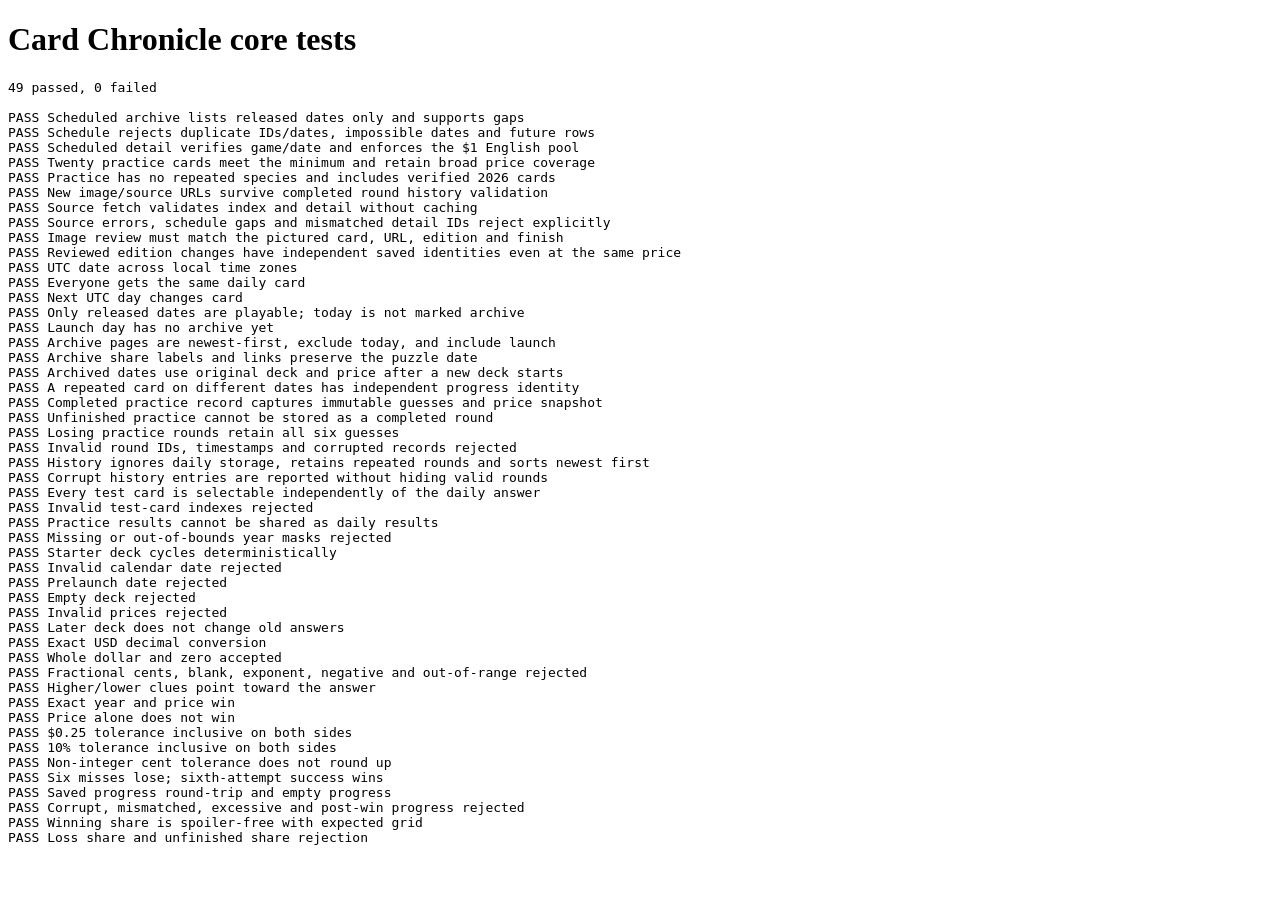
<file: tests/card-chronicle.html>
<!DOCTYPE html>
<html lang="en">
<head><meta charset="UTF-8"><title>Card Chronicle core tests</title></head>
<body>
    <h1>Card Chronicle core tests</h1>
    <pre id="results">Running...</pre>
    <script type="module" src="./card-chronicle.test.js"></script>
</body>
</html>
</file>
<file: style.css>
/* Version: v0.2.4.2.0 */
/* BlueFire Name Accent */
.bfgName {
    color: #0032C6;
}

/* Basic reset */
body {
    margin: 0;
    font-family: Arial, sans-serif;
    background: #050914;
    color: #d8e2f3;
}

/* ============================================================
   NAVIGATION BAR — UPDATED & MODERNIZED
   ============================================================ */

.navbar {
    display: flex;
    justify-content: flex-start;
    align-items: center;
    gap: clamp(24px, 4vw, 70px);

    background:
        linear-gradient(90deg, rgba(0,0,100,0.4) 0%, rgba(40,120,250,0.4) 40%, rgba(40,120,250,0.4) 60%, rgba(0,0,100,0.4) 100%),
        linear-gradient(180deg, rgba(60,150,255,1) 5%, rgba(0,0,100,1) 95%),
        rgba(100,0,0,100);

    padding: 32px 70px;
    width: 100%;
    box-sizing: border-box;

    position: sticky;
    top: 0;
    z-index: 999;

    transition: opacity 0.35s ease;
}

.navbar.hidden {
    opacity: 0.25;
}

.navbar::after {
    content: "";
    position: absolute;
    bottom: 0;
    left: 0;
    height: 4px;
    width: 100%;
    background: linear-gradient(90deg, #1a3cff, #4fc3ff, #1a3cff);
    box-shadow: 0 0 14px #4fc3ff;
    animation: neonFlow 4s linear infinite;
}

@keyframes neonFlow {
    0% { background-position: 0% 0; }
    100% { background-position: 200% 0; }
}

.nav-logo-img {
    height: 105px;
    width: auto;
    transition: transform 0.25s ease;
}

.nav-logo-img:hover {
    transform: scale(1.05);
}

.nav-right {
    display: flex;
    flex-wrap: wrap;
    gap: clamp(18px, 3vw, 48px);
    align-items: center;
}

.nav-item {
    color: #dce6ff;
    text-decoration: none;
    font-size: clamp(1.2rem, 1.7vw, 1.55rem);
    font-weight: 800;
    letter-spacing: 0.8px;
    position: relative;
    transition: color 0.2s ease;
}

.nav-item::after {
    content: "";
    position: absolute;
    left: 0;
    bottom: -8px;
    width: 0%;
    height: 3px;
    background: #4fc3ff;
    box-shadow: 0 0 10px #4fc3ff;
    transition: width 0.25s ease;
}

.nav-item:hover {
    color: #ffffff;
}

.nav-item:hover::after {
    width: 100%;
}

/* ============================================================
   PAGE CONTENT
   ============================================================ */

main {
    padding: 40px;
}

/* ============================================================
   SECTION-LEVEL LOADER
   ============================================================ */

.section-loader {
    display: flex;
    justify-content: center;
    align-items: center;
    padding: 40px 0;
}

.loader {
    width: 60px;
    height: 60px;
    border: 6px solid rgba(79, 195, 255, 0.2);
    border-top-color: #4fc3ff;
    border-radius: 50%;
    animation: spin 0.8s linear infinite;
}

.image-loader {
    position: relative;
    overflow: hidden;
    background: #0f1a33;
}

.image-loader > .loader {
    position: absolute;
    top: 50%;
    left: 50%;
    width: 38px;
    height: 38px;
    margin: -19px 0 0 -19px;
    z-index: 1;
}

.image-loader > img,
.image-loader > video {
    opacity: 0;
    transition: opacity 0.25s ease;
}

.video-loading-label {
    position: absolute;
    top: calc(50% + 32px);
    left: 8px;
    right: 8px;
    z-index: 1;
    color: #9bb3d6;
    font-size: 0.72rem;
    font-weight: 700;
    letter-spacing: 0.04rem;
    text-align: center;
    text-transform: uppercase;
}

.image-loader.loaded > .loader,
.image-loader.loaded > .video-loading-label {
    display: none;
}

.image-loader.loaded > img,
.image-loader.loaded > video {
    opacity: 1;
}

.devlog-card > .image-loader {
    width: 100%;
    height: 140px;
    margin-bottom: 12px;
    border: 1px solid #1a2a4a;
    border-radius: 8px;
    box-sizing: border-box;
}

.image-loader > .devlog-thumb {
    width: 100%;
    height: 100%;
    margin: 0;
    border: 0;
    border-radius: inherit;
    object-fit: cover;
}

.hover-video-thumb {
    position: relative;
    overflow: hidden;
    background: #0f1a33;
}

.hover-video-thumb > .hover-video-still,
.hover-video-thumb > .hover-video-clip {
    display: block;
    width: 100%;
    height: 100%;
}

.hover-video-thumb > .hover-video-clip {
    position: absolute;
    inset: 0;
    object-fit: cover;
    opacity: 0;
    transition: opacity 0.25s ease;
    pointer-events: none;
}

.hover-video-thumb.playing.clip-ready > .hover-video-clip {
    opacity: 1;
}

@media (prefers-reduced-motion: reduce) {
    .hover-video-thumb > .hover-video-clip {
        transition: none;
    }
}

.project-placeholder {
    position: relative;
    overflow: hidden;
    background:
        radial-gradient(circle at 50% 42%, rgba(79, 195, 255, 0.2), transparent 42%),
        linear-gradient(145deg, #0f1a33, #07101f);
}

.project-placeholder > .project-placeholder-logo {
    position: absolute;
    top: 46%;
    left: 50%;
    width: min(34%, 140px);
    height: auto;
    object-fit: contain;
    transform: translate(-50%, -50%);
    filter: drop-shadow(0 0 16px rgba(79, 195, 255, 0.45));
}

.project-placeholder > .project-placeholder-label {
    position: absolute;
    left: 12px;
    right: 12px;
    bottom: 12px;
    color: #cfeeff;
    font-size: 0.85rem;
    font-weight: 800;
    letter-spacing: 0.08rem;
    text-align: center;
    text-transform: uppercase;
}

.project-thumb.project-placeholder > .project-placeholder-label {
    bottom: 6px;
    font-size: 0.62rem;
    letter-spacing: 0.04rem;
}

.project-return-thumb.project-placeholder > .project-placeholder-logo {
    top: 50%;
    width: 58%;
}

.project-return-thumb.project-placeholder > .project-placeholder-label {
    display: none;
}

@keyframes spin {
    to { transform: rotate(360deg); }
}

/* ============================================================
   SECTION FADE-IN
   ============================================================ */

.fade-section {
    opacity: 0;
    transition: opacity 0.4s ease;
}

.fade-section.visible {
    opacity: 1;
}

/* ============================================================
   GLOBAL HERO BANNER
   ============================================================ */

.hero {
    position: relative;
    height: 380px;
    background-size: cover;
    background-position: center;
    border-bottom: 3px solid #1a2a4a;
}

.hero-overlay {
    position: absolute;
    inset: 0;
    background: linear-gradient(to bottom, rgba(0,0,0,0.35), #050914);
}

/* ============================================================
   GLOBAL CONTENT CONTAINERS (devlogs, tasks, projects)
   ============================================================ */

.content-container {
    max-width: 900px;
    margin: 40px auto;
    padding: 20px;
    background: #0a1226;
    border-radius: 12px;
    border: 1px solid #1a2a4a;
}

.content-title {
    color: #4fc3ff;
    margin-bottom: 10px;
}

.content-date {
    color: #9bb3d6;
    margin-bottom: 25px;
    font-size: 1.05rem;
}

/* ============================================================
   GLOBAL NOTION BLOCK STYLING
   ============================================================ */

.block {
    color: #d8e2f3;
    line-height: 1.55;
    margin: 12px 0;
}

.block a {
    color: #6faaff;
}

.block code {
    background: #0f1a33;
    padding: 2px 4px;
    border-radius: 4px;
    color: #ffdf88;
}

.block img {
    max-width: 100%;
    border-radius: 8px;
    margin: 12px 0;
}

.quote {
    border-left: 4px solid #4fc3ff;
    padding-left: 12px;
    margin: 12px 0;
    color: #b8c7e0;
}

.callout {
    display: flex;
    background: #0f1a33;
    border: 1px solid #1a2a4a;
    padding: 12px;
    border-radius: 8px;
    margin: 12px 0;
}

.callout-icon {
    margin-right: 10px;
    font-size: 1.4rem;
}

.toggle-summary {
    cursor: pointer;
    color: #6faaff;
    margin-bottom: 6px;
}

.toggle-children {
    margin-left: 15px;
}

/* ============================================================
   GLOBAL COLUMN LAYOUT
   ============================================================ */

.devlog-columns,
.task-columns,
.project-columns {
    display: flex;
    gap: 20px;
    margin: 16px 0;
}

.devlog-column,
.task-column,
.project-column {
    flex: 1;
}

/* ============================================================
   GLOBAL PROJECT RETURN CARD
   ============================================================ */

.project-return-card {
    margin-top: 40px;
    padding: 16px;
    background: #0f1a33;
    border: 1px solid #1a2a4a;
    border-radius: 10px;
}

.project-return-link {
    text-decoration: none;
    display: block;
    color: #ffffff !important;
}

.project-return-title {
    font-size: 1.1rem;
    font-weight: 600;
    color: #4fc3ff;
}

.project-return-name {
    font-size: 0.95rem;
    color: #9bb3d6;
    margin-top: 4px;
}

/* ============================================================
   GLOBAL PROJECT RETURN CARD — WITH THUMBNAIL
   ============================================================ */

.project-return-layout {
    display: flex;
    align-items: center;
    gap: 14px;
}

.project-return-thumb {
    width: 70px;
    height: 70px;
    object-fit: cover;
    border-radius: 6px;
    border: 1px solid #1a2a4a;
}

.project-return-text {
    display: flex;
    flex-direction: column;
}

@media (max-width: 1100px) {
    .navbar {
        gap: 24px;
        padding: 20px 28px;
    }

    .nav-logo-img {
        height: 76px;
    }

    .nav-right {
        gap: clamp(14px, 2.8vw, 30px);
    }

    .nav-item {
        font-size: 1.2rem;
        letter-spacing: 0;
    }
}

@media (max-width: 680px) {
    .navbar {
        flex-direction: column;
        align-items: center;
        gap: 8px;
        padding: 12px 14px 16px;
    }

    .nav-logo-img {
        height: 54px;
    }

    .nav-right {
        width: 100%;
        justify-content: center;
        flex-wrap: wrap;
        column-gap: clamp(10px, 3vw, 18px);
        row-gap: 8px;
    }

    .nav-item {
        font-size: 0.95rem;
        line-height: 1.3;
    }

    .nav-item::after {
        bottom: -3px;
    }

    main {
        padding: 24px 16px;
    }

    .hero {
        height: 260px;
    }

    .content-container {
        margin: 20px 10px;
        padding: 16px;
        box-sizing: border-box;
    }

    .devlog-columns,
    .task-columns,
    .project-columns {
        flex-direction: column;
        gap: 14px;
    }

    .devlog-column,
    .task-column,
    .project-column {
        min-width: 0;
        width: 100%;
    }

    .project-footer {
        flex-wrap: wrap;
        align-items: flex-start;
        box-sizing: border-box;
    }

    .project-info {
        min-width: 0;
        overflow-wrap: anywhere;
    }

    .project-return-layout {
        align-items: flex-start;
    }

    .devlog-nav {
        gap: 16px;
        flex-wrap: wrap;
    }

    .video-embed,
    .video-file {
        display: block;
        width: 100%;
        height: auto;
        aspect-ratio: 16 / 9;
    }
}

@media (hover: none) {
    .nav-logo-img:hover,
    .project-card:hover,
    .devlog-card:hover,
    .skill-card:hover {
        transform: none;
    }
}
</file>
<file: games/games.css>
/* Version: v0.2.4.1.1 */
.games-page { max-width: 1080px; margin: auto; padding: 48px 24px 80px; }
.games-page * { box-sizing: border-box; }
.games-page h1 { font-size: clamp(2rem, 5vw, 3.6rem); line-height: 1.1; margin: 12px 0 20px; color: #f0f7ff; }
.games-page h2 { font-size: 1.8rem; color: #f0f7ff; }
.games-page h3 { font-size: 1.45rem; color: #f0f7ff; margin-top: 16px; }
.games-page p { line-height: 1.7; }
.games-page section { margin-top: 60px; scroll-margin-top: 210px; }
.games-hero { padding: 32px 0 48px; max-width: 800px; }
.eyebrow { color: #4fc3ff; font-size: .78rem; font-weight: 800; text-transform: uppercase; letter-spacing: .12em; }
.muted { color: #9bb3d6; }
.game-button { display: inline-flex; align-items: center; justify-content: center; min-height: 44px; padding: 12px 20px; border: 1px solid #4fc3ff; border-radius: 6px; background: #4fc3ff; color: #07111e; font: inherit; font-weight: 800; text-decoration: none; cursor: pointer; }
.game-button:hover { background: #a7e2ff; }
.game-button:disabled { opacity: .5; cursor: not-allowed; }
.games-page :focus-visible { outline: 3px solid #f0cf68; outline-offset: 4px; }
.text-link { color: #86d5ff; display: inline-block; padding: 12px 0; }
.games-hero .text-link { margin-left: 20px; }
.game-feature { display: grid; grid-template-columns: .8fr 1fr; gap: 36px; align-items: center; border: 1px solid #243956; border-radius: 16px; background: #0a1226; padding: 28px; }
.game-badge { color: #a7e2ff; background: #132c48; border-radius: 20px; padding: 6px 12px; font-size: .78rem; display: inline-block; }
.chronicle-cover { display: grid; justify-items: center; gap: 28px; padding: 36px 16px; background: radial-gradient(ellipse at center, #124b80, #080f20 75%); border-radius: 12px; color: #86d5ff; font-size: .75rem; letter-spacing: .12em; }
.cover-card { display: grid; place-items: center; width: 140px; height: 190px; transform: rotate(-8deg); border: 3px solid #86d5ff; border-radius: 12px; box-shadow: 12px 12px 0 #142b49, 0 0 40px #1b5d95; font-size: 5rem; color: #f0cf68; }
.studio-panel { display: flex; gap: 28px; align-items: center; border-top: 1px solid #243956; padding-top: 24px; }
.studio-panel img { object-fit: contain; }
.game-heading { display: flex; gap: 16px; justify-content: space-between; align-items: center; flex-wrap: wrap; }
.game-heading h1 { font-size: clamp(2rem, 5vw, 3rem); }
.puzzle-layout { display: grid; grid-template-columns: .9fr 1.1fr; gap: 32px; margin-top: 24px; align-items: start; }
.art-panel, .guess-panel { background: #0a1226; padding: 24px; border: 1px solid #243956; border-radius: 14px; min-width: 0; }
.attempt-panel { grid-column: 2; min-width: 0; }
.chronicle-page .art-panel { grid-row: span 2; }
.chronicle-page .game-heading h1 { margin: 8px 0; }
.chronicle-page .pool-note { margin: 12px 0 20px; color: #9bb3d6; }
.chronicle-page #priced-variant { font-size: .85rem; line-height: 1.4; margin: 0 0 12px; }
.chronicle-page #daily-label { font-size: .85rem; margin: 12px 0; }
.chronicle-page .practice-note { font-size: .8rem; margin: 10px 0 0; }
.history-panel { margin-top: 32px; }
.history-panel > summary { cursor: pointer; color: #86d5ff; font-size: 1.1rem; font-weight: 700; padding: 12px 0; }
.card-display { position: relative; overflow: hidden; background: #13243b; border-radius: 8px; }
.card-display img { display: block; width: 100%; height: auto; }
.year-blur { position: absolute; backdrop-filter: blur(8px); -webkit-backdrop-filter: blur(8px); background: rgba(227, 202, 139, .2); pointer-events: none; }
@supports not ((backdrop-filter: blur(8px)) or (-webkit-backdrop-filter: blur(8px))) {
    .year-blur { background: #dbc583; }
}
[hidden] { display: none !important; }
.mode-controls, .practice-controls { display: flex; align-items: center; gap: 12px; flex-wrap: wrap; }
.mode-controls .game-button[aria-pressed="false"] { background: transparent; color: #86d5ff; }
.practice-panel { margin-top: 16px; padding: 16px; border: 1px solid #41617e; border-radius: 8px; background: #0a1226; }
.practice-panel p { margin-top: 0; }
.practice-controls label { display: flex; align-items: center; gap: 10px; }
.practice-controls select { min-height: 44px; padding: 8px; background: #050914; color: #f0f7ff; border: 1px solid #41617e; border-radius: 6px; font: inherit; }
.practice-controls input[type="date"] { min-height: 44px; min-width: 0; padding: 8px; background: #050914; color: #f0f7ff; border: 1px solid #41617e; border-radius: 6px; font: inherit; color-scheme: dark; }
.practice-controls label { flex-wrap: wrap; }
.history-list { display: grid; gap: 12px; margin: 20px 0; }
.history-entry { border: 1px solid #243956; border-radius: 8px; padding: 16px; background: #0a1226; overflow-wrap: anywhere; }
.history-entry p { margin: 8px 0; }
.history-entry summary { cursor: pointer; padding: 8px 0; color: #86d5ff; }
.games-page #archive-panel { margin-top: 20px; }
.guess-fields { display: grid; grid-template-columns: 1fr 1fr; gap: 14px; margin-bottom: 16px; }
.guess-fields label { display: grid; gap: 8px; font-weight: 700; }
.guess-fields input { min-width: 0; width: 100%; min-height: 48px; border: 1px solid #41617e; border-radius: 6px; padding: 12px; background: #050914; color: #f0f7ff; font: inherit; }
.guess-panel fieldset { border: 0; padding: 0; margin: 0; min-width: 0; }
.guess-panel legend { margin-bottom: 16px; font-weight: 800; }
.attempt-panel table { width: 100%; border-collapse: collapse; margin-top: 0; font-size: .9rem; }
.attempt-panel caption { text-align: left; margin-bottom: 12px; color: #9bb3d6; }
.attempt-panel th, .attempt-panel td { padding: 12px 6px; text-align: left; border-bottom: 1px solid #243956; }
.hint { display: block; margin-top: 5px; font-weight: 700; color: #f0cf68; font-size: .8rem; }
.hint.correct { color: #8de5b4; }
.notice { color: #f0cf68; }
.error { color: #ffadad; }
.answer-panel { border-left: 3px solid #4fc3ff; padding: 0 16px; margin-top: 24px; }
.share-output { width: 100%; min-height: 140px; background: #050914; color: #d8e2f3; padding: 12px; font: inherit; border: 1px solid #41617e; border-radius: 6px; margin-top: 12px; }
.rules { border-top: 1px solid #243956; padding-top: 24px; }
.rules li { line-height: 1.7; margin-bottom: 8px; }
.legal-note { font-size: .8rem; color: #9bb3d6; }
@media (max-width: 760px) {
    .game-feature, .puzzle-layout { grid-template-columns: 1fr; gap: 20px; }
    .games-page { padding: 24px 16px 48px; }
    .games-hero { padding-top: 16px; }
    .game-feature, .art-panel, .guess-panel { padding: 20px; }
    .studio-panel { flex-direction: column; align-items: flex-start; }
    .games-hero .text-link { margin-left: 0; display: block; }
    .chronicle-cover { padding: 24px; }
    .cover-card { width: 100px; height: 135px; font-size: 3rem; }
    .chronicle-page .puzzle-layout { grid-template-columns: minmax(110px, 1fr) minmax(145px, 1fr); gap: 12px; scroll-margin-top: 12px; }
    .chronicle-page .art-panel { grid-row: auto; padding: 6px; align-self: start; }
    .chronicle-page .guess-panel { padding: 12px; }
    .chronicle-page .attempt-panel { grid-column: 1 / -1; }
    .chronicle-page .guess-fields { grid-template-columns: 1fr; gap: 8px; margin-bottom: 10px; }
    .chronicle-page .guess-fields label { font-size: .8rem; gap: 4px; }
    .chronicle-page .guess-fields input { font-size: 16px; padding: 8px; min-height: 44px; }
    .chronicle-page .guess-panel legend { font-size: .85rem; margin-bottom: 8px; }
    .chronicle-page .guess-panel .game-button { width: 100%; padding: 10px 6px; font-size: .85rem; }
    .chronicle-page #game-status, .chronicle-page #guess-error { font-size: .8rem; line-height: 1.4; margin: 8px 0 0; }
    .chronicle-page #priced-variant { font-size: .75rem; margin-bottom: 8px; }
    .chronicle-page .mode-controls { display: grid; grid-template-columns: repeat(3, 1fr); gap: 8px; }
    .chronicle-page .mode-controls .game-button { font-size: .85rem; padding: 10px 6px; }
    .chronicle-page .game-heading .text-link { font-size: .85rem; }
    .chronicle-input-active .navbar { position: static; }
    .chronicle-input-active .card-display { max-height: calc(var(--game-viewport-height, 100svh) - 24px); width: fit-content; margin: auto; }
    .chronicle-input-active .card-display img { max-height: calc(var(--game-viewport-height, 100svh) - 24px); width: auto; max-width: 100%; object-fit: contain; }
}
</file>
<file: components/cards/card.css>
/* Version: v0.2.4.1.0 */
/* Shared card container */
.card {
  background: #0f1a33;
  border: 1px solid #1a2a4a;
  border-radius: 10px;
  padding: 14px;
  margin-bottom: 12px;
  color: #d8e2f3;
  display: flex;
  gap: 12px;
  cursor: pointer;
  transition: 0.15s ease;
}

.card:hover {
  background: #132044;
  border-color: #4fc3ff;
}

/* Thumbnail (for project + devlog cards) */
.card-thumb {
  width: 90px;
  height: 60px;
  border-radius: 6px;
  object-fit: cover;
  background: #1a2a4a;
}

/* Card text block */
.card-body {
  display: flex;
  flex-direction: column;
  justify-content: center;
}

.card-title {
  font-size: 1rem;
  font-weight: 600;
  color: #4fc3ff;
  margin-bottom: 4px;
}

.card-sub {
  font-size: 0.85rem;
  color: #9bb3d6;
}

/* Project footer / compact project card (matches devlog project footer) */
.project-footer {
  background: #0f1a33;
  border: 1px solid #1a2a4a;
  border-radius: 10px;
  padding: 12px;
  display: flex;
  gap: 12px;
  align-items: center;
  text-decoration: none;
  color: inherit;
}

.project-thumb {
  width: 140px;
  height: 90px;
  object-fit: cover;
  border-radius: 6px;
  border: 1px solid #1a2a4a;
  background: #0f1a33;
}

.project-info h2,
.project-info h2.project-title {
  color: #4fc3ff;
  margin: 0 0 6px 0;
  font-size: 1rem;
}

.project-info p {
  color: #9bb3d6;
  margin: 0 0 8px 0;
  font-size: 0.9rem;
}

.project-link {
  color: #4fc3ff;
  text-decoration: none;
  font-weight: 600;
}

/* Devlog card styling used on project pages */
.devlog-card {
  background: #0a1226;
  border: 1px solid #1a2a4a;
  border-radius: 10px;
  padding: 12px;
  display: flex;
  flex-direction: column;
  transition: 0.25s ease;
  text-decoration: none;
  color: inherit;
}

.devlog-card:hover {
  transform: scale(1.02);
  border-color: #4fc3ff;
  box-shadow: 0 0 12px rgba(79, 195, 255, 0.35);
}

.devlog-thumb {
  width: 100%;
  height: 140px;
  object-fit: cover;
  border-radius: 8px;
  border: 1px solid #1a2a4a;
  margin-bottom: 12px;
  background: #0f1a33;
}

.devlog-title {
  font-size: 1.05rem;
  color: #d8e2f3;
  margin-bottom: 6px;
}

.devlog-date {
  font-size: 0.85rem;
  color: #9bb3d6;
}

/* Hover animation for compact project card when used as a card */
.project-card:hover {
  transform: translateY(-6px) scale(1.01);
  border-color: #4fc3ff;
  box-shadow: 0 6px 20px rgba(79, 195, 255, 0.12);
}
</file>
<file: devlogs/devlog.css>
/* Version: v0.2.4.1.0 */
/* ============================================================================
   DEVLOG PAGE — ADDITIVE STYLES ONLY
   These styles sit on top of your global style.css without breaking anything.
============================================================================ */

/* HERO SECTION */
.hero-section {
    display: flex;
    gap: 20px;
    align-items: center;
    margin: 30px auto;
    max-width: 900px;
}

.devlog-hero-media {
    position: absolute;
    inset: 0;
    width: 100%;
    height: 100%;
    border: 0;
    border-radius: 0;
}

.devlog-hero-media > video {
    width: 100%;
    height: 100%;
    object-fit: cover;
}

.hero-img {
    width: 260px;
    height: 160px;
    object-fit: cover;
    border-radius: 8px;
    border: 1px solid #1a2a4a;
}

.hero-meta h1 {
    margin: 0;
    color: #4fc3ff;
}

.devlog-date {
    color: #9bb3d6;
    margin-top: 6px;
}

/* SERIES VIEWER */
.series-viewer {
    display: flex;
    gap: 12px;
    overflow-x: auto;
    margin: 20px auto 30px auto;
    max-width: 900px;
    padding-bottom: 10px;
}

.series-img {
    height: 150px;
    border-radius: 6px;
    border: 1px solid #1a2a4a;
    object-fit: cover;
}

/* DEVLOG BODY */
.devlog-body {
    max-width: 900px;
    margin: 0 auto;
}

.devlog-body img {
    border: 1px solid #1a2a4a;
    border-radius: 8px;
}

/* NEXT / PREV NAVIGATION */
.devlog-nav {
    display: flex;
    justify-content: space-between;
    max-width: 900px;
    margin: 40px auto;
}

.nav-btn {
    color: #4fc3ff;
    text-decoration: none;
    font-weight: 600;
}

/* PROJECT FOOTER */
.project-footer {
    max-width: 900px;
    margin: 50px auto;
    padding: 20px;
    background: #0f1a33;
    border: 1px solid #1a2a4a;
    border-radius: 10px;
    display: flex;
    gap: 20px;
    align-items: center;
}

.project-thumb {
    width: 140px;
    height: 90px;
    object-fit: cover;
    border-radius: 6px;
    border: 1px solid #1a2a4a;
}

.project-info h2 {
    color: #4fc3ff;
    margin: 0 0 6px 0;
}

.project-info p {
    color: #9bb3d6;
    margin: 0 0 10px 0;
}

.project-link {
    color: #4fc3ff;
    text-decoration: none;
    font-weight: 600;
}

.columns {
  display: flex;
  gap: 24px;
  margin: 20px 0;
}

.column {
  flex: 1;
  display: flex;
  flex-direction: column;
  gap: 16px;
}

.video-embed,
.video-file {
  width: 100%;
  max-width: 800px;
    height: auto;
    aspect-ratio: 16 / 9;
    display: block;
  border: none;
  border-radius: 8px;
  margin: 20px 0;
}

@media (max-width: 680px) {
    .hero-section {
        flex-direction: column;
        align-items: stretch;
        margin: 20px 14px;
    }

    .hero-img {
        width: 100%;
        max-width: 420px;
        height: auto;
        aspect-ratio: 13 / 8;
        margin: 0 auto;
    }

    .hero-meta {
        min-width: 0;
        overflow-wrap: anywhere;
    }

    .series-viewer {
        margin: 16px 10px 24px;
    }

    .series-img {
        height: 110px;
        flex: 0 0 auto;
    }

    .devlog-nav {
        margin: 24px 14px;
    }

    .columns {
        flex-direction: column;
        gap: 12px;
    }

    .video-embed,
    .video-file {
        max-width: 100%;
    }
}
</file>
<file: components/notion-feedback.css>
/* Version: v0.2.0.0.0 */
/* Shared styling for [Feedback]/[Response], [Technical Note], and [Video Label] blocks. */
.feedback-block {
  margin: 20px 0;
  padding: 16px 18px;
  background: #0f1a33;
  border: 1px solid #1a2a4a;
  border-left: 3px solid #4fc3ff;
  border-radius: 10px;
}

.feedback-label {
  color: #4fc3ff;
  font-size: 0.8rem;
  font-weight: 700;
  letter-spacing: 0.08rem;
  text-transform: uppercase;
  margin-bottom: 6px;
}

.feedback-text {
  color: #d8e2f3;
  margin: 0 0 12px 0;
  line-height: 1.55;
}

.feedback-block .response-label {
  color: #f3c969;
  font-size: 0.8rem;
  font-weight: 700;
  letter-spacing: 0.08rem;
  text-transform: uppercase;
  margin-bottom: 6px;
  padding-top: 10px;
  border-top: 1px dashed #1a2a4a;
}

.feedback-block .response-text {
  color: #b9c9ea;
  margin: 0;
  line-height: 1.55;
}

/* TECHNICAL NOTE */
.technical-note-block {
  position: relative;
  margin: 20px 0;
  padding: 16px 18px 16px 20px;
  background: linear-gradient(120deg, rgba(11, 72, 199, 0.16), rgba(12, 20, 34, 0.92));
  border: 1px solid #27466f;
  border-left: 3px solid #4fc3ff;
  border-radius: 10px;
}

.technical-note-label {
  display: flex;
  align-items: center;
  gap: 8px;
  color: #8ad4ff;
  font-size: 0.78rem;
  font-weight: 800;
  letter-spacing: 0.1rem;
  text-transform: uppercase;
  margin-bottom: 8px;
}

.technical-note-label::before {
  content: "\2699";
  font-size: 0.95rem;
}

.technical-note-text {
  color: #dbe8f8;
  margin: 0;
  line-height: 1.6;
  font-size: 0.97rem;
}

/* VIDEO LABEL */
.video-label-group {
  width: min(100%, 800px);
  margin: 24px 0;
  box-sizing: border-box;
}

.video-label-block {
  display: flex;
  align-items: center;
  gap: 8px;
  width: 100%;
  padding: 7px 13px;
  background: #101c33;
  border: 1px solid #22375a;
  border-bottom: none;
  border-radius: 7px 7px 0 0;
  box-sizing: border-box;
}

.video-label-block::before {
  content: "\25B6";
  color: #5f8ec2;
  font-size: 0.6rem;
}

.video-label-text {
  color: #9bb3d6;
  font-size: 0.76rem;
  font-weight: 600;
  letter-spacing: 0.06rem;
  text-transform: uppercase;
}

.video-label-group .video-embed,
.video-label-group .video-file,
.video-label-group iframe,
.video-label-group video {
  display: block;
  width: 100%;
  max-width: 100%;
  margin: 0;
  border: 1px solid #22375a;
  border-radius: 0 0 7px 7px;
  box-sizing: border-box;
}
</file>
